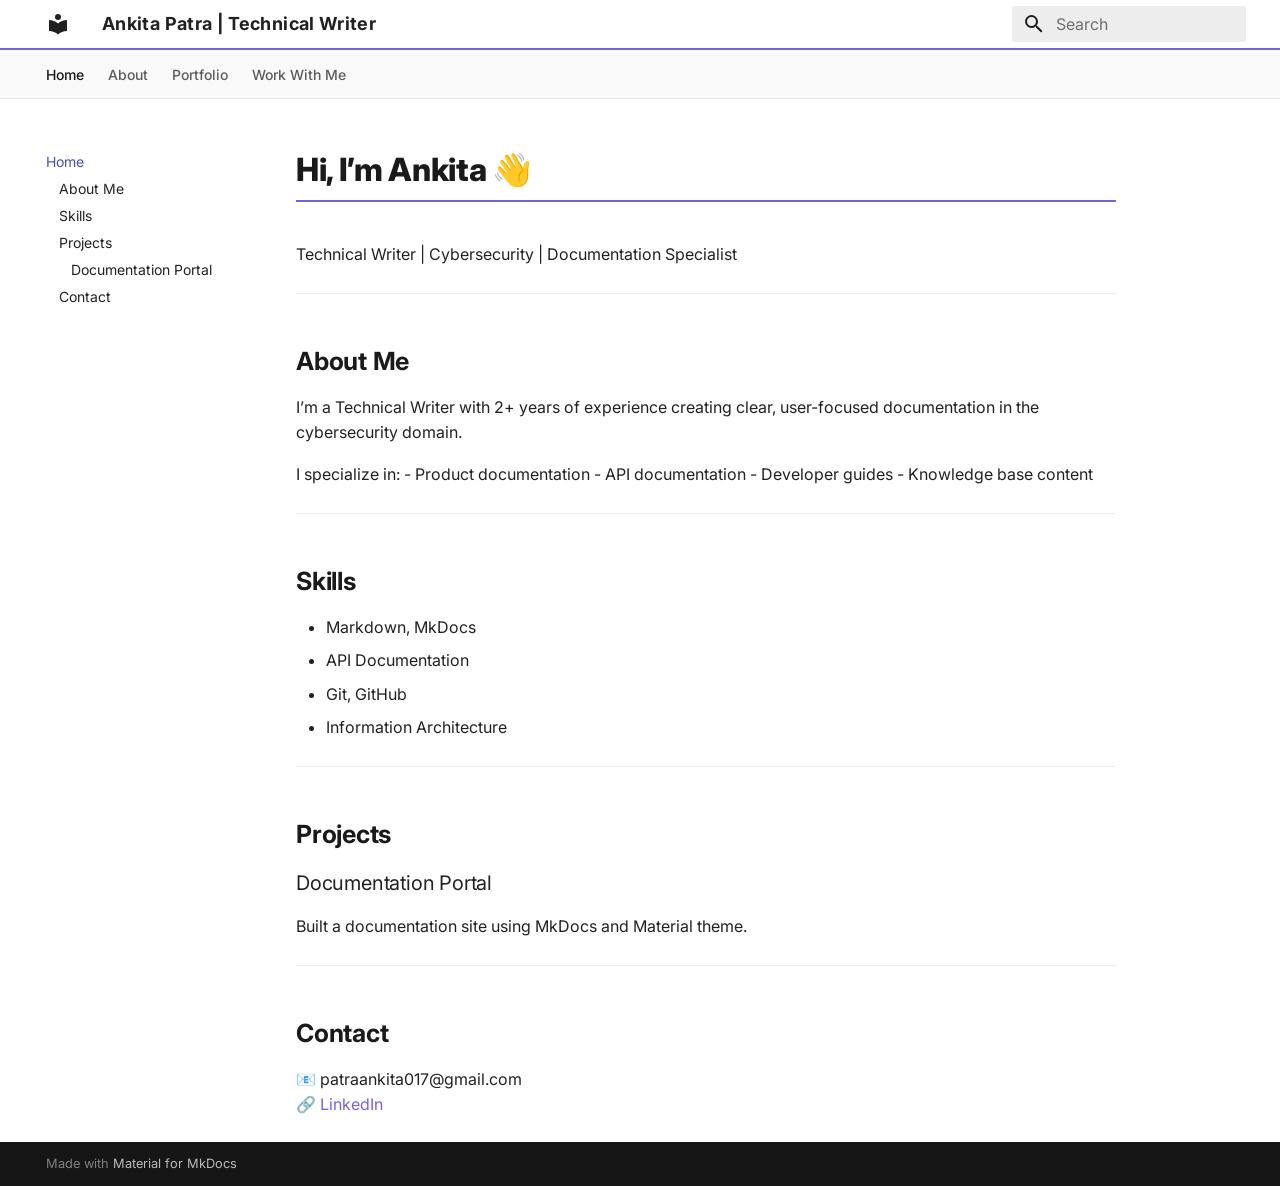
<file: index.html>
<!doctype html>
<html lang="en" class="no-js">
  <head>
    
      <meta charset="utf-8">
      <meta name="viewport" content="width=device-width,initial-scale=1">
      
        <meta name="description" content="Portfolio of Ankita, Technical Writer">
      
      
      
      
      
        <link rel="next" href="samples/kb-article/">
      
      
        
      
      
      <link rel="icon" href="assets/images/favicon.png">
      <meta name="generator" content="mkdocs-1.6.1, mkdocs-material-9.7.6">
    
    
      
        <title>Ankita Patra | Technical Writer</title>
      
    
    
      <link rel="stylesheet" href="assets/stylesheets/main.484c7ddc.min.css">
      
        
        <link rel="stylesheet" href="assets/stylesheets/palette.ab4e12ef.min.css">
      
      


    
    
      
    
    
      
        
        
        <link rel="preconnect" href="https://fonts.gstatic.com" crossorigin>
        <link rel="stylesheet" href="https://fonts.googleapis.com/css?family=Inter:300,300i,400,400i,700,700i%7CRoboto+Mono:400,400i,700,700i&display=fallback">
        <style>:root{--md-text-font:"Inter";--md-code-font:"Roboto Mono"}</style>
      
    
    
      <link rel="stylesheet" href="stylesheets/extra.css">
    
    <script>__md_scope=new URL(".",location),__md_hash=e=>[...e].reduce(((e,_)=>(e<<5)-e+_.charCodeAt(0)),0),__md_get=(e,_=localStorage,t=__md_scope)=>JSON.parse(_.getItem(t.pathname+"."+e)),__md_set=(e,_,t=localStorage,a=__md_scope)=>{try{t.setItem(a.pathname+"."+e,JSON.stringify(_))}catch(e){}}</script>
    
      

    
    
  </head>
  
  
    
    
    
    
    
    <body dir="ltr" data-md-color-scheme="default" data-md-color-primary="white" data-md-color-accent="green">
  
    
    <input class="md-toggle" data-md-toggle="drawer" type="checkbox" id="__drawer" autocomplete="off">
    <input class="md-toggle" data-md-toggle="search" type="checkbox" id="__search" autocomplete="off">
    <label class="md-overlay" for="__drawer"></label>
    <div data-md-component="skip">
      
        
        <a href="#hi-im-ankita" class="md-skip">
          Skip to content
        </a>
      
    </div>
    <div data-md-component="announce">
      
    </div>
    
    
      

<header class="md-header" data-md-component="header">
  <nav class="md-header__inner md-grid" aria-label="Header">
    <a href="." title="Ankita Patra | Technical Writer" class="md-header__button md-logo" aria-label="Ankita Patra | Technical Writer" data-md-component="logo">
      
  
  <svg xmlns="http://www.w3.org/2000/svg" viewBox="0 0 24 24"><path d="M12 8a3 3 0 0 0 3-3 3 3 0 0 0-3-3 3 3 0 0 0-3 3 3 3 0 0 0 3 3m0 3.54C9.64 9.35 6.5 8 3 8v11c3.5 0 6.64 1.35 9 3.54 2.36-2.19 5.5-3.54 9-3.54V8c-3.5 0-6.64 1.35-9 3.54"/></svg>

    </a>
    <label class="md-header__button md-icon" for="__drawer">
      
      <svg xmlns="http://www.w3.org/2000/svg" viewBox="0 0 24 24"><path d="M3 6h18v2H3zm0 5h18v2H3zm0 5h18v2H3z"/></svg>
    </label>
    <div class="md-header__title" data-md-component="header-title">
      <div class="md-header__ellipsis">
        <div class="md-header__topic">
          <span class="md-ellipsis">
            Ankita Patra | Technical Writer
          </span>
        </div>
        <div class="md-header__topic" data-md-component="header-topic">
          <span class="md-ellipsis">
            
              Home
            
          </span>
        </div>
      </div>
    </div>
    
      
    
    
    
    
      
      
        <label class="md-header__button md-icon" for="__search">
          
          <svg xmlns="http://www.w3.org/2000/svg" viewBox="0 0 24 24"><path d="M9.5 3A6.5 6.5 0 0 1 16 9.5c0 1.61-.59 3.09-1.56 4.23l.27.27h.79l5 5-1.5 1.5-5-5v-.79l-.27-.27A6.52 6.52 0 0 1 9.5 16 6.5 6.5 0 0 1 3 9.5 6.5 6.5 0 0 1 9.5 3m0 2C7 5 5 7 5 9.5S7 14 9.5 14 14 12 14 9.5 12 5 9.5 5"/></svg>
        </label>
        <div class="md-search" data-md-component="search" role="dialog">
  <label class="md-search__overlay" for="__search"></label>
  <div class="md-search__inner" role="search">
    <form class="md-search__form" name="search">
      <input type="text" class="md-search__input" name="query" aria-label="Search" placeholder="Search" autocapitalize="off" autocorrect="off" autocomplete="off" spellcheck="false" data-md-component="search-query" required>
      <label class="md-search__icon md-icon" for="__search">
        
        <svg xmlns="http://www.w3.org/2000/svg" viewBox="0 0 24 24"><path d="M9.5 3A6.5 6.5 0 0 1 16 9.5c0 1.61-.59 3.09-1.56 4.23l.27.27h.79l5 5-1.5 1.5-5-5v-.79l-.27-.27A6.52 6.52 0 0 1 9.5 16 6.5 6.5 0 0 1 3 9.5 6.5 6.5 0 0 1 9.5 3m0 2C7 5 5 7 5 9.5S7 14 9.5 14 14 12 14 9.5 12 5 9.5 5"/></svg>
        
        <svg xmlns="http://www.w3.org/2000/svg" viewBox="0 0 24 24"><path d="M20 11v2H8l5.5 5.5-1.42 1.42L4.16 12l7.92-7.92L13.5 5.5 8 11z"/></svg>
      </label>
      <nav class="md-search__options" aria-label="Search">
        
        <button type="reset" class="md-search__icon md-icon" title="Clear" aria-label="Clear" tabindex="-1">
          
          <svg xmlns="http://www.w3.org/2000/svg" viewBox="0 0 24 24"><path d="M19 6.41 17.59 5 12 10.59 6.41 5 5 6.41 10.59 12 5 17.59 6.41 19 12 13.41 17.59 19 19 17.59 13.41 12z"/></svg>
        </button>
      </nav>
      
    </form>
    <div class="md-search__output">
      <div class="md-search__scrollwrap" tabindex="0" data-md-scrollfix>
        <div class="md-search-result" data-md-component="search-result">
          <div class="md-search-result__meta">
            Initializing search
          </div>
          <ol class="md-search-result__list" role="presentation"></ol>
        </div>
      </div>
    </div>
  </div>
</div>
      
    
    
  </nav>
  
</header>
    
    <div class="md-container" data-md-component="container">
      
      
        
          
            
<nav class="md-tabs" aria-label="Tabs" data-md-component="tabs">
  <div class="md-grid">
    <ul class="md-tabs__list">
      
        
  
  
  
    
  
  
    <li class="md-tabs__item md-tabs__item--active">
      <a href="." class="md-tabs__link">
        
  
  
    
  
  Home

      </a>
    </li>
  

      
        
  
  
  
  
    <li class="md-tabs__item">
      <a href="about.md" class="md-tabs__link">
        
  
  
    
  
  About

      </a>
    </li>
  

      
        
  
  
  
  
    
    
      <li class="md-tabs__item">
        <a href="portfolio.md" class="md-tabs__link">
          
  
  
  Portfolio

        </a>
      </li>
    
  

      
        
  
  
  
  
    <li class="md-tabs__item">
      <a href="work-with-me.md" class="md-tabs__link">
        
  
  
    
  
  Work With Me

      </a>
    </li>
  

      
    </ul>
  </div>
</nav>
          
        
      
      <main class="md-main" data-md-component="main">
        <div class="md-main__inner md-grid">
          
            
              
              <div class="md-sidebar md-sidebar--primary" data-md-component="sidebar" data-md-type="navigation" >
                <div class="md-sidebar__scrollwrap">
                  <div class="md-sidebar__inner">
                    


  


  

<nav class="md-nav md-nav--primary md-nav--lifted md-nav--integrated" aria-label="Navigation" data-md-level="0">
  <label class="md-nav__title" for="__drawer">
    <a href="." title="Ankita Patra | Technical Writer" class="md-nav__button md-logo" aria-label="Ankita Patra | Technical Writer" data-md-component="logo">
      
  
  <svg xmlns="http://www.w3.org/2000/svg" viewBox="0 0 24 24"><path d="M12 8a3 3 0 0 0 3-3 3 3 0 0 0-3-3 3 3 0 0 0-3 3 3 3 0 0 0 3 3m0 3.54C9.64 9.35 6.5 8 3 8v11c3.5 0 6.64 1.35 9 3.54 2.36-2.19 5.5-3.54 9-3.54V8c-3.5 0-6.64 1.35-9 3.54"/></svg>

    </a>
    Ankita Patra | Technical Writer
  </label>
  
  <ul class="md-nav__list" data-md-scrollfix>
    
      
      
  
  
    
  
  
  
    <li class="md-nav__item md-nav__item--active">
      
      <input class="md-nav__toggle md-toggle" type="checkbox" id="__toc">
      
      
        
      
      
        <label class="md-nav__link md-nav__link--active" for="__toc">
          
  
  
  <span class="md-ellipsis">
    
  
    Home
  

    
  </span>
  
  

          <span class="md-nav__icon md-icon"></span>
        </label>
      
      <a href="." class="md-nav__link md-nav__link--active">
        
  
  
  <span class="md-ellipsis">
    
  
    Home
  

    
  </span>
  
  

      </a>
      
        

<nav class="md-nav md-nav--secondary" aria-label="Table of contents">
  
  
  
    
  
  
    <label class="md-nav__title" for="__toc">
      <span class="md-nav__icon md-icon"></span>
      Table of contents
    </label>
    <ul class="md-nav__list" data-md-component="toc" data-md-scrollfix>
      
        <li class="md-nav__item">
  <a href="#about-me" class="md-nav__link">
    <span class="md-ellipsis">
      
        About Me
      
    </span>
  </a>
  
</li>
      
        <li class="md-nav__item">
  <a href="#skills" class="md-nav__link">
    <span class="md-ellipsis">
      
        Skills
      
    </span>
  </a>
  
</li>
      
        <li class="md-nav__item">
  <a href="#projects" class="md-nav__link">
    <span class="md-ellipsis">
      
        Projects
      
    </span>
  </a>
  
    <nav class="md-nav" aria-label="Projects">
      <ul class="md-nav__list">
        
          <li class="md-nav__item">
  <a href="#documentation-portal" class="md-nav__link">
    <span class="md-ellipsis">
      
        Documentation Portal
      
    </span>
  </a>
  
</li>
        
      </ul>
    </nav>
  
</li>
      
        <li class="md-nav__item">
  <a href="#contact" class="md-nav__link">
    <span class="md-ellipsis">
      
        Contact
      
    </span>
  </a>
  
</li>
      
    </ul>
  
</nav>
      
    </li>
  

    
      
      
  
  
  
  
    <li class="md-nav__item">
      <a href="about.md" class="md-nav__link">
        
  
  
  <span class="md-ellipsis">
    
  
    About
  

    
  </span>
  
  

      </a>
    </li>
  

    
      
      
  
  
  
  
    
    
    
    
      
      
        
      
    
    
    <li class="md-nav__item md-nav__item--nested">
      
        
        
        <input class="md-nav__toggle md-toggle " type="checkbox" id="__nav_3" >
        
          
          <label class="md-nav__link" for="__nav_3" id="__nav_3_label" tabindex="0">
            
  
  
  <span class="md-ellipsis">
    
  
    Portfolio
  

    
  </span>
  
  

            <span class="md-nav__icon md-icon"></span>
          </label>
        
        <nav class="md-nav" data-md-level="1" aria-labelledby="__nav_3_label" aria-expanded="false">
          <label class="md-nav__title" for="__nav_3">
            <span class="md-nav__icon md-icon"></span>
            
  
    Portfolio
  

          </label>
          <ul class="md-nav__list" data-md-scrollfix>
            
              
                
  
  
  
  
    <li class="md-nav__item">
      <a href="portfolio.md" class="md-nav__link">
        
  
  
  <span class="md-ellipsis">
    
  
    Overview
  

    
  </span>
  
  

      </a>
    </li>
  

              
            
              
                
  
  
  
  
    <li class="md-nav__item">
      <a href="samples/kb-article/" class="md-nav__link">
        
  
  
  <span class="md-ellipsis">
    
  
    KB Article
  

    
  </span>
  
  

      </a>
    </li>
  

              
            
              
                
  
  
  
  
    <li class="md-nav__item">
      <a href="samples/integration-guide/" class="md-nav__link">
        
  
  
  <span class="md-ellipsis">
    
  
    Integration Guide
  

    
  </span>
  
  

      </a>
    </li>
  

              
            
              
                
  
  
  
  
    <li class="md-nav__item">
      <a href="samples/api-reference/" class="md-nav__link">
        
  
  
  <span class="md-ellipsis">
    
  
    API Reference
  

    
  </span>
  
  

      </a>
    </li>
  

              
            
          </ul>
        </nav>
      
    </li>
  

    
      
      
  
  
  
  
    <li class="md-nav__item">
      <a href="work-with-me.md" class="md-nav__link">
        
  
  
  <span class="md-ellipsis">
    
  
    Work With Me
  

    
  </span>
  
  

      </a>
    </li>
  

    
  </ul>
</nav>
                  </div>
                </div>
              </div>
            
            
          
          
            <div class="md-content" data-md-component="content">
              
              <article class="md-content__inner md-typeset">
                
                  



<h1 id="hi-im-ankita">Hi, I’m Ankita 👋</h1>
<p>Technical Writer | Cybersecurity | Documentation Specialist</p>
<hr />
<h2 id="about-me">About Me</h2>
<p>I’m a Technical Writer with 2+ years of experience creating clear, user-focused documentation in the cybersecurity domain.</p>
<p>I specialize in:
- Product documentation
- API documentation
- Developer guides
- Knowledge base content</p>
<hr />
<h2 id="skills">Skills</h2>
<ul>
<li>Markdown, MkDocs</li>
<li>API Documentation</li>
<li>Git, GitHub</li>
<li>Information Architecture</li>
</ul>
<hr />
<h2 id="projects">Projects</h2>
<h3 id="documentation-portal">Documentation Portal</h3>
<p>Built a documentation site using MkDocs and Material theme.</p>
<hr />
<h2 id="contact">Contact</h2>
<p>📧 patraankita017@gmail.com<br />
🔗 <a href="https://www.linkedin.com/in/ankita-patra-501a0827b/">LinkedIn</a></p>












                
              </article>
            </div>
          
          
<script>var target=document.getElementById(location.hash.slice(1));target&&target.name&&(target.checked=target.name.startsWith("__tabbed_"))</script>
        </div>
        
          <button type="button" class="md-top md-icon" data-md-component="top" hidden>
  
  <svg xmlns="http://www.w3.org/2000/svg" viewBox="0 0 24 24"><path d="M13 20h-2V8l-5.5 5.5-1.42-1.42L12 4.16l7.92 7.92-1.42 1.42L13 8z"/></svg>
  Back to top
</button>
        
      </main>
      
        <footer class="md-footer">
  
  <div class="md-footer-meta md-typeset">
    <div class="md-footer-meta__inner md-grid">
      <div class="md-copyright">
  
  
    Made with
    <a href="https://squidfunk.github.io/mkdocs-material/" target="_blank" rel="noopener">
      Material for MkDocs
    </a>
  
</div>
      
    </div>
  </div>
</footer>
      
    </div>
    <div class="md-dialog" data-md-component="dialog">
      <div class="md-dialog__inner md-typeset"></div>
    </div>
    
    
    
      
      
      <script id="__config" type="application/json">{"annotate": null, "base": ".", "features": ["navigation.tabs", "navigation.top", "navigation.sections", "toc.integrate", "header.autohide"], "search": "assets/javascripts/workers/search.2c215733.min.js", "tags": null, "translations": {"clipboard.copied": "Copied to clipboard", "clipboard.copy": "Copy to clipboard", "search.result.more.one": "1 more on this page", "search.result.more.other": "# more on this page", "search.result.none": "No matching documents", "search.result.one": "1 matching document", "search.result.other": "# matching documents", "search.result.placeholder": "Type to start searching", "search.result.term.missing": "Missing", "select.version": "Select version"}, "version": null}</script>
    
    
      <script src="assets/javascripts/bundle.79ae519e.min.js"></script>
      
    
  </body>
</html>
</file>
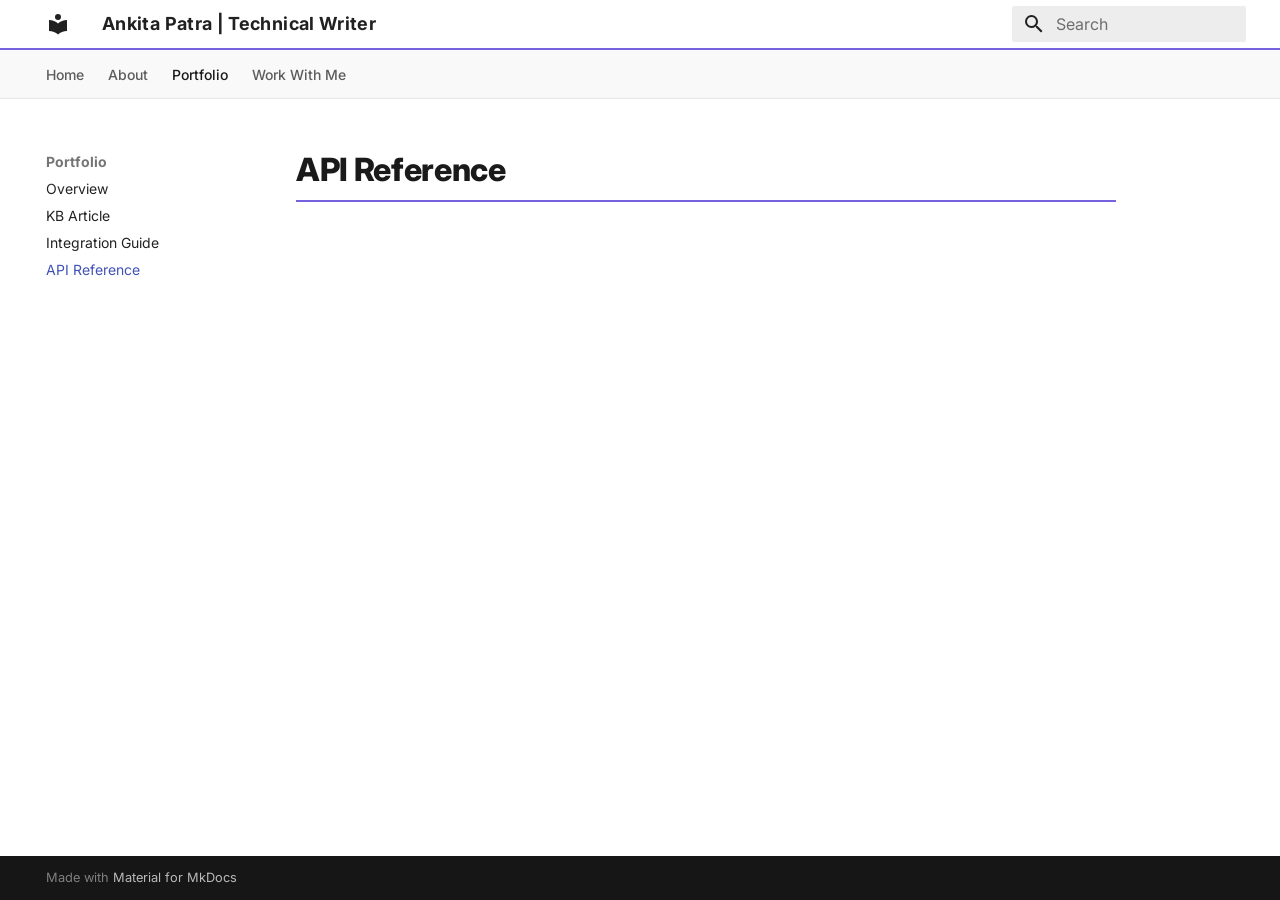
<file: samples/api-reference/index.html>
<!doctype html>
<html lang="en" class="no-js">
  <head>
    
      <meta charset="utf-8">
      <meta name="viewport" content="width=device-width,initial-scale=1">
      
        <meta name="description" content="Portfolio of Ankita, Technical Writer">
      
      
      
      
        <link rel="prev" href="../integration-guide/">
      
      
      
        
      
      
      <link rel="icon" href="../../assets/images/favicon.png">
      <meta name="generator" content="mkdocs-1.6.1, mkdocs-material-9.7.6">
    
    
      
        <title>API Reference - Ankita Patra | Technical Writer</title>
      
    
    
      <link rel="stylesheet" href="../../assets/stylesheets/main.484c7ddc.min.css">
      
        
        <link rel="stylesheet" href="../../assets/stylesheets/palette.ab4e12ef.min.css">
      
      


    
    
      
    
    
      
        
        
        <link rel="preconnect" href="https://fonts.gstatic.com" crossorigin>
        <link rel="stylesheet" href="https://fonts.googleapis.com/css?family=Inter:300,300i,400,400i,700,700i%7CRoboto+Mono:400,400i,700,700i&display=fallback">
        <style>:root{--md-text-font:"Inter";--md-code-font:"Roboto Mono"}</style>
      
    
    
      <link rel="stylesheet" href="../../stylesheets/extra.css">
    
    <script>__md_scope=new URL("../..",location),__md_hash=e=>[...e].reduce(((e,_)=>(e<<5)-e+_.charCodeAt(0)),0),__md_get=(e,_=localStorage,t=__md_scope)=>JSON.parse(_.getItem(t.pathname+"."+e)),__md_set=(e,_,t=localStorage,a=__md_scope)=>{try{t.setItem(a.pathname+"."+e,JSON.stringify(_))}catch(e){}}</script>
    
      

    
    
  </head>
  
  
    
    
    
    
    
    <body dir="ltr" data-md-color-scheme="default" data-md-color-primary="white" data-md-color-accent="green">
  
    
    <input class="md-toggle" data-md-toggle="drawer" type="checkbox" id="__drawer" autocomplete="off">
    <input class="md-toggle" data-md-toggle="search" type="checkbox" id="__search" autocomplete="off">
    <label class="md-overlay" for="__drawer"></label>
    <div data-md-component="skip">
      
    </div>
    <div data-md-component="announce">
      
    </div>
    
    
      

<header class="md-header" data-md-component="header">
  <nav class="md-header__inner md-grid" aria-label="Header">
    <a href="../.." title="Ankita Patra | Technical Writer" class="md-header__button md-logo" aria-label="Ankita Patra | Technical Writer" data-md-component="logo">
      
  
  <svg xmlns="http://www.w3.org/2000/svg" viewBox="0 0 24 24"><path d="M12 8a3 3 0 0 0 3-3 3 3 0 0 0-3-3 3 3 0 0 0-3 3 3 3 0 0 0 3 3m0 3.54C9.64 9.35 6.5 8 3 8v11c3.5 0 6.64 1.35 9 3.54 2.36-2.19 5.5-3.54 9-3.54V8c-3.5 0-6.64 1.35-9 3.54"/></svg>

    </a>
    <label class="md-header__button md-icon" for="__drawer">
      
      <svg xmlns="http://www.w3.org/2000/svg" viewBox="0 0 24 24"><path d="M3 6h18v2H3zm0 5h18v2H3zm0 5h18v2H3z"/></svg>
    </label>
    <div class="md-header__title" data-md-component="header-title">
      <div class="md-header__ellipsis">
        <div class="md-header__topic">
          <span class="md-ellipsis">
            Ankita Patra | Technical Writer
          </span>
        </div>
        <div class="md-header__topic" data-md-component="header-topic">
          <span class="md-ellipsis">
            
              API Reference
            
          </span>
        </div>
      </div>
    </div>
    
      
    
    
    
    
      
      
        <label class="md-header__button md-icon" for="__search">
          
          <svg xmlns="http://www.w3.org/2000/svg" viewBox="0 0 24 24"><path d="M9.5 3A6.5 6.5 0 0 1 16 9.5c0 1.61-.59 3.09-1.56 4.23l.27.27h.79l5 5-1.5 1.5-5-5v-.79l-.27-.27A6.52 6.52 0 0 1 9.5 16 6.5 6.5 0 0 1 3 9.5 6.5 6.5 0 0 1 9.5 3m0 2C7 5 5 7 5 9.5S7 14 9.5 14 14 12 14 9.5 12 5 9.5 5"/></svg>
        </label>
        <div class="md-search" data-md-component="search" role="dialog">
  <label class="md-search__overlay" for="__search"></label>
  <div class="md-search__inner" role="search">
    <form class="md-search__form" name="search">
      <input type="text" class="md-search__input" name="query" aria-label="Search" placeholder="Search" autocapitalize="off" autocorrect="off" autocomplete="off" spellcheck="false" data-md-component="search-query" required>
      <label class="md-search__icon md-icon" for="__search">
        
        <svg xmlns="http://www.w3.org/2000/svg" viewBox="0 0 24 24"><path d="M9.5 3A6.5 6.5 0 0 1 16 9.5c0 1.61-.59 3.09-1.56 4.23l.27.27h.79l5 5-1.5 1.5-5-5v-.79l-.27-.27A6.52 6.52 0 0 1 9.5 16 6.5 6.5 0 0 1 3 9.5 6.5 6.5 0 0 1 9.5 3m0 2C7 5 5 7 5 9.5S7 14 9.5 14 14 12 14 9.5 12 5 9.5 5"/></svg>
        
        <svg xmlns="http://www.w3.org/2000/svg" viewBox="0 0 24 24"><path d="M20 11v2H8l5.5 5.5-1.42 1.42L4.16 12l7.92-7.92L13.5 5.5 8 11z"/></svg>
      </label>
      <nav class="md-search__options" aria-label="Search">
        
        <button type="reset" class="md-search__icon md-icon" title="Clear" aria-label="Clear" tabindex="-1">
          
          <svg xmlns="http://www.w3.org/2000/svg" viewBox="0 0 24 24"><path d="M19 6.41 17.59 5 12 10.59 6.41 5 5 6.41 10.59 12 5 17.59 6.41 19 12 13.41 17.59 19 19 17.59 13.41 12z"/></svg>
        </button>
      </nav>
      
    </form>
    <div class="md-search__output">
      <div class="md-search__scrollwrap" tabindex="0" data-md-scrollfix>
        <div class="md-search-result" data-md-component="search-result">
          <div class="md-search-result__meta">
            Initializing search
          </div>
          <ol class="md-search-result__list" role="presentation"></ol>
        </div>
      </div>
    </div>
  </div>
</div>
      
    
    
  </nav>
  
</header>
    
    <div class="md-container" data-md-component="container">
      
      
        
          
            
<nav class="md-tabs" aria-label="Tabs" data-md-component="tabs">
  <div class="md-grid">
    <ul class="md-tabs__list">
      
        
  
  
  
  
    <li class="md-tabs__item">
      <a href="../.." class="md-tabs__link">
        
  
  
    
  
  Home

      </a>
    </li>
  

      
        
  
  
  
  
    <li class="md-tabs__item">
      <a href="../../about.md" class="md-tabs__link">
        
  
  
    
  
  About

      </a>
    </li>
  

      
        
  
  
  
    
  
  
    
    
      <li class="md-tabs__item md-tabs__item--active">
        <a href="../../portfolio.md" class="md-tabs__link">
          
  
  
  Portfolio

        </a>
      </li>
    
  

      
        
  
  
  
  
    <li class="md-tabs__item">
      <a href="../../work-with-me.md" class="md-tabs__link">
        
  
  
    
  
  Work With Me

      </a>
    </li>
  

      
    </ul>
  </div>
</nav>
          
        
      
      <main class="md-main" data-md-component="main">
        <div class="md-main__inner md-grid">
          
            
              
              <div class="md-sidebar md-sidebar--primary" data-md-component="sidebar" data-md-type="navigation" >
                <div class="md-sidebar__scrollwrap">
                  <div class="md-sidebar__inner">
                    


  


  

<nav class="md-nav md-nav--primary md-nav--lifted md-nav--integrated" aria-label="Navigation" data-md-level="0">
  <label class="md-nav__title" for="__drawer">
    <a href="../.." title="Ankita Patra | Technical Writer" class="md-nav__button md-logo" aria-label="Ankita Patra | Technical Writer" data-md-component="logo">
      
  
  <svg xmlns="http://www.w3.org/2000/svg" viewBox="0 0 24 24"><path d="M12 8a3 3 0 0 0 3-3 3 3 0 0 0-3-3 3 3 0 0 0-3 3 3 3 0 0 0 3 3m0 3.54C9.64 9.35 6.5 8 3 8v11c3.5 0 6.64 1.35 9 3.54 2.36-2.19 5.5-3.54 9-3.54V8c-3.5 0-6.64 1.35-9 3.54"/></svg>

    </a>
    Ankita Patra | Technical Writer
  </label>
  
  <ul class="md-nav__list" data-md-scrollfix>
    
      
      
  
  
  
  
    <li class="md-nav__item">
      <a href="../.." class="md-nav__link">
        
  
  
  <span class="md-ellipsis">
    
  
    Home
  

    
  </span>
  
  

      </a>
    </li>
  

    
      
      
  
  
  
  
    <li class="md-nav__item">
      <a href="../../about.md" class="md-nav__link">
        
  
  
  <span class="md-ellipsis">
    
  
    About
  

    
  </span>
  
  

      </a>
    </li>
  

    
      
      
  
  
    
  
  
  
    
    
    
    
      
        
        
      
      
        
      
    
    
    <li class="md-nav__item md-nav__item--active md-nav__item--section md-nav__item--nested">
      
        
        
        <input class="md-nav__toggle md-toggle " type="checkbox" id="__nav_3" checked>
        
          
          <label class="md-nav__link" for="__nav_3" id="__nav_3_label" tabindex="">
            
  
  
  <span class="md-ellipsis">
    
  
    Portfolio
  

    
  </span>
  
  

            <span class="md-nav__icon md-icon"></span>
          </label>
        
        <nav class="md-nav" data-md-level="1" aria-labelledby="__nav_3_label" aria-expanded="true">
          <label class="md-nav__title" for="__nav_3">
            <span class="md-nav__icon md-icon"></span>
            
  
    Portfolio
  

          </label>
          <ul class="md-nav__list" data-md-scrollfix>
            
              
                
  
  
  
  
    <li class="md-nav__item">
      <a href="../../portfolio.md" class="md-nav__link">
        
  
  
  <span class="md-ellipsis">
    
  
    Overview
  

    
  </span>
  
  

      </a>
    </li>
  

              
            
              
                
  
  
  
  
    <li class="md-nav__item">
      <a href="../kb-article/" class="md-nav__link">
        
  
  
  <span class="md-ellipsis">
    
  
    KB Article
  

    
  </span>
  
  

      </a>
    </li>
  

              
            
              
                
  
  
  
  
    <li class="md-nav__item">
      <a href="../integration-guide/" class="md-nav__link">
        
  
  
  <span class="md-ellipsis">
    
  
    Integration Guide
  

    
  </span>
  
  

      </a>
    </li>
  

              
            
              
                
  
  
    
  
  
  
    <li class="md-nav__item md-nav__item--active">
      
      <input class="md-nav__toggle md-toggle" type="checkbox" id="__toc">
      
      
      
      <a href="./" class="md-nav__link md-nav__link--active">
        
  
  
  <span class="md-ellipsis">
    
  
    API Reference
  

    
  </span>
  
  

      </a>
      
    </li>
  

              
            
          </ul>
        </nav>
      
    </li>
  

    
      
      
  
  
  
  
    <li class="md-nav__item">
      <a href="../../work-with-me.md" class="md-nav__link">
        
  
  
  <span class="md-ellipsis">
    
  
    Work With Me
  

    
  </span>
  
  

      </a>
    </li>
  

    
  </ul>
</nav>
                  </div>
                </div>
              </div>
            
            
          
          
            <div class="md-content" data-md-component="content">
              
              <article class="md-content__inner md-typeset">
                
                  



  <h1>API Reference</h1>














                
              </article>
            </div>
          
          
<script>var target=document.getElementById(location.hash.slice(1));target&&target.name&&(target.checked=target.name.startsWith("__tabbed_"))</script>
        </div>
        
          <button type="button" class="md-top md-icon" data-md-component="top" hidden>
  
  <svg xmlns="http://www.w3.org/2000/svg" viewBox="0 0 24 24"><path d="M13 20h-2V8l-5.5 5.5-1.42-1.42L12 4.16l7.92 7.92-1.42 1.42L13 8z"/></svg>
  Back to top
</button>
        
      </main>
      
        <footer class="md-footer">
  
  <div class="md-footer-meta md-typeset">
    <div class="md-footer-meta__inner md-grid">
      <div class="md-copyright">
  
  
    Made with
    <a href="https://squidfunk.github.io/mkdocs-material/" target="_blank" rel="noopener">
      Material for MkDocs
    </a>
  
</div>
      
    </div>
  </div>
</footer>
      
    </div>
    <div class="md-dialog" data-md-component="dialog">
      <div class="md-dialog__inner md-typeset"></div>
    </div>
    
    
    
      
      
      <script id="__config" type="application/json">{"annotate": null, "base": "../..", "features": ["navigation.tabs", "navigation.top", "navigation.sections", "toc.integrate", "header.autohide"], "search": "../../assets/javascripts/workers/search.2c215733.min.js", "tags": null, "translations": {"clipboard.copied": "Copied to clipboard", "clipboard.copy": "Copy to clipboard", "search.result.more.one": "1 more on this page", "search.result.more.other": "# more on this page", "search.result.none": "No matching documents", "search.result.one": "1 matching document", "search.result.other": "# matching documents", "search.result.placeholder": "Type to start searching", "search.result.term.missing": "Missing", "select.version": "Select version"}, "version": null}</script>
    
    
      <script src="../../assets/javascripts/bundle.79ae519e.min.js"></script>
      
    
  </body>
</html>
</file>
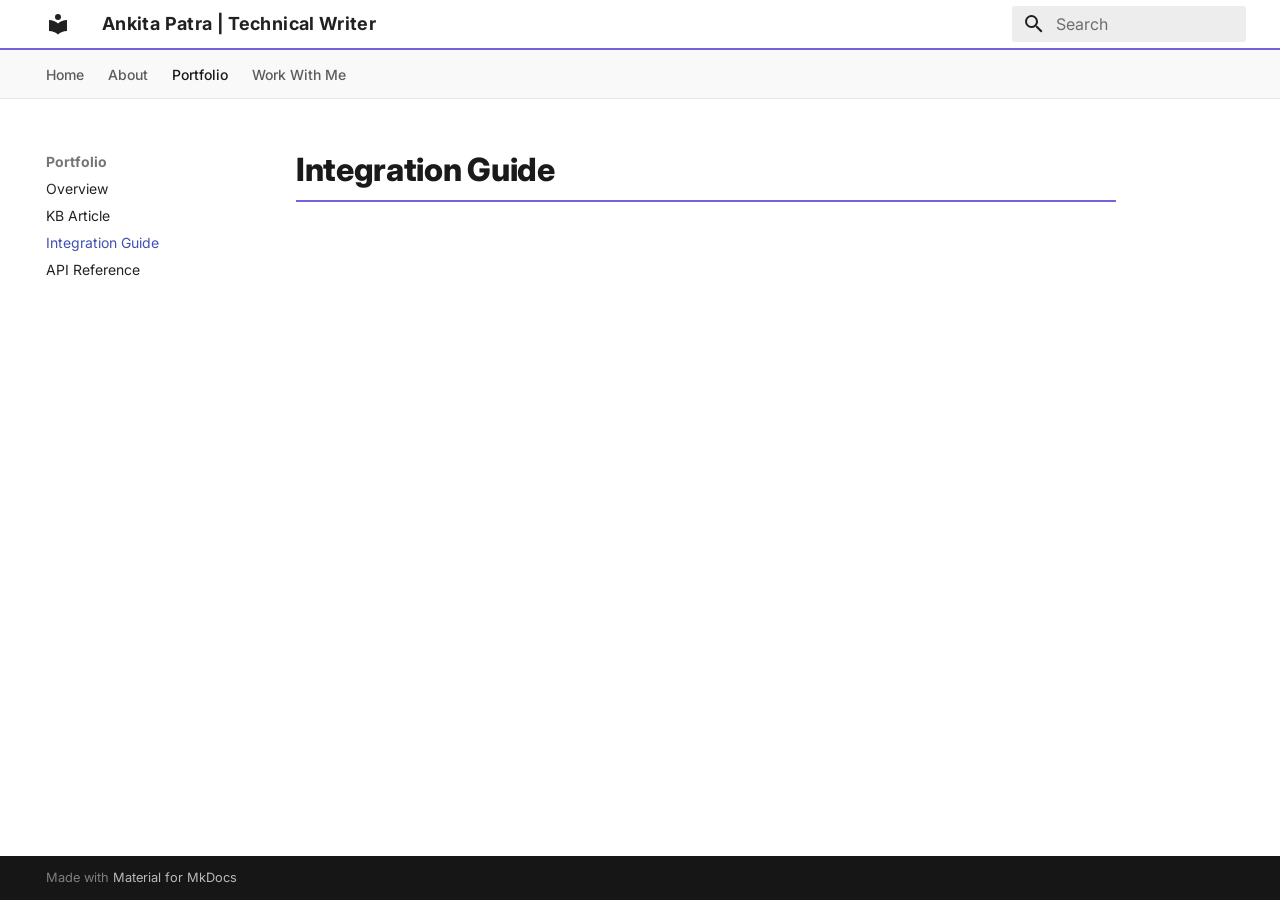
<file: samples/integration-guide/index.html>
<!doctype html>
<html lang="en" class="no-js">
  <head>
    
      <meta charset="utf-8">
      <meta name="viewport" content="width=device-width,initial-scale=1">
      
        <meta name="description" content="Portfolio of Ankita, Technical Writer">
      
      
      
      
        <link rel="prev" href="../kb-article/">
      
      
        <link rel="next" href="../api-reference/">
      
      
        
      
      
      <link rel="icon" href="../../assets/images/favicon.png">
      <meta name="generator" content="mkdocs-1.6.1, mkdocs-material-9.7.6">
    
    
      
        <title>Integration Guide - Ankita Patra | Technical Writer</title>
      
    
    
      <link rel="stylesheet" href="../../assets/stylesheets/main.484c7ddc.min.css">
      
        
        <link rel="stylesheet" href="../../assets/stylesheets/palette.ab4e12ef.min.css">
      
      


    
    
      
    
    
      
        
        
        <link rel="preconnect" href="https://fonts.gstatic.com" crossorigin>
        <link rel="stylesheet" href="https://fonts.googleapis.com/css?family=Inter:300,300i,400,400i,700,700i%7CRoboto+Mono:400,400i,700,700i&display=fallback">
        <style>:root{--md-text-font:"Inter";--md-code-font:"Roboto Mono"}</style>
      
    
    
      <link rel="stylesheet" href="../../stylesheets/extra.css">
    
    <script>__md_scope=new URL("../..",location),__md_hash=e=>[...e].reduce(((e,_)=>(e<<5)-e+_.charCodeAt(0)),0),__md_get=(e,_=localStorage,t=__md_scope)=>JSON.parse(_.getItem(t.pathname+"."+e)),__md_set=(e,_,t=localStorage,a=__md_scope)=>{try{t.setItem(a.pathname+"."+e,JSON.stringify(_))}catch(e){}}</script>
    
      

    
    
  </head>
  
  
    
    
    
    
    
    <body dir="ltr" data-md-color-scheme="default" data-md-color-primary="white" data-md-color-accent="green">
  
    
    <input class="md-toggle" data-md-toggle="drawer" type="checkbox" id="__drawer" autocomplete="off">
    <input class="md-toggle" data-md-toggle="search" type="checkbox" id="__search" autocomplete="off">
    <label class="md-overlay" for="__drawer"></label>
    <div data-md-component="skip">
      
    </div>
    <div data-md-component="announce">
      
    </div>
    
    
      

<header class="md-header" data-md-component="header">
  <nav class="md-header__inner md-grid" aria-label="Header">
    <a href="../.." title="Ankita Patra | Technical Writer" class="md-header__button md-logo" aria-label="Ankita Patra | Technical Writer" data-md-component="logo">
      
  
  <svg xmlns="http://www.w3.org/2000/svg" viewBox="0 0 24 24"><path d="M12 8a3 3 0 0 0 3-3 3 3 0 0 0-3-3 3 3 0 0 0-3 3 3 3 0 0 0 3 3m0 3.54C9.64 9.35 6.5 8 3 8v11c3.5 0 6.64 1.35 9 3.54 2.36-2.19 5.5-3.54 9-3.54V8c-3.5 0-6.64 1.35-9 3.54"/></svg>

    </a>
    <label class="md-header__button md-icon" for="__drawer">
      
      <svg xmlns="http://www.w3.org/2000/svg" viewBox="0 0 24 24"><path d="M3 6h18v2H3zm0 5h18v2H3zm0 5h18v2H3z"/></svg>
    </label>
    <div class="md-header__title" data-md-component="header-title">
      <div class="md-header__ellipsis">
        <div class="md-header__topic">
          <span class="md-ellipsis">
            Ankita Patra | Technical Writer
          </span>
        </div>
        <div class="md-header__topic" data-md-component="header-topic">
          <span class="md-ellipsis">
            
              Integration Guide
            
          </span>
        </div>
      </div>
    </div>
    
      
    
    
    
    
      
      
        <label class="md-header__button md-icon" for="__search">
          
          <svg xmlns="http://www.w3.org/2000/svg" viewBox="0 0 24 24"><path d="M9.5 3A6.5 6.5 0 0 1 16 9.5c0 1.61-.59 3.09-1.56 4.23l.27.27h.79l5 5-1.5 1.5-5-5v-.79l-.27-.27A6.52 6.52 0 0 1 9.5 16 6.5 6.5 0 0 1 3 9.5 6.5 6.5 0 0 1 9.5 3m0 2C7 5 5 7 5 9.5S7 14 9.5 14 14 12 14 9.5 12 5 9.5 5"/></svg>
        </label>
        <div class="md-search" data-md-component="search" role="dialog">
  <label class="md-search__overlay" for="__search"></label>
  <div class="md-search__inner" role="search">
    <form class="md-search__form" name="search">
      <input type="text" class="md-search__input" name="query" aria-label="Search" placeholder="Search" autocapitalize="off" autocorrect="off" autocomplete="off" spellcheck="false" data-md-component="search-query" required>
      <label class="md-search__icon md-icon" for="__search">
        
        <svg xmlns="http://www.w3.org/2000/svg" viewBox="0 0 24 24"><path d="M9.5 3A6.5 6.5 0 0 1 16 9.5c0 1.61-.59 3.09-1.56 4.23l.27.27h.79l5 5-1.5 1.5-5-5v-.79l-.27-.27A6.52 6.52 0 0 1 9.5 16 6.5 6.5 0 0 1 3 9.5 6.5 6.5 0 0 1 9.5 3m0 2C7 5 5 7 5 9.5S7 14 9.5 14 14 12 14 9.5 12 5 9.5 5"/></svg>
        
        <svg xmlns="http://www.w3.org/2000/svg" viewBox="0 0 24 24"><path d="M20 11v2H8l5.5 5.5-1.42 1.42L4.16 12l7.92-7.92L13.5 5.5 8 11z"/></svg>
      </label>
      <nav class="md-search__options" aria-label="Search">
        
        <button type="reset" class="md-search__icon md-icon" title="Clear" aria-label="Clear" tabindex="-1">
          
          <svg xmlns="http://www.w3.org/2000/svg" viewBox="0 0 24 24"><path d="M19 6.41 17.59 5 12 10.59 6.41 5 5 6.41 10.59 12 5 17.59 6.41 19 12 13.41 17.59 19 19 17.59 13.41 12z"/></svg>
        </button>
      </nav>
      
    </form>
    <div class="md-search__output">
      <div class="md-search__scrollwrap" tabindex="0" data-md-scrollfix>
        <div class="md-search-result" data-md-component="search-result">
          <div class="md-search-result__meta">
            Initializing search
          </div>
          <ol class="md-search-result__list" role="presentation"></ol>
        </div>
      </div>
    </div>
  </div>
</div>
      
    
    
  </nav>
  
</header>
    
    <div class="md-container" data-md-component="container">
      
      
        
          
            
<nav class="md-tabs" aria-label="Tabs" data-md-component="tabs">
  <div class="md-grid">
    <ul class="md-tabs__list">
      
        
  
  
  
  
    <li class="md-tabs__item">
      <a href="../.." class="md-tabs__link">
        
  
  
    
  
  Home

      </a>
    </li>
  

      
        
  
  
  
  
    <li class="md-tabs__item">
      <a href="../../about.md" class="md-tabs__link">
        
  
  
    
  
  About

      </a>
    </li>
  

      
        
  
  
  
    
  
  
    
    
      <li class="md-tabs__item md-tabs__item--active">
        <a href="../../portfolio.md" class="md-tabs__link">
          
  
  
  Portfolio

        </a>
      </li>
    
  

      
        
  
  
  
  
    <li class="md-tabs__item">
      <a href="../../work-with-me.md" class="md-tabs__link">
        
  
  
    
  
  Work With Me

      </a>
    </li>
  

      
    </ul>
  </div>
</nav>
          
        
      
      <main class="md-main" data-md-component="main">
        <div class="md-main__inner md-grid">
          
            
              
              <div class="md-sidebar md-sidebar--primary" data-md-component="sidebar" data-md-type="navigation" >
                <div class="md-sidebar__scrollwrap">
                  <div class="md-sidebar__inner">
                    


  


  

<nav class="md-nav md-nav--primary md-nav--lifted md-nav--integrated" aria-label="Navigation" data-md-level="0">
  <label class="md-nav__title" for="__drawer">
    <a href="../.." title="Ankita Patra | Technical Writer" class="md-nav__button md-logo" aria-label="Ankita Patra | Technical Writer" data-md-component="logo">
      
  
  <svg xmlns="http://www.w3.org/2000/svg" viewBox="0 0 24 24"><path d="M12 8a3 3 0 0 0 3-3 3 3 0 0 0-3-3 3 3 0 0 0-3 3 3 3 0 0 0 3 3m0 3.54C9.64 9.35 6.5 8 3 8v11c3.5 0 6.64 1.35 9 3.54 2.36-2.19 5.5-3.54 9-3.54V8c-3.5 0-6.64 1.35-9 3.54"/></svg>

    </a>
    Ankita Patra | Technical Writer
  </label>
  
  <ul class="md-nav__list" data-md-scrollfix>
    
      
      
  
  
  
  
    <li class="md-nav__item">
      <a href="../.." class="md-nav__link">
        
  
  
  <span class="md-ellipsis">
    
  
    Home
  

    
  </span>
  
  

      </a>
    </li>
  

    
      
      
  
  
  
  
    <li class="md-nav__item">
      <a href="../../about.md" class="md-nav__link">
        
  
  
  <span class="md-ellipsis">
    
  
    About
  

    
  </span>
  
  

      </a>
    </li>
  

    
      
      
  
  
    
  
  
  
    
    
    
    
      
        
        
      
      
        
      
    
    
    <li class="md-nav__item md-nav__item--active md-nav__item--section md-nav__item--nested">
      
        
        
        <input class="md-nav__toggle md-toggle " type="checkbox" id="__nav_3" checked>
        
          
          <label class="md-nav__link" for="__nav_3" id="__nav_3_label" tabindex="">
            
  
  
  <span class="md-ellipsis">
    
  
    Portfolio
  

    
  </span>
  
  

            <span class="md-nav__icon md-icon"></span>
          </label>
        
        <nav class="md-nav" data-md-level="1" aria-labelledby="__nav_3_label" aria-expanded="true">
          <label class="md-nav__title" for="__nav_3">
            <span class="md-nav__icon md-icon"></span>
            
  
    Portfolio
  

          </label>
          <ul class="md-nav__list" data-md-scrollfix>
            
              
                
  
  
  
  
    <li class="md-nav__item">
      <a href="../../portfolio.md" class="md-nav__link">
        
  
  
  <span class="md-ellipsis">
    
  
    Overview
  

    
  </span>
  
  

      </a>
    </li>
  

              
            
              
                
  
  
  
  
    <li class="md-nav__item">
      <a href="../kb-article/" class="md-nav__link">
        
  
  
  <span class="md-ellipsis">
    
  
    KB Article
  

    
  </span>
  
  

      </a>
    </li>
  

              
            
              
                
  
  
    
  
  
  
    <li class="md-nav__item md-nav__item--active">
      
      <input class="md-nav__toggle md-toggle" type="checkbox" id="__toc">
      
      
      
      <a href="./" class="md-nav__link md-nav__link--active">
        
  
  
  <span class="md-ellipsis">
    
  
    Integration Guide
  

    
  </span>
  
  

      </a>
      
    </li>
  

              
            
              
                
  
  
  
  
    <li class="md-nav__item">
      <a href="../api-reference/" class="md-nav__link">
        
  
  
  <span class="md-ellipsis">
    
  
    API Reference
  

    
  </span>
  
  

      </a>
    </li>
  

              
            
          </ul>
        </nav>
      
    </li>
  

    
      
      
  
  
  
  
    <li class="md-nav__item">
      <a href="../../work-with-me.md" class="md-nav__link">
        
  
  
  <span class="md-ellipsis">
    
  
    Work With Me
  

    
  </span>
  
  

      </a>
    </li>
  

    
  </ul>
</nav>
                  </div>
                </div>
              </div>
            
            
          
          
            <div class="md-content" data-md-component="content">
              
              <article class="md-content__inner md-typeset">
                
                  



  <h1>Integration Guide</h1>














                
              </article>
            </div>
          
          
<script>var target=document.getElementById(location.hash.slice(1));target&&target.name&&(target.checked=target.name.startsWith("__tabbed_"))</script>
        </div>
        
          <button type="button" class="md-top md-icon" data-md-component="top" hidden>
  
  <svg xmlns="http://www.w3.org/2000/svg" viewBox="0 0 24 24"><path d="M13 20h-2V8l-5.5 5.5-1.42-1.42L12 4.16l7.92 7.92-1.42 1.42L13 8z"/></svg>
  Back to top
</button>
        
      </main>
      
        <footer class="md-footer">
  
  <div class="md-footer-meta md-typeset">
    <div class="md-footer-meta__inner md-grid">
      <div class="md-copyright">
  
  
    Made with
    <a href="https://squidfunk.github.io/mkdocs-material/" target="_blank" rel="noopener">
      Material for MkDocs
    </a>
  
</div>
      
    </div>
  </div>
</footer>
      
    </div>
    <div class="md-dialog" data-md-component="dialog">
      <div class="md-dialog__inner md-typeset"></div>
    </div>
    
    
    
      
      
      <script id="__config" type="application/json">{"annotate": null, "base": "../..", "features": ["navigation.tabs", "navigation.top", "navigation.sections", "toc.integrate", "header.autohide"], "search": "../../assets/javascripts/workers/search.2c215733.min.js", "tags": null, "translations": {"clipboard.copied": "Copied to clipboard", "clipboard.copy": "Copy to clipboard", "search.result.more.one": "1 more on this page", "search.result.more.other": "# more on this page", "search.result.none": "No matching documents", "search.result.one": "1 matching document", "search.result.other": "# matching documents", "search.result.placeholder": "Type to start searching", "search.result.term.missing": "Missing", "select.version": "Select version"}, "version": null}</script>
    
    
      <script src="../../assets/javascripts/bundle.79ae519e.min.js"></script>
      
    
  </body>
</html>
</file>
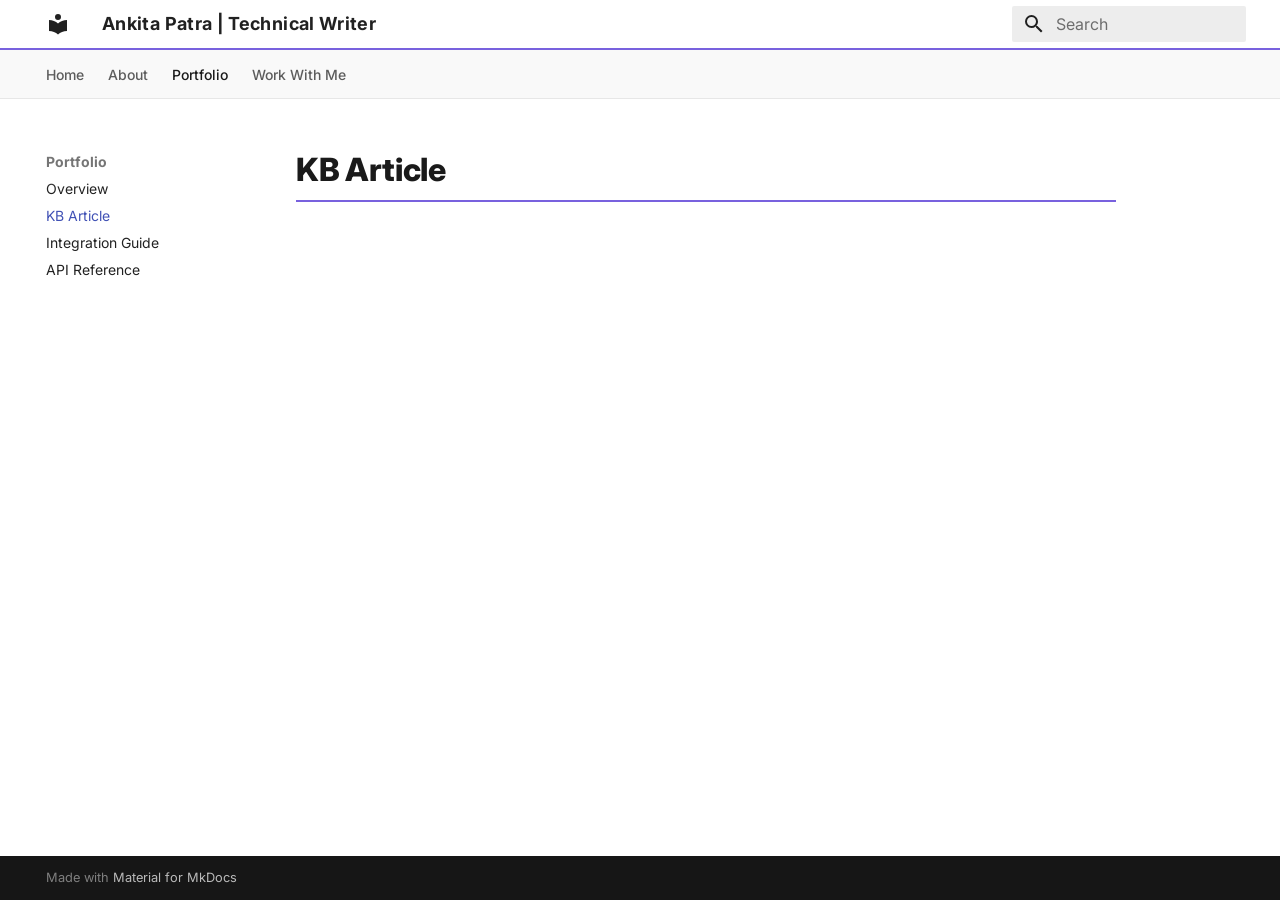
<file: samples/kb-article/index.html>
<!doctype html>
<html lang="en" class="no-js">
  <head>
    
      <meta charset="utf-8">
      <meta name="viewport" content="width=device-width,initial-scale=1">
      
        <meta name="description" content="Portfolio of Ankita, Technical Writer">
      
      
      
      
        <link rel="prev" href="../..">
      
      
        <link rel="next" href="../integration-guide/">
      
      
        
      
      
      <link rel="icon" href="../../assets/images/favicon.png">
      <meta name="generator" content="mkdocs-1.6.1, mkdocs-material-9.7.6">
    
    
      
        <title>KB Article - Ankita Patra | Technical Writer</title>
      
    
    
      <link rel="stylesheet" href="../../assets/stylesheets/main.484c7ddc.min.css">
      
        
        <link rel="stylesheet" href="../../assets/stylesheets/palette.ab4e12ef.min.css">
      
      


    
    
      
    
    
      
        
        
        <link rel="preconnect" href="https://fonts.gstatic.com" crossorigin>
        <link rel="stylesheet" href="https://fonts.googleapis.com/css?family=Inter:300,300i,400,400i,700,700i%7CRoboto+Mono:400,400i,700,700i&display=fallback">
        <style>:root{--md-text-font:"Inter";--md-code-font:"Roboto Mono"}</style>
      
    
    
      <link rel="stylesheet" href="../../stylesheets/extra.css">
    
    <script>__md_scope=new URL("../..",location),__md_hash=e=>[...e].reduce(((e,_)=>(e<<5)-e+_.charCodeAt(0)),0),__md_get=(e,_=localStorage,t=__md_scope)=>JSON.parse(_.getItem(t.pathname+"."+e)),__md_set=(e,_,t=localStorage,a=__md_scope)=>{try{t.setItem(a.pathname+"."+e,JSON.stringify(_))}catch(e){}}</script>
    
      

    
    
  </head>
  
  
    
    
    
    
    
    <body dir="ltr" data-md-color-scheme="default" data-md-color-primary="white" data-md-color-accent="green">
  
    
    <input class="md-toggle" data-md-toggle="drawer" type="checkbox" id="__drawer" autocomplete="off">
    <input class="md-toggle" data-md-toggle="search" type="checkbox" id="__search" autocomplete="off">
    <label class="md-overlay" for="__drawer"></label>
    <div data-md-component="skip">
      
    </div>
    <div data-md-component="announce">
      
    </div>
    
    
      

<header class="md-header" data-md-component="header">
  <nav class="md-header__inner md-grid" aria-label="Header">
    <a href="../.." title="Ankita Patra | Technical Writer" class="md-header__button md-logo" aria-label="Ankita Patra | Technical Writer" data-md-component="logo">
      
  
  <svg xmlns="http://www.w3.org/2000/svg" viewBox="0 0 24 24"><path d="M12 8a3 3 0 0 0 3-3 3 3 0 0 0-3-3 3 3 0 0 0-3 3 3 3 0 0 0 3 3m0 3.54C9.64 9.35 6.5 8 3 8v11c3.5 0 6.64 1.35 9 3.54 2.36-2.19 5.5-3.54 9-3.54V8c-3.5 0-6.64 1.35-9 3.54"/></svg>

    </a>
    <label class="md-header__button md-icon" for="__drawer">
      
      <svg xmlns="http://www.w3.org/2000/svg" viewBox="0 0 24 24"><path d="M3 6h18v2H3zm0 5h18v2H3zm0 5h18v2H3z"/></svg>
    </label>
    <div class="md-header__title" data-md-component="header-title">
      <div class="md-header__ellipsis">
        <div class="md-header__topic">
          <span class="md-ellipsis">
            Ankita Patra | Technical Writer
          </span>
        </div>
        <div class="md-header__topic" data-md-component="header-topic">
          <span class="md-ellipsis">
            
              KB Article
            
          </span>
        </div>
      </div>
    </div>
    
      
    
    
    
    
      
      
        <label class="md-header__button md-icon" for="__search">
          
          <svg xmlns="http://www.w3.org/2000/svg" viewBox="0 0 24 24"><path d="M9.5 3A6.5 6.5 0 0 1 16 9.5c0 1.61-.59 3.09-1.56 4.23l.27.27h.79l5 5-1.5 1.5-5-5v-.79l-.27-.27A6.52 6.52 0 0 1 9.5 16 6.5 6.5 0 0 1 3 9.5 6.5 6.5 0 0 1 9.5 3m0 2C7 5 5 7 5 9.5S7 14 9.5 14 14 12 14 9.5 12 5 9.5 5"/></svg>
        </label>
        <div class="md-search" data-md-component="search" role="dialog">
  <label class="md-search__overlay" for="__search"></label>
  <div class="md-search__inner" role="search">
    <form class="md-search__form" name="search">
      <input type="text" class="md-search__input" name="query" aria-label="Search" placeholder="Search" autocapitalize="off" autocorrect="off" autocomplete="off" spellcheck="false" data-md-component="search-query" required>
      <label class="md-search__icon md-icon" for="__search">
        
        <svg xmlns="http://www.w3.org/2000/svg" viewBox="0 0 24 24"><path d="M9.5 3A6.5 6.5 0 0 1 16 9.5c0 1.61-.59 3.09-1.56 4.23l.27.27h.79l5 5-1.5 1.5-5-5v-.79l-.27-.27A6.52 6.52 0 0 1 9.5 16 6.5 6.5 0 0 1 3 9.5 6.5 6.5 0 0 1 9.5 3m0 2C7 5 5 7 5 9.5S7 14 9.5 14 14 12 14 9.5 12 5 9.5 5"/></svg>
        
        <svg xmlns="http://www.w3.org/2000/svg" viewBox="0 0 24 24"><path d="M20 11v2H8l5.5 5.5-1.42 1.42L4.16 12l7.92-7.92L13.5 5.5 8 11z"/></svg>
      </label>
      <nav class="md-search__options" aria-label="Search">
        
        <button type="reset" class="md-search__icon md-icon" title="Clear" aria-label="Clear" tabindex="-1">
          
          <svg xmlns="http://www.w3.org/2000/svg" viewBox="0 0 24 24"><path d="M19 6.41 17.59 5 12 10.59 6.41 5 5 6.41 10.59 12 5 17.59 6.41 19 12 13.41 17.59 19 19 17.59 13.41 12z"/></svg>
        </button>
      </nav>
      
    </form>
    <div class="md-search__output">
      <div class="md-search__scrollwrap" tabindex="0" data-md-scrollfix>
        <div class="md-search-result" data-md-component="search-result">
          <div class="md-search-result__meta">
            Initializing search
          </div>
          <ol class="md-search-result__list" role="presentation"></ol>
        </div>
      </div>
    </div>
  </div>
</div>
      
    
    
  </nav>
  
</header>
    
    <div class="md-container" data-md-component="container">
      
      
        
          
            
<nav class="md-tabs" aria-label="Tabs" data-md-component="tabs">
  <div class="md-grid">
    <ul class="md-tabs__list">
      
        
  
  
  
  
    <li class="md-tabs__item">
      <a href="../.." class="md-tabs__link">
        
  
  
    
  
  Home

      </a>
    </li>
  

      
        
  
  
  
  
    <li class="md-tabs__item">
      <a href="../../about.md" class="md-tabs__link">
        
  
  
    
  
  About

      </a>
    </li>
  

      
        
  
  
  
    
  
  
    
    
      <li class="md-tabs__item md-tabs__item--active">
        <a href="../../portfolio.md" class="md-tabs__link">
          
  
  
  Portfolio

        </a>
      </li>
    
  

      
        
  
  
  
  
    <li class="md-tabs__item">
      <a href="../../work-with-me.md" class="md-tabs__link">
        
  
  
    
  
  Work With Me

      </a>
    </li>
  

      
    </ul>
  </div>
</nav>
          
        
      
      <main class="md-main" data-md-component="main">
        <div class="md-main__inner md-grid">
          
            
              
              <div class="md-sidebar md-sidebar--primary" data-md-component="sidebar" data-md-type="navigation" >
                <div class="md-sidebar__scrollwrap">
                  <div class="md-sidebar__inner">
                    


  


  

<nav class="md-nav md-nav--primary md-nav--lifted md-nav--integrated" aria-label="Navigation" data-md-level="0">
  <label class="md-nav__title" for="__drawer">
    <a href="../.." title="Ankita Patra | Technical Writer" class="md-nav__button md-logo" aria-label="Ankita Patra | Technical Writer" data-md-component="logo">
      
  
  <svg xmlns="http://www.w3.org/2000/svg" viewBox="0 0 24 24"><path d="M12 8a3 3 0 0 0 3-3 3 3 0 0 0-3-3 3 3 0 0 0-3 3 3 3 0 0 0 3 3m0 3.54C9.64 9.35 6.5 8 3 8v11c3.5 0 6.64 1.35 9 3.54 2.36-2.19 5.5-3.54 9-3.54V8c-3.5 0-6.64 1.35-9 3.54"/></svg>

    </a>
    Ankita Patra | Technical Writer
  </label>
  
  <ul class="md-nav__list" data-md-scrollfix>
    
      
      
  
  
  
  
    <li class="md-nav__item">
      <a href="../.." class="md-nav__link">
        
  
  
  <span class="md-ellipsis">
    
  
    Home
  

    
  </span>
  
  

      </a>
    </li>
  

    
      
      
  
  
  
  
    <li class="md-nav__item">
      <a href="../../about.md" class="md-nav__link">
        
  
  
  <span class="md-ellipsis">
    
  
    About
  

    
  </span>
  
  

      </a>
    </li>
  

    
      
      
  
  
    
  
  
  
    
    
    
    
      
        
        
      
      
        
      
    
    
    <li class="md-nav__item md-nav__item--active md-nav__item--section md-nav__item--nested">
      
        
        
        <input class="md-nav__toggle md-toggle " type="checkbox" id="__nav_3" checked>
        
          
          <label class="md-nav__link" for="__nav_3" id="__nav_3_label" tabindex="">
            
  
  
  <span class="md-ellipsis">
    
  
    Portfolio
  

    
  </span>
  
  

            <span class="md-nav__icon md-icon"></span>
          </label>
        
        <nav class="md-nav" data-md-level="1" aria-labelledby="__nav_3_label" aria-expanded="true">
          <label class="md-nav__title" for="__nav_3">
            <span class="md-nav__icon md-icon"></span>
            
  
    Portfolio
  

          </label>
          <ul class="md-nav__list" data-md-scrollfix>
            
              
                
  
  
  
  
    <li class="md-nav__item">
      <a href="../../portfolio.md" class="md-nav__link">
        
  
  
  <span class="md-ellipsis">
    
  
    Overview
  

    
  </span>
  
  

      </a>
    </li>
  

              
            
              
                
  
  
    
  
  
  
    <li class="md-nav__item md-nav__item--active">
      
      <input class="md-nav__toggle md-toggle" type="checkbox" id="__toc">
      
      
      
      <a href="./" class="md-nav__link md-nav__link--active">
        
  
  
  <span class="md-ellipsis">
    
  
    KB Article
  

    
  </span>
  
  

      </a>
      
    </li>
  

              
            
              
                
  
  
  
  
    <li class="md-nav__item">
      <a href="../integration-guide/" class="md-nav__link">
        
  
  
  <span class="md-ellipsis">
    
  
    Integration Guide
  

    
  </span>
  
  

      </a>
    </li>
  

              
            
              
                
  
  
  
  
    <li class="md-nav__item">
      <a href="../api-reference/" class="md-nav__link">
        
  
  
  <span class="md-ellipsis">
    
  
    API Reference
  

    
  </span>
  
  

      </a>
    </li>
  

              
            
          </ul>
        </nav>
      
    </li>
  

    
      
      
  
  
  
  
    <li class="md-nav__item">
      <a href="../../work-with-me.md" class="md-nav__link">
        
  
  
  <span class="md-ellipsis">
    
  
    Work With Me
  

    
  </span>
  
  

      </a>
    </li>
  

    
  </ul>
</nav>
                  </div>
                </div>
              </div>
            
            
          
          
            <div class="md-content" data-md-component="content">
              
              <article class="md-content__inner md-typeset">
                
                  



  <h1>KB Article</h1>














                
              </article>
            </div>
          
          
<script>var target=document.getElementById(location.hash.slice(1));target&&target.name&&(target.checked=target.name.startsWith("__tabbed_"))</script>
        </div>
        
          <button type="button" class="md-top md-icon" data-md-component="top" hidden>
  
  <svg xmlns="http://www.w3.org/2000/svg" viewBox="0 0 24 24"><path d="M13 20h-2V8l-5.5 5.5-1.42-1.42L12 4.16l7.92 7.92-1.42 1.42L13 8z"/></svg>
  Back to top
</button>
        
      </main>
      
        <footer class="md-footer">
  
  <div class="md-footer-meta md-typeset">
    <div class="md-footer-meta__inner md-grid">
      <div class="md-copyright">
  
  
    Made with
    <a href="https://squidfunk.github.io/mkdocs-material/" target="_blank" rel="noopener">
      Material for MkDocs
    </a>
  
</div>
      
    </div>
  </div>
</footer>
      
    </div>
    <div class="md-dialog" data-md-component="dialog">
      <div class="md-dialog__inner md-typeset"></div>
    </div>
    
    
    
      
      
      <script id="__config" type="application/json">{"annotate": null, "base": "../..", "features": ["navigation.tabs", "navigation.top", "navigation.sections", "toc.integrate", "header.autohide"], "search": "../../assets/javascripts/workers/search.2c215733.min.js", "tags": null, "translations": {"clipboard.copied": "Copied to clipboard", "clipboard.copy": "Copy to clipboard", "search.result.more.one": "1 more on this page", "search.result.more.other": "# more on this page", "search.result.none": "No matching documents", "search.result.one": "1 matching document", "search.result.other": "# matching documents", "search.result.placeholder": "Type to start searching", "search.result.term.missing": "Missing", "select.version": "Select version"}, "version": null}</script>
    
    
      <script src="../../assets/javascripts/bundle.79ae519e.min.js"></script>
      
    
  </body>
</html>
</file>
<file: stylesheets/extra.css>
:root {
  --md-primary-fg-color: #ffffff;
  --md-primary-fg-color--light: #ffffff;
  --md-primary-fg-color--dark: #f5f5f5;
  --md-primary-bg-color: #1a1a1a;
  --md-accent-fg-color: #7861de;
}

.md-header {
  border-bottom: 2px solid #7861de;
  box-shadow: none;
}

.md-header__title {
  font-weight: 700;
  letter-spacing: 0.02em;
}

.md-tabs {
  background-color: #f9f9f9;
  border-bottom: 1px solid #e0e0e0;
}

.md-tabs__link {
  color: #1a1a1a !important;
  font-weight: 500;
}

.md-tabs__link--active {
  color: #7861de !important;
  border-bottom: 2px solid #7861de;
}

.md-content {
  max-width: 860px;
}

.md-typeset h1 {
  font-weight: 800;
  color: #1a1a1a;
  border-bottom: 2px solid #7861de;
  padding-bottom: 0.3em;
}

.md-typeset h2 {
  font-weight: 700;
  color: #1a1a1a;
  margin-top: 2em;
}

.md-typeset a {
  color: #7861de;
}

.md-typeset a:hover {
  color: #2e7d52;
}

.md-typeset table {
  border: 1px solid #e0e0e0;
  border-radius: 4px;
}

.md-typeset thead {
  background-color: #f0faf4;
}

.md-typeset code {
  background-color: #f0faf4;
  color: #1a1a1a;
  border-radius: 3px;
}
</file>
<file: assets/stylesheets/main.484c7ddc.min.css>
@charset "UTF-8";html{-webkit-text-size-adjust:none;-moz-text-size-adjust:none;text-size-adjust:none;box-sizing:border-box}*,:after,:before{box-sizing:inherit}@media (prefers-reduced-motion){*,:after,:before{transition:none!important}}body{margin:0}a,button,input,label{-webkit-tap-highlight-color:transparent}a{color:inherit;text-decoration:none}hr{border:0;box-sizing:initial;display:block;height:.05rem;overflow:visible;padding:0}small{font-size:80%}sub,sup{line-height:1em}img{border-style:none}table{border-collapse:initial;border-spacing:0}td,th{font-weight:400;vertical-align:top}button{background:#0000;border:0;font-family:inherit;font-size:inherit;margin:0;padding:0}input{border:0;outline:none}:root{--md-primary-fg-color:#4051b5;--md-primary-fg-color--light:#5d6cc0;--md-primary-fg-color--dark:#303fa1;--md-primary-bg-color:#fff;--md-primary-bg-color--light:#ffffffb3;--md-accent-fg-color:#526cfe;--md-accent-fg-color--transparent:#526cfe1a;--md-accent-bg-color:#fff;--md-accent-bg-color--light:#ffffffb3}[data-md-color-scheme=default]{color-scheme:light}[data-md-color-scheme=default] img[src$="#gh-dark-mode-only"],[data-md-color-scheme=default] img[src$="#only-dark"]{display:none}:root,[data-md-color-scheme=default]{--md-hue:225deg;--md-default-fg-color:#000000de;--md-default-fg-color--light:#0000008a;--md-default-fg-color--lighter:#00000052;--md-default-fg-color--lightest:#00000012;--md-default-bg-color:#fff;--md-default-bg-color--light:#ffffffb3;--md-default-bg-color--lighter:#ffffff4d;--md-default-bg-color--lightest:#ffffff1f;--md-code-fg-color:#36464e;--md-code-bg-color:#f5f5f5;--md-code-bg-color--light:#f5f5f5b3;--md-code-bg-color--lighter:#f5f5f54d;--md-code-hl-color:#4287ff;--md-code-hl-color--light:#4287ff1a;--md-code-hl-number-color:#d52a2a;--md-code-hl-special-color:#db1457;--md-code-hl-function-color:#a846b9;--md-code-hl-constant-color:#6e59d9;--md-code-hl-keyword-color:#3f6ec6;--md-code-hl-string-color:#1c7d4d;--md-code-hl-name-color:var(--md-code-fg-color);--md-code-hl-operator-color:var(--md-default-fg-color--light);--md-code-hl-punctuation-color:var(--md-default-fg-color--light);--md-code-hl-comment-color:var(--md-default-fg-color--light);--md-code-hl-generic-color:var(--md-default-fg-color--light);--md-code-hl-variable-color:var(--md-default-fg-color--light);--md-typeset-color:var(--md-default-fg-color);--md-typeset-a-color:var(--md-primary-fg-color);--md-typeset-del-color:#f5503d26;--md-typeset-ins-color:#0bd57026;--md-typeset-kbd-color:#fafafa;--md-typeset-kbd-accent-color:#fff;--md-typeset-kbd-border-color:#b8b8b8;--md-typeset-mark-color:#ffff0080;--md-typeset-table-color:#0000001f;--md-typeset-table-color--light:rgba(0,0,0,.035);--md-admonition-fg-color:var(--md-default-fg-color);--md-admonition-bg-color:var(--md-default-bg-color);--md-warning-fg-color:#000000de;--md-warning-bg-color:#ff9;--md-footer-fg-color:#fff;--md-footer-fg-color--light:#ffffffb3;--md-footer-fg-color--lighter:#ffffff73;--md-footer-bg-color:#000000de;--md-footer-bg-color--dark:#00000052;--md-shadow-z1:0 0.2rem 0.5rem #0000000d,0 0 0.05rem #0000001a;--md-shadow-z2:0 0.2rem 0.5rem #0000001a,0 0 0.05rem #00000040;--md-shadow-z3:0 0.2rem 0.5rem #0003,0 0 0.05rem #00000059}.md-icon svg{fill:currentcolor;display:block;height:1.2rem;width:1.2rem}body{-webkit-font-smoothing:antialiased;-moz-osx-font-smoothing:grayscale;--md-text-font-family:var(--md-text-font,_),-apple-system,BlinkMacSystemFont,Helvetica,Arial,sans-serif;--md-code-font-family:var(--md-code-font,_),SFMono-Regular,Consolas,Menlo,monospace}aside,body,input{font-feature-settings:"kern","liga";color:var(--md-typeset-color);font-family:var(--md-text-font-family)}code,kbd,pre{font-feature-settings:"kern";font-family:var(--md-code-font-family)}:root{--md-typeset-table-sort-icon:url('data:image/svg+xml;charset=utf-8,<svg xmlns="http://www.w3.org/2000/svg" viewBox="0 0 24 24"><path d="m18 21-4-4h3V7h-3l4-4 4 4h-3v10h3M2 19v-2h10v2M2 13v-2h7v2M2 7V5h4v2z"/></svg>');--md-typeset-table-sort-icon--asc:url('data:image/svg+xml;charset=utf-8,<svg xmlns="http://www.w3.org/2000/svg" viewBox="0 0 24 24"><path d="M19 17h3l-4 4-4-4h3V3h2M2 17h10v2H2M6 5v2H2V5m0 6h7v2H2z"/></svg>');--md-typeset-table-sort-icon--desc:url('data:image/svg+xml;charset=utf-8,<svg xmlns="http://www.w3.org/2000/svg" viewBox="0 0 24 24"><path d="M19 7h3l-4-4-4 4h3v14h2M2 17h10v2H2M6 5v2H2V5m0 6h7v2H2z"/></svg>')}.md-typeset{-webkit-print-color-adjust:exact;color-adjust:exact;font-size:.8rem;line-height:1.6;overflow-wrap:break-word}@media print{.md-typeset{font-size:.68rem}}.md-typeset blockquote,.md-typeset dl,.md-typeset figure,.md-typeset ol,.md-typeset pre,.md-typeset ul{margin-bottom:1em;margin-top:1em}.md-typeset h1{color:var(--md-default-fg-color--light);font-size:2em;line-height:1.3;margin:0 0 1.25em}.md-typeset h1,.md-typeset h2{font-weight:300;letter-spacing:-.01em}.md-typeset h2{font-size:1.5625em;line-height:1.4;margin:1.6em 0 .64em}.md-typeset h3{font-size:1.25em;font-weight:400;letter-spacing:-.01em;line-height:1.5;margin:1.6em 0 .8em}.md-typeset h2+h3{margin-top:.8em}.md-typeset h4{font-weight:700;letter-spacing:-.01em;margin:1em 0}.md-typeset h5,.md-typeset h6{color:var(--md-default-fg-color--light);font-size:.8em;font-weight:700;letter-spacing:-.01em;margin:1.25em 0}.md-typeset h5{text-transform:uppercase}.md-typeset h5 code{text-transform:none}.md-typeset hr{border-bottom:.05rem solid var(--md-default-fg-color--lightest);display:flow-root;margin:1.5em 0}.md-typeset a{color:var(--md-typeset-a-color);word-break:break-word}.md-typeset a,.md-typeset a:before{transition:color 125ms}.md-typeset a:focus,.md-typeset a:hover{color:var(--md-accent-fg-color)}.md-typeset a:focus code,.md-typeset a:hover code{background-color:var(--md-accent-fg-color--transparent);color:var(--md-accent-fg-color)}.md-typeset a code{color:var(--md-typeset-a-color)}.md-typeset a.focus-visible{outline-color:var(--md-accent-fg-color);outline-offset:.2rem}.md-typeset code,.md-typeset kbd,.md-typeset pre{color:var(--md-code-fg-color);direction:ltr;font-variant-ligatures:none;transition:background-color 125ms}@media print{.md-typeset code,.md-typeset kbd,.md-typeset pre{white-space:pre-wrap}}.md-typeset code{background-color:var(--md-code-bg-color);border-radius:.1rem;-webkit-box-decoration-break:clone;box-decoration-break:clone;font-size:.85em;padding:0 .2941176471em;transition:color 125ms,background-color 125ms;word-break:break-word}.md-typeset code:not(.focus-visible){-webkit-tap-highlight-color:transparent;outline:none}.md-typeset pre{display:flow-root;line-height:1.4;position:relative}.md-typeset pre>code{-webkit-box-decoration-break:slice;box-decoration-break:slice;box-shadow:none;display:block;margin:0;outline-color:var(--md-accent-fg-color);overflow:auto;padding:.7720588235em 1.1764705882em;scrollbar-color:var(--md-default-fg-color--lighter) #0000;scrollbar-width:thin;touch-action:auto;word-break:normal}.md-typeset pre>code:hover{scrollbar-color:var(--md-accent-fg-color) #0000}.md-typeset pre>code::-webkit-scrollbar{height:.2rem;width:.2rem}.md-typeset pre>code::-webkit-scrollbar-thumb{background-color:var(--md-default-fg-color--lighter)}.md-typeset pre>code::-webkit-scrollbar-thumb:hover{background-color:var(--md-accent-fg-color)}.md-typeset kbd{background-color:var(--md-typeset-kbd-color);border-radius:.1rem;box-shadow:0 .1rem 0 .05rem var(--md-typeset-kbd-border-color),0 .1rem 0 var(--md-typeset-kbd-border-color),0 -.1rem .2rem var(--md-typeset-kbd-accent-color) inset;color:var(--md-default-fg-color);display:inline-block;font-size:.75em;padding:0 .6666666667em;vertical-align:text-top;word-break:break-word}.md-typeset mark{background-color:var(--md-typeset-mark-color);-webkit-box-decoration-break:clone;box-decoration-break:clone;color:inherit;word-break:break-word}.md-typeset abbr{cursor:help;text-decoration:none}.md-typeset [data-preview],.md-typeset abbr{border-bottom:.05rem dotted var(--md-default-fg-color--light)}.md-typeset small{opacity:.75}[dir=ltr] .md-typeset sub,[dir=ltr] .md-typeset sup{margin-left:.078125em}[dir=rtl] .md-typeset sub,[dir=rtl] .md-typeset sup{margin-right:.078125em}[dir=ltr] .md-typeset blockquote{padding-left:.6rem}[dir=rtl] .md-typeset blockquote{padding-right:.6rem}[dir=ltr] .md-typeset blockquote{border-left:.2rem solid var(--md-default-fg-color--lighter)}[dir=rtl] .md-typeset blockquote{border-right:.2rem solid var(--md-default-fg-color--lighter)}.md-typeset blockquote{color:var(--md-default-fg-color--light);margin-left:0;margin-right:0}.md-typeset ul{list-style-type:disc}.md-typeset ul[type]{list-style-type:revert-layer}[dir=ltr] .md-typeset ol,[dir=ltr] .md-typeset ul{margin-left:.625em}[dir=rtl] .md-typeset ol,[dir=rtl] .md-typeset ul{margin-right:.625em}.md-typeset ol,.md-typeset ul{padding:0}.md-typeset ol:not([hidden]),.md-typeset ul:not([hidden]){display:flow-root}.md-typeset ol ol,.md-typeset ul ol{list-style-type:lower-alpha}.md-typeset ol ol ol,.md-typeset ul ol ol{list-style-type:lower-roman}.md-typeset ol ol ol ol,.md-typeset ul ol ol ol{list-style-type:upper-alpha}.md-typeset ol ol ol ol ol,.md-typeset ul ol ol ol ol{list-style-type:upper-roman}.md-typeset ol[type],.md-typeset ul[type]{list-style-type:revert-layer}[dir=ltr] .md-typeset ol li,[dir=ltr] .md-typeset ul li{margin-left:1.25em}[dir=rtl] .md-typeset ol li,[dir=rtl] .md-typeset ul li{margin-right:1.25em}.md-typeset ol li,.md-typeset ul li{margin-bottom:.5em}.md-typeset ol li blockquote,.md-typeset ol li p,.md-typeset ul li blockquote,.md-typeset ul li p{margin:.5em 0}.md-typeset ol li:last-child,.md-typeset ul li:last-child{margin-bottom:0}[dir=ltr] .md-typeset ol li ol,[dir=ltr] .md-typeset ol li ul,[dir=ltr] .md-typeset ul li ol,[dir=ltr] .md-typeset ul li ul{margin-left:.625em}[dir=rtl] .md-typeset ol li ol,[dir=rtl] .md-typeset ol li ul,[dir=rtl] .md-typeset ul li ol,[dir=rtl] .md-typeset ul li ul{margin-right:.625em}.md-typeset ol li ol,.md-typeset ol li ul,.md-typeset ul li ol,.md-typeset ul li ul{margin-bottom:.5em;margin-top:.5em}[dir=ltr] .md-typeset dd{margin-left:1.875em}[dir=rtl] .md-typeset dd{margin-right:1.875em}.md-typeset dd{margin-bottom:1.5em;margin-top:1em}.md-typeset img,.md-typeset svg,.md-typeset video{height:auto;max-width:100%}.md-typeset img[align=left]{margin:1em 1em 1em 0}.md-typeset img[align=right]{margin:1em 0 1em 1em}.md-typeset img[align]:only-child{margin-top:0}.md-typeset figure{display:flow-root;margin:1em auto;max-width:100%;text-align:center;width:fit-content}.md-typeset figure img{display:block;margin:0 auto}.md-typeset figcaption{font-style:italic;margin:1em auto;max-width:24rem}.md-typeset iframe{max-width:100%}.md-typeset table:not([class]){background-color:var(--md-default-bg-color);border:.05rem solid var(--md-typeset-table-color);border-radius:.1rem;display:inline-block;font-size:.64rem;max-width:100%;overflow:auto;touch-action:auto}@media print{.md-typeset table:not([class]){display:table}}.md-typeset table:not([class])+*{margin-top:1.5em}.md-typeset table:not([class]) td>:first-child,.md-typeset table:not([class]) th>:first-child{margin-top:0}.md-typeset table:not([class]) td>:last-child,.md-typeset table:not([class]) th>:last-child{margin-bottom:0}.md-typeset table:not([class]) td:not([align]),.md-typeset table:not([class]) th:not([align]){text-align:left}[dir=rtl] .md-typeset table:not([class]) td:not([align]),[dir=rtl] .md-typeset table:not([class]) th:not([align]){text-align:right}.md-typeset table:not([class]) th{font-weight:700;min-width:5rem;padding:.9375em 1.25em;vertical-align:top}.md-typeset table:not([class]) td{border-top:.05rem solid var(--md-typeset-table-color);padding:.9375em 1.25em;vertical-align:top}.md-typeset table:not([class]) tbody tr{transition:background-color 125ms}.md-typeset table:not([class]) tbody tr:hover{background-color:var(--md-typeset-table-color--light);box-shadow:0 .05rem 0 var(--md-default-bg-color) inset}.md-typeset table:not([class]) a{word-break:normal}.md-typeset table th[role=columnheader]{cursor:pointer}[dir=ltr] .md-typeset table th[role=columnheader]:after{margin-left:.5em}[dir=rtl] .md-typeset table th[role=columnheader]:after{margin-right:.5em}.md-typeset table th[role=columnheader]:after{content:"";display:inline-block;height:1.2em;-webkit-mask-image:var(--md-typeset-table-sort-icon);mask-image:var(--md-typeset-table-sort-icon);-webkit-mask-repeat:no-repeat;mask-repeat:no-repeat;-webkit-mask-size:contain;mask-size:contain;transition:background-color 125ms;vertical-align:text-bottom;width:1.2em}.md-typeset table th[role=columnheader]:hover:after{background-color:var(--md-default-fg-color--lighter)}.md-typeset table th[role=columnheader][aria-sort=ascending]:after{background-color:var(--md-default-fg-color--light);-webkit-mask-image:var(--md-typeset-table-sort-icon--asc);mask-image:var(--md-typeset-table-sort-icon--asc)}.md-typeset table th[role=columnheader][aria-sort=descending]:after{background-color:var(--md-default-fg-color--light);-webkit-mask-image:var(--md-typeset-table-sort-icon--desc);mask-image:var(--md-typeset-table-sort-icon--desc)}.md-typeset__scrollwrap{margin:1em -.8rem;overflow-x:auto;touch-action:auto}.md-typeset__table{display:inline-block;margin-bottom:.5em;padding:0 .8rem}@media print{.md-typeset__table{display:block}}html .md-typeset__table table{display:table;margin:0;overflow:hidden;width:100%}@media screen and (max-width:44.984375em){.md-content__inner>pre{margin:1em -.8rem}.md-content__inner>pre code{border-radius:0}}.md-typeset .md-author{border-radius:100%;display:block;flex-shrink:0;height:1.6rem;overflow:hidden;position:relative;transition:color 125ms,transform 125ms;width:1.6rem}.md-typeset .md-author img{display:block}.md-typeset .md-author--more{background:var(--md-default-fg-color--lightest);color:var(--md-default-fg-color--lighter);font-size:.6rem;font-weight:700;line-height:1.6rem;text-align:center}.md-typeset .md-author--long{height:2.4rem;width:2.4rem}.md-typeset a.md-author{transform:scale(1)}.md-typeset a.md-author img{border-radius:100%;filter:grayscale(100%) opacity(75%);transition:filter 125ms}.md-typeset a.md-author:focus,.md-typeset a.md-author:hover{transform:scale(1.1);z-index:1}.md-typeset a.md-author:focus img,.md-typeset a.md-author:hover img{filter:grayscale(0)}.md-banner{background-color:var(--md-footer-bg-color);color:var(--md-footer-fg-color);overflow:auto}@media print{.md-banner{display:none}}.md-banner--warning{background-color:var(--md-warning-bg-color);color:var(--md-warning-fg-color)}.md-banner__inner{font-size:.7rem;margin:.6rem auto;padding:0 .8rem}[dir=ltr] .md-banner__button{float:right}[dir=rtl] .md-banner__button{float:left}.md-banner__button{color:inherit;cursor:pointer;transition:opacity .25s}.no-js .md-banner__button{display:none}.md-banner__button:hover{opacity:.7}html{font-size:125%;height:100%;overflow-x:hidden}@media screen and (min-width:100em){html{font-size:137.5%}}@media screen and (min-width:125em){html{font-size:150%}}body{background-color:var(--md-default-bg-color);display:flex;flex-direction:column;font-size:.5rem;min-height:100%;position:relative;width:100%}@media print{body{display:block}}@media screen and (max-width:59.984375em){body[data-md-scrolllock]{position:fixed}}.md-grid{margin-left:auto;margin-right:auto;max-width:61rem}.md-container{display:flex;flex-direction:column;flex-grow:1}@media print{.md-container{display:block}}.md-main{flex-grow:1}.md-main__inner{display:flex;height:100%;margin-top:1.5rem}.md-ellipsis{overflow:hidden;text-overflow:ellipsis}.md-toggle{display:none}.md-option{height:0;opacity:0;position:absolute;width:0}.md-option:checked+label:not([hidden]){display:block}.md-option.focus-visible+label{outline-color:var(--md-accent-fg-color);outline-style:auto}.md-skip{background-color:var(--md-default-fg-color);border-radius:.1rem;color:var(--md-default-bg-color);font-size:.64rem;margin:.5rem;opacity:0;outline-color:var(--md-accent-fg-color);padding:.3rem .5rem;position:fixed;transform:translateY(.4rem);z-index:-1}.md-skip:focus{opacity:1;transform:translateY(0);transition:transform .25s cubic-bezier(.4,0,.2,1),opacity 175ms 75ms;z-index:10}@page{margin:25mm}:root{--md-clipboard-icon:url('data:image/svg+xml;charset=utf-8,<svg xmlns="http://www.w3.org/2000/svg" viewBox="0 0 24 24"><path d="M19 21H8V7h11m0-2H8a2 2 0 0 0-2 2v14a2 2 0 0 0 2 2h11a2 2 0 0 0 2-2V7a2 2 0 0 0-2-2m-3-4H4a2 2 0 0 0-2 2v14h2V3h12z"/></svg>')}.md-clipboard{border-radius:.1rem;color:var(--md-default-fg-color--lightest);cursor:pointer;height:1.5em;outline-color:var(--md-accent-fg-color);outline-offset:.1rem;transition:color .25s;width:1.5em;z-index:1}@media print{.md-clipboard{display:none}}.md-clipboard:not(.focus-visible){-webkit-tap-highlight-color:transparent;outline:none}:hover>.md-clipboard{color:var(--md-default-fg-color--light)}.md-clipboard:focus,.md-clipboard:hover{color:var(--md-accent-fg-color)}.md-clipboard:after{background-color:currentcolor;content:"";display:block;height:1.125em;margin:0 auto;-webkit-mask-image:var(--md-clipboard-icon);mask-image:var(--md-clipboard-icon);-webkit-mask-position:center;mask-position:center;-webkit-mask-repeat:no-repeat;mask-repeat:no-repeat;-webkit-mask-size:contain;mask-size:contain;width:1.125em}.md-clipboard--inline{cursor:pointer}.md-clipboard--inline code{transition:color .25s,background-color .25s}.md-clipboard--inline:focus code,.md-clipboard--inline:hover code{background-color:var(--md-accent-fg-color--transparent);color:var(--md-accent-fg-color)}:root{--md-code-select-icon:url('data:image/svg+xml;charset=utf-8,<svg xmlns="http://www.w3.org/2000/svg" viewBox="0 0 24 24"><path d="M19 19h-4v2h4c1.1 0 2-.9 2-2v-4h-2m0-12h-4v2h4v4h2V5c0-1.1-.9-2-2-2M5 5h4V3H5c-1.1 0-2 .9-2 2v4h2m0 6H3v4c0 1.1.9 2 2 2h4v-2H5zm2-4h2v2H7zm4 0h2v2h-2zm4 0h2v2h-2zM7 7h2v2H7zm4 0h2v2h-2zm4 0h2v2h-2zm-8 8h2v2H7zm4 0h2v2h-2zm4 0h2v2h-2z"/></svg>');--md-code-copy-icon:url('data:image/svg+xml;charset=utf-8,<svg xmlns="http://www.w3.org/2000/svg" viewBox="0 0 24 24"><path d="M19 21H8V7h11m0-2H8a2 2 0 0 0-2 2v14a2 2 0 0 0 2 2h11a2 2 0 0 0 2-2V7a2 2 0 0 0-2-2m-3-4H4a2 2 0 0 0-2 2v14h2V3h12z"/></svg>')}.md-typeset .md-code__content{display:grid}.md-code__nav{background-color:var(--md-code-bg-color--lighter);border-radius:.1rem;display:flex;gap:.2rem;padding:.2rem;position:absolute;right:.25em;top:.25em;transition:background-color .25s;z-index:1}:hover>.md-code__nav{background-color:var(--md-code-bg-color--light)}.md-code__button{color:var(--md-default-fg-color--lightest);cursor:pointer;display:block;height:1.5em;outline-color:var(--md-accent-fg-color);outline-offset:.1rem;transition:color .25s;width:1.5em}:hover>*>.md-code__button{color:var(--md-default-fg-color--light)}.md-code__button.focus-visible,.md-code__button:hover{color:var(--md-accent-fg-color)}.md-code__button--active{color:var(--md-default-fg-color)!important}.md-code__button:after{background-color:currentcolor;content:"";display:block;height:1.125em;margin:0 auto;-webkit-mask-position:center;mask-position:center;-webkit-mask-repeat:no-repeat;mask-repeat:no-repeat;-webkit-mask-size:contain;mask-size:contain;width:1.125em}.md-code__button[data-md-type=select]:after{-webkit-mask-image:var(--md-code-select-icon);mask-image:var(--md-code-select-icon)}.md-code__button[data-md-type=copy]:after{-webkit-mask-image:var(--md-code-copy-icon);mask-image:var(--md-code-copy-icon)}@keyframes consent{0%{opacity:0;transform:translateY(100%)}to{opacity:1;transform:translateY(0)}}@keyframes overlay{0%{opacity:0}to{opacity:1}}.md-consent__overlay{animation:overlay .25s both;-webkit-backdrop-filter:blur(.1rem);backdrop-filter:blur(.1rem);background-color:#0000008a;height:100%;opacity:1;position:fixed;top:0;width:100%;z-index:5}.md-consent__inner{animation:consent .5s cubic-bezier(.1,.7,.1,1) both;background-color:var(--md-default-bg-color);border:0;border-radius:.1rem;bottom:0;box-shadow:0 0 .2rem #0000001a,0 .2rem .4rem #0003;max-height:100%;overflow:auto;padding:0;position:fixed;width:100%;z-index:5}.md-consent__form{padding:.8rem}.md-consent__settings{display:none;margin:1em 0}input:checked+.md-consent__settings{display:block}.md-consent__controls{margin-bottom:.8rem}.md-typeset .md-consent__controls .md-button{display:inline}@media screen and (max-width:44.984375em){.md-typeset .md-consent__controls .md-button{display:block;margin-top:.4rem;text-align:center;width:100%}}.md-consent label{cursor:pointer}.md-content{flex-grow:1;min-width:0}.md-content__inner{margin:0 .8rem 1.2rem;padding-top:.6rem}@media screen and (min-width:76.25em){[dir=ltr] .md-sidebar--primary:not([hidden])~.md-content>.md-content__inner{margin-left:1.2rem}[dir=ltr] .md-sidebar--secondary:not([hidden])~.md-content>.md-content__inner,[dir=rtl] .md-sidebar--primary:not([hidden])~.md-content>.md-content__inner{margin-right:1.2rem}[dir=rtl] .md-sidebar--secondary:not([hidden])~.md-content>.md-content__inner{margin-left:1.2rem}}.md-content__inner:before{content:"";display:block;height:.4rem}.md-content__inner>:last-child{margin-bottom:0}[dir=ltr] .md-content__button{float:right}[dir=rtl] .md-content__button{float:left}[dir=ltr] .md-content__button{margin-left:.4rem}[dir=rtl] .md-content__button{margin-right:.4rem}.md-content__button{margin:.4rem 0;padding:0}@media print{.md-content__button{display:none}}.md-typeset .md-content__button{color:var(--md-default-fg-color--lighter)}.md-content__button svg{display:inline;vertical-align:top}[dir=rtl] .md-content__button svg{transform:scaleX(-1)}[dir=ltr] .md-dialog{right:.8rem}[dir=rtl] .md-dialog{left:.8rem}.md-dialog{background-color:var(--md-default-fg-color);border-radius:.1rem;bottom:.8rem;box-shadow:var(--md-shadow-z3);min-width:11.1rem;opacity:0;padding:.4rem .6rem;pointer-events:none;position:fixed;transform:translateY(100%);transition:transform 0ms .4s,opacity .4s;z-index:4}@media print{.md-dialog{display:none}}.md-dialog--active{opacity:1;pointer-events:auto;transform:translateY(0);transition:transform .4s cubic-bezier(.075,.85,.175,1),opacity .4s}.md-dialog__inner{color:var(--md-default-bg-color);font-size:.7rem}.md-feedback{margin:2em 0 1em;text-align:center}.md-feedback fieldset{border:none;margin:0;padding:0}.md-feedback__title{font-weight:700;margin:1em auto}.md-feedback__inner{position:relative}.md-feedback__list{display:flex;flex-wrap:wrap;place-content:baseline center;position:relative}.md-feedback__list:hover .md-icon:not(:disabled){color:var(--md-default-fg-color--lighter)}:disabled .md-feedback__list{min-height:1.8rem}.md-feedback__icon{color:var(--md-default-fg-color--light);cursor:pointer;flex-shrink:0;margin:0 .1rem;transition:color 125ms}.md-feedback__icon:not(:disabled).md-icon:hover{color:var(--md-accent-fg-color)}.md-feedback__icon:disabled{color:var(--md-default-fg-color--lightest);pointer-events:none}.md-feedback__note{opacity:0;position:relative;transform:translateY(.4rem);transition:transform .4s cubic-bezier(.1,.7,.1,1),opacity .15s}.md-feedback__note>*{margin:0 auto;max-width:16rem}:disabled .md-feedback__note{opacity:1;transform:translateY(0)}@media print{.md-feedback{display:none}}.md-footer{background-color:var(--md-footer-bg-color);color:var(--md-footer-fg-color)}@media print{.md-footer{display:none}}.md-footer__inner{justify-content:space-between;overflow:auto;padding:.2rem}.md-footer__inner:not([hidden]){display:flex}.md-footer__link{align-items:end;display:flex;flex-grow:0.01;margin-bottom:.4rem;margin-top:1rem;max-width:100%;outline-color:var(--md-accent-fg-color);overflow:hidden;transition:opacity .25s}.md-footer__link:focus,.md-footer__link:hover{opacity:.7}[dir=rtl] .md-footer__link svg{transform:scaleX(-1)}@media screen and (max-width:44.984375em){.md-footer__link--prev{flex-shrink:0}.md-footer__link--prev .md-footer__title{display:none}}[dir=ltr] .md-footer__link--next{margin-left:auto}[dir=rtl] .md-footer__link--next{margin-right:auto}.md-footer__link--next{text-align:right}[dir=rtl] .md-footer__link--next{text-align:left}.md-footer__title{flex-grow:1;font-size:.9rem;margin-bottom:.7rem;max-width:calc(100% - 2.4rem);padding:0 1rem;white-space:nowrap}.md-footer__button{margin:.2rem;padding:.4rem}.md-footer__direction{font-size:.64rem;opacity:.7}.md-footer-meta{background-color:var(--md-footer-bg-color--dark)}.md-footer-meta__inner{display:flex;flex-wrap:wrap;justify-content:space-between;padding:.2rem}html .md-footer-meta.md-typeset a{color:var(--md-footer-fg-color--light)}html .md-footer-meta.md-typeset a:focus,html .md-footer-meta.md-typeset a:hover{color:var(--md-footer-fg-color)}.md-copyright{color:var(--md-footer-fg-color--lighter);font-size:.64rem;margin:auto .6rem;padding:.4rem 0;width:100%}@media screen and (min-width:45em){.md-copyright{width:auto}}.md-copyright__highlight{color:var(--md-footer-fg-color--light)}.md-social{display:inline-flex;gap:.2rem;margin:0 .4rem;padding:.2rem 0 .6rem}@media screen and (min-width:45em){.md-social{padding:.6rem 0}}.md-social__link{display:inline-block;height:1.6rem;text-align:center;width:1.6rem}.md-social__link:before{line-height:1.9}.md-social__link svg{fill:currentcolor;max-height:.8rem;vertical-align:-25%}.md-typeset .md-button{border:.1rem solid;border-radius:.1rem;color:var(--md-primary-fg-color);cursor:pointer;display:inline-block;font-weight:700;padding:.625em 2em;transition:color 125ms,background-color 125ms,border-color 125ms}.md-typeset .md-button--primary{background-color:var(--md-primary-fg-color);border-color:var(--md-primary-fg-color);color:var(--md-primary-bg-color)}.md-typeset .md-button:focus,.md-typeset .md-button:hover{background-color:var(--md-accent-fg-color);border-color:var(--md-accent-fg-color);color:var(--md-accent-bg-color)}[dir=ltr] .md-typeset .md-input{border-top-left-radius:.1rem}[dir=ltr] .md-typeset .md-input,[dir=rtl] .md-typeset .md-input{border-top-right-radius:.1rem}[dir=rtl] .md-typeset .md-input{border-top-left-radius:.1rem}.md-typeset .md-input{border-bottom:.1rem solid var(--md-default-fg-color--lighter);box-shadow:var(--md-shadow-z1);font-size:.8rem;height:1.8rem;padding:0 .6rem;transition:border .25s,box-shadow .25s}.md-typeset .md-input:focus,.md-typeset .md-input:hover{border-bottom-color:var(--md-accent-fg-color);box-shadow:var(--md-shadow-z2)}.md-typeset .md-input--stretch{width:100%}.md-header{background-color:var(--md-primary-fg-color);box-shadow:0 0 .2rem #0000,0 .2rem .4rem #0000;color:var(--md-primary-bg-color);display:block;left:0;position:sticky;right:0;top:0;z-index:4}@media print{.md-header{display:none}}.md-header[hidden]{transform:translateY(-100%);transition:transform .25s cubic-bezier(.8,0,.6,1),box-shadow .25s}.md-header--shadow{box-shadow:0 0 .2rem #0000001a,0 .2rem .4rem #0003;transition:transform .25s cubic-bezier(.1,.7,.1,1),box-shadow .25s}.md-header__inner{align-items:center;display:flex;padding:0 .2rem}.md-header__button{color:currentcolor;cursor:pointer;margin:.2rem;outline-color:var(--md-accent-fg-color);padding:.4rem;position:relative;transition:opacity .25s;vertical-align:middle;z-index:1}.md-header__button:hover{opacity:.7}.md-header__button:not([hidden]){display:inline-block}.md-header__button:not(.focus-visible){-webkit-tap-highlight-color:transparent;outline:none}.md-header__button.md-logo{margin:.2rem;padding:.4rem}@media screen and (max-width:76.234375em){.md-header__button.md-logo{display:none}}.md-header__button.md-logo img,.md-header__button.md-logo svg{fill:currentcolor;display:block;height:1.2rem;width:auto}@media screen and (min-width:60em){.md-header__button[for=__search]{display:none}}.no-js .md-header__button[for=__search]{display:none}[dir=rtl] .md-header__button[for=__search] svg{transform:scaleX(-1)}@media screen and (min-width:76.25em){.md-header__button[for=__drawer]{display:none}}.md-header__topic{display:flex;max-width:100%;position:absolute;transition:transform .4s cubic-bezier(.1,.7,.1,1),opacity .15s;white-space:nowrap}.md-header__topic+.md-header__topic{opacity:0;pointer-events:none;transform:translateX(1.25rem);transition:transform .4s cubic-bezier(1,.7,.1,.1),opacity .15s;z-index:-1}[dir=rtl] .md-header__topic+.md-header__topic{transform:translateX(-1.25rem)}.md-header__topic:first-child{font-weight:700}[dir=ltr] .md-header__title{margin-left:1rem;margin-right:.4rem}[dir=rtl] .md-header__title{margin-left:.4rem;margin-right:1rem}.md-header__title{flex-grow:1;font-size:.9rem;height:2.4rem;line-height:2.4rem}.md-header__title--active .md-header__topic{opacity:0;pointer-events:none;transform:translateX(-1.25rem);transition:transform .4s cubic-bezier(1,.7,.1,.1),opacity .15s;z-index:-1}[dir=rtl] .md-header__title--active .md-header__topic{transform:translateX(1.25rem)}.md-header__title--active .md-header__topic+.md-header__topic{opacity:1;pointer-events:auto;transform:translateX(0);transition:transform .4s cubic-bezier(.1,.7,.1,1),opacity .15s;z-index:0}.md-header__title>.md-header__ellipsis{height:100%;position:relative;width:100%}.md-header__option{display:flex;flex-shrink:0;max-width:100%;transition:max-width 0ms .25s,opacity .25s .25s;white-space:nowrap}[data-md-toggle=search]:checked~.md-header .md-header__option{max-width:0;opacity:0;transition:max-width 0ms,opacity 0ms}.md-header__option>input{bottom:0}.md-header__source{display:none}@media screen and (min-width:60em){[dir=ltr] .md-header__source{margin-left:1rem}[dir=rtl] .md-header__source{margin-right:1rem}.md-header__source{display:block;max-width:11.7rem;width:11.7rem}}@media screen and (min-width:76.25em){[dir=ltr] .md-header__source{margin-left:1.4rem}[dir=rtl] .md-header__source{margin-right:1.4rem}}.md-meta{color:var(--md-default-fg-color--light);font-size:.7rem;line-height:1.3}.md-meta__list{display:inline-flex;flex-wrap:wrap;list-style:none;margin:0;padding:0}.md-meta__item:not(:last-child):after{content:"·";margin-left:.2rem;margin-right:.2rem}.md-meta__link{color:var(--md-typeset-a-color)}.md-meta__link:focus,.md-meta__link:hover{color:var(--md-accent-fg-color)}.md-draft{background-color:#ff1744;border-radius:.125em;color:#fff;display:inline-block;font-weight:700;padding-left:.5714285714em;padding-right:.5714285714em}:root{--md-nav-icon--prev:url('data:image/svg+xml;charset=utf-8,<svg xmlns="http://www.w3.org/2000/svg" viewBox="0 0 24 24"><path d="M20 11v2H8l5.5 5.5-1.42 1.42L4.16 12l7.92-7.92L13.5 5.5 8 11z"/></svg>');--md-nav-icon--next:url('data:image/svg+xml;charset=utf-8,<svg xmlns="http://www.w3.org/2000/svg" viewBox="0 0 24 24"><path d="M8.59 16.58 13.17 12 8.59 7.41 10 6l6 6-6 6z"/></svg>');--md-toc-icon:url('data:image/svg+xml;charset=utf-8,<svg xmlns="http://www.w3.org/2000/svg" viewBox="0 0 24 24"><path d="M3 9h14V7H3zm0 4h14v-2H3zm0 4h14v-2H3zm16 0h2v-2h-2zm0-10v2h2V7zm0 6h2v-2h-2z"/></svg>')}.md-nav{font-size:.7rem;line-height:1.3}.md-nav__title{color:var(--md-default-fg-color--light);display:block;font-weight:700;overflow:hidden;padding:0 .6rem;text-overflow:ellipsis}.md-nav__title .md-nav__button{display:none}.md-nav__title .md-nav__button img{height:100%;width:auto}.md-nav__title .md-nav__button.md-logo img,.md-nav__title .md-nav__button.md-logo svg{fill:currentcolor;display:block;height:2.4rem;max-width:100%;object-fit:contain;width:auto}.md-nav__list{list-style:none;margin:0;padding:0}.md-nav__link{align-items:flex-start;display:flex;gap:.4rem;margin-top:.625em;scroll-snap-align:start;transition:color 125ms}.md-nav__link--passed,.md-nav__link--passed code{color:var(--md-default-fg-color--light)}.md-nav__item .md-nav__link--active,.md-nav__item .md-nav__link--active code{color:var(--md-typeset-a-color)}.md-nav__link .md-ellipsis{position:relative}.md-nav__link .md-ellipsis code{word-break:normal}[dir=ltr] .md-nav__link .md-icon:last-child{margin-left:auto}[dir=rtl] .md-nav__link .md-icon:last-child{margin-right:auto}.md-nav__link .md-typeset{font-size:.7rem;line-height:1.3}.md-nav__link svg{fill:currentcolor;flex-shrink:0;height:1.3em;position:relative}.md-nav__link[for]:focus,.md-nav__link[for]:hover,.md-nav__link[href]:focus,.md-nav__link[href]:hover{color:var(--md-accent-fg-color);cursor:pointer}.md-nav__link[for]:focus code,.md-nav__link[for]:hover code,.md-nav__link[href]:focus code,.md-nav__link[href]:hover code{background-color:var(--md-accent-fg-color--transparent);color:var(--md-accent-fg-color)}.md-nav__link.focus-visible{outline-color:var(--md-accent-fg-color);outline-offset:.2rem}.md-nav--primary .md-nav__link[for=__toc]{display:none}.md-nav--primary .md-nav__link[for=__toc] .md-icon:after{background-color:currentcolor;display:block;height:100%;-webkit-mask-image:var(--md-toc-icon);mask-image:var(--md-toc-icon);width:100%}.md-nav--primary .md-nav__link[for=__toc]~.md-nav{display:none}.md-nav__container>.md-nav__link{margin-top:0}.md-nav__container>.md-nav__link:first-child{flex-grow:1;min-width:0}.md-nav__icon{flex-shrink:0}.md-nav__source{display:none}@media screen and (max-width:76.234375em){.md-nav--primary,.md-nav--primary .md-nav{background-color:var(--md-default-bg-color);display:flex;flex-direction:column;height:100%;left:0;position:absolute;right:0;top:0;z-index:1}.md-nav--primary .md-nav__item,.md-nav--primary .md-nav__title{font-size:.8rem;line-height:1.5}.md-nav--primary .md-nav__title{background-color:var(--md-default-fg-color--lightest);color:var(--md-default-fg-color--light);cursor:pointer;height:5.6rem;line-height:2.4rem;padding:3rem .8rem .2rem;position:relative;white-space:nowrap}[dir=ltr] .md-nav--primary .md-nav__title .md-nav__icon{left:.4rem}[dir=rtl] .md-nav--primary .md-nav__title .md-nav__icon{right:.4rem}.md-nav--primary .md-nav__title .md-nav__icon{display:block;height:1.2rem;margin:.2rem;position:absolute;top:.4rem;width:1.2rem}.md-nav--primary .md-nav__title .md-nav__icon:after{background-color:currentcolor;content:"";display:block;height:100%;-webkit-mask-image:var(--md-nav-icon--prev);mask-image:var(--md-nav-icon--prev);-webkit-mask-position:center;mask-position:center;-webkit-mask-repeat:no-repeat;mask-repeat:no-repeat;-webkit-mask-size:contain;mask-size:contain;width:100%}.md-nav--primary .md-nav__title~.md-nav__list{background-color:var(--md-default-bg-color);box-shadow:0 .05rem 0 var(--md-default-fg-color--lightest) inset;overflow-y:auto;scroll-snap-type:y mandatory;touch-action:pan-y}.md-nav--primary .md-nav__title~.md-nav__list>:first-child{border-top:0}.md-nav--primary .md-nav__title[for=__drawer]{background-color:var(--md-primary-fg-color);color:var(--md-primary-bg-color);font-weight:700}.md-nav--primary .md-nav__title .md-logo{display:block;left:.2rem;margin:.2rem;padding:.4rem;position:absolute;right:.2rem;top:.2rem}.md-nav--primary .md-nav__list{flex:1}.md-nav--primary .md-nav__item{border-top:.05rem solid var(--md-default-fg-color--lightest)}.md-nav--primary .md-nav__item--active>.md-nav__link{color:var(--md-typeset-a-color)}.md-nav--primary .md-nav__item--active>.md-nav__link:focus,.md-nav--primary .md-nav__item--active>.md-nav__link:hover{color:var(--md-accent-fg-color)}.md-nav--primary .md-nav__link{margin-top:0;padding:.6rem .8rem}.md-nav--primary .md-nav__link svg{margin-top:.1em}.md-nav--primary .md-nav__link>.md-nav__link{padding:0}[dir=ltr] .md-nav--primary .md-nav__link .md-nav__icon{margin-right:-.2rem}[dir=rtl] .md-nav--primary .md-nav__link .md-nav__icon{margin-left:-.2rem}.md-nav--primary .md-nav__link .md-nav__icon{font-size:1.2rem;height:1.2rem;width:1.2rem}.md-nav--primary .md-nav__link .md-nav__icon:after{background-color:currentcolor;content:"";display:block;height:100%;-webkit-mask-image:var(--md-nav-icon--next);mask-image:var(--md-nav-icon--next);-webkit-mask-position:center;mask-position:center;-webkit-mask-repeat:no-repeat;mask-repeat:no-repeat;-webkit-mask-size:contain;mask-size:contain;width:100%}[dir=rtl] .md-nav--primary .md-nav__icon:after{transform:scale(-1)}.md-nav--primary .md-nav--secondary .md-nav{background-color:initial;position:static}[dir=ltr] .md-nav--primary .md-nav--secondary .md-nav .md-nav__link{padding-left:1.4rem}[dir=rtl] .md-nav--primary .md-nav--secondary .md-nav .md-nav__link{padding-right:1.4rem}[dir=ltr] .md-nav--primary .md-nav--secondary .md-nav .md-nav .md-nav__link{padding-left:2rem}[dir=rtl] .md-nav--primary .md-nav--secondary .md-nav .md-nav .md-nav__link{padding-right:2rem}[dir=ltr] .md-nav--primary .md-nav--secondary .md-nav .md-nav .md-nav .md-nav__link{padding-left:2.6rem}[dir=rtl] .md-nav--primary .md-nav--secondary .md-nav .md-nav .md-nav .md-nav__link{padding-right:2.6rem}[dir=ltr] .md-nav--primary .md-nav--secondary .md-nav .md-nav .md-nav .md-nav .md-nav__link{padding-left:3.2rem}[dir=rtl] .md-nav--primary .md-nav--secondary .md-nav .md-nav .md-nav .md-nav .md-nav__link{padding-right:3.2rem}.md-nav--secondary{background-color:initial}.md-nav__toggle~.md-nav{display:flex;opacity:0;transform:translateX(100%);transition:transform .25s cubic-bezier(.8,0,.6,1),opacity 125ms 50ms}[dir=rtl] .md-nav__toggle~.md-nav{transform:translateX(-100%)}.md-nav__toggle:checked~.md-nav{opacity:1;transform:translateX(0);transition:transform .25s cubic-bezier(.4,0,.2,1),opacity 125ms 125ms}.md-nav__toggle:checked~.md-nav>.md-nav__list{backface-visibility:hidden}}@media screen and (max-width:59.984375em){.md-nav--primary .md-nav__link[for=__toc]{display:flex}.md-nav--primary .md-nav__link[for=__toc] .md-icon:after{content:""}.md-nav--primary .md-nav__link[for=__toc]+.md-nav__link{display:none}.md-nav--primary .md-nav__link[for=__toc]~.md-nav{display:flex}.md-nav__source{background-color:var(--md-primary-fg-color--dark);color:var(--md-primary-bg-color);display:block;padding:0 .2rem}}@media screen and (min-width:60em) and (max-width:76.234375em){.md-nav--integrated .md-nav__link[for=__toc]{display:flex}.md-nav--integrated .md-nav__link[for=__toc] .md-icon:after{content:""}.md-nav--integrated .md-nav__link[for=__toc]+.md-nav__link{display:none}.md-nav--integrated .md-nav__link[for=__toc]~.md-nav{display:flex}}@media screen and (min-width:60em){.md-nav{margin-bottom:-.4rem}.md-nav--secondary .md-nav__title{background:var(--md-default-bg-color);box-shadow:0 0 .4rem .4rem var(--md-default-bg-color);position:sticky;top:0;z-index:1}.md-nav--secondary .md-nav__title[for=__toc]{scroll-snap-align:start}.md-nav--secondary .md-nav__title .md-nav__icon{display:none}[dir=ltr] .md-nav--secondary .md-nav__list{padding-left:.6rem}[dir=rtl] .md-nav--secondary .md-nav__list{padding-right:.6rem}.md-nav--secondary .md-nav__list{padding-bottom:.4rem}[dir=ltr] .md-nav--secondary .md-nav__item>.md-nav__link{margin-right:.4rem}[dir=rtl] .md-nav--secondary .md-nav__item>.md-nav__link{margin-left:.4rem}}@media screen and (min-width:76.25em){.md-nav{margin-bottom:-.4rem;transition:max-height .25s cubic-bezier(.86,0,.07,1)}.md-nav--primary .md-nav__title{background:var(--md-default-bg-color);box-shadow:0 0 .4rem .4rem var(--md-default-bg-color);position:sticky;top:0;z-index:1}.md-nav--primary .md-nav__title[for=__drawer]{scroll-snap-align:start}.md-nav--primary .md-nav__title .md-nav__icon{display:none}[dir=ltr] .md-nav--primary .md-nav__list{padding-left:.6rem}[dir=rtl] .md-nav--primary .md-nav__list{padding-right:.6rem}.md-nav--primary .md-nav__list{padding-bottom:.4rem}[dir=ltr] .md-nav--primary .md-nav__item>.md-nav__link{margin-right:.4rem}[dir=rtl] .md-nav--primary .md-nav__item>.md-nav__link{margin-left:.4rem}.md-nav__toggle~.md-nav{display:grid;grid-template-rows:minmax(.4rem,0fr);opacity:0;transition:grid-template-rows .25s cubic-bezier(.86,0,.07,1),opacity .25s,visibility 0ms .25s;visibility:collapse}.md-nav__toggle~.md-nav>.md-nav__list{overflow:hidden}.md-nav__toggle.md-toggle--indeterminate~.md-nav,.md-nav__toggle:checked~.md-nav{grid-template-rows:minmax(.4rem,1fr);opacity:1;transition:grid-template-rows .25s cubic-bezier(.86,0,.07,1),opacity .15s .1s,visibility 0ms;visibility:visible}.md-nav__toggle.md-toggle--indeterminate~.md-nav{transition:none}.md-nav__item--nested>.md-nav>.md-nav__title{display:none}.md-nav__item--section{display:block;margin:1.25em 0}.md-nav__item--section:last-child{margin-bottom:0}.md-nav__item--section>.md-nav__link{font-weight:700}.md-nav__item--section>.md-nav__link[for]{color:var(--md-default-fg-color--light)}.md-nav__item--section>.md-nav__link:not(.md-nav__container){pointer-events:none}.md-nav__item--section>.md-nav__link .md-icon,.md-nav__item--section>.md-nav__link>[for]{display:none}[dir=ltr] .md-nav__item--section>.md-nav{margin-left:-.6rem}[dir=rtl] .md-nav__item--section>.md-nav{margin-right:-.6rem}.md-nav__item--section>.md-nav{display:block;opacity:1;visibility:visible}.md-nav__item--section>.md-nav>.md-nav__list>.md-nav__item{padding:0}.md-nav__icon{border-radius:100%;height:.9rem;transition:background-color .25s;width:.9rem}.md-nav__icon:hover{background-color:var(--md-accent-fg-color--transparent)}.md-nav__icon:after{background-color:currentcolor;border-radius:100%;content:"";display:inline-block;height:100%;-webkit-mask-image:var(--md-nav-icon--next);mask-image:var(--md-nav-icon--next);-webkit-mask-position:center;mask-position:center;-webkit-mask-repeat:no-repeat;mask-repeat:no-repeat;-webkit-mask-size:contain;mask-size:contain;transition:transform .25s;vertical-align:-.1rem;width:100%}[dir=rtl] .md-nav__icon:after{transform:rotate(180deg)}.md-nav__item--nested .md-nav__toggle:checked~.md-nav__link .md-nav__icon:after,.md-nav__item--nested .md-toggle--indeterminate~.md-nav__link .md-nav__icon:after{transform:rotate(90deg)}.md-nav--lifted>.md-nav__list>.md-nav__item,.md-nav--lifted>.md-nav__title{display:none}.md-nav--lifted>.md-nav__list>.md-nav__item--active{display:block}.md-nav--lifted>.md-nav__list>.md-nav__item--active>.md-nav__link{background:var(--md-default-bg-color);box-shadow:0 0 .4rem .4rem var(--md-default-bg-color);margin-top:0;position:sticky;top:0;z-index:1}.md-nav--lifted>.md-nav__list>.md-nav__item--active>.md-nav__link:not(.md-nav__container){pointer-events:none}.md-nav--lifted>.md-nav__list>.md-nav__item--active.md-nav__item--section{margin:0}[dir=ltr] .md-nav--lifted>.md-nav__list>.md-nav__item>.md-nav:not(.md-nav--secondary){margin-left:-.6rem}[dir=rtl] .md-nav--lifted>.md-nav__list>.md-nav__item>.md-nav:not(.md-nav--secondary){margin-right:-.6rem}.md-nav--lifted>.md-nav__list>.md-nav__item>[for]{color:var(--md-default-fg-color--light)}.md-nav--lifted .md-nav[data-md-level="1"]{grid-template-rows:minmax(.4rem,1fr);opacity:1;visibility:visible}[dir=ltr] .md-nav--integrated>.md-nav__list>.md-nav__item--active .md-nav--secondary{border-left:.05rem solid var(--md-primary-fg-color)}[dir=rtl] .md-nav--integrated>.md-nav__list>.md-nav__item--active .md-nav--secondary{border-right:.05rem solid var(--md-primary-fg-color)}.md-nav--integrated>.md-nav__list>.md-nav__item--active .md-nav--secondary{display:block;margin-bottom:1.25em;opacity:1;visibility:visible}.md-nav--integrated>.md-nav__list>.md-nav__item--active .md-nav--secondary>.md-nav__list{overflow:visible;padding-bottom:0}.md-nav--integrated>.md-nav__list>.md-nav__item--active .md-nav--secondary>.md-nav__title{display:none}}.md-pagination{font-size:.8rem;font-weight:700;gap:.4rem}.md-pagination,.md-pagination>*{align-items:center;display:flex;justify-content:center}.md-pagination>*{border-radius:.2rem;height:1.8rem;min-width:1.8rem;text-align:center}.md-pagination__current{background-color:var(--md-default-fg-color--lightest);color:var(--md-default-fg-color--light)}.md-pagination__link{transition:color 125ms,background-color 125ms}.md-pagination__link:focus,.md-pagination__link:hover{background-color:var(--md-accent-fg-color--transparent);color:var(--md-accent-fg-color)}.md-pagination__link:focus svg,.md-pagination__link:hover svg{color:var(--md-accent-fg-color)}.md-pagination__link.focus-visible{outline-color:var(--md-accent-fg-color);outline-offset:.2rem}.md-pagination__link svg{fill:currentcolor;color:var(--md-default-fg-color--lighter);display:block;max-height:100%;width:1.2rem}:root{--md-path-icon:url('data:image/svg+xml;charset=utf-8,<svg xmlns="http://www.w3.org/2000/svg" viewBox="0 0 24 24"><path d="M8.59 16.58 13.17 12 8.59 7.41 10 6l6 6-6 6z"/></svg>')}.md-path{font-size:.7rem;margin:0 .8rem;overflow:auto;padding-top:1.2rem}.md-path:not([hidden]){display:block}@media screen and (min-width:76.25em){.md-path{margin:0 1.2rem}}.md-path__list{align-items:center;display:flex;gap:.2rem;list-style:none;margin:0;padding:0}.md-path__item:not(:first-child){display:inline-flex;gap:.2rem;white-space:nowrap}.md-path__item:not(:first-child):before{background-color:var(--md-default-fg-color--lighter);content:"";display:inline;height:.8rem;-webkit-mask-image:var(--md-path-icon);mask-image:var(--md-path-icon);width:.8rem}.md-path__link{align-items:center;color:var(--md-default-fg-color--light);display:flex}.md-path__link:focus,.md-path__link:hover{color:var(--md-accent-fg-color)}:root{--md-post-pin-icon:url('data:image/svg+xml;charset=utf-8,<svg xmlns="http://www.w3.org/2000/svg" viewBox="0 0 24 24"><path d="M16 12V4h1V2H7v2h1v8l-2 2v2h5.2v6h1.6v-6H18v-2z"/></svg>')}.md-post__back{border-bottom:.05rem solid var(--md-default-fg-color--lightest);margin-bottom:1.2rem;padding-bottom:1.2rem}@media screen and (max-width:76.234375em){.md-post__back{display:none}}[dir=rtl] .md-post__back svg{transform:scaleX(-1)}.md-post__authors{display:flex;flex-direction:column;gap:.6rem;margin:0 .6rem 1.2rem}.md-post .md-post__meta a{transition:color 125ms}.md-post .md-post__meta a:focus,.md-post .md-post__meta a:hover{color:var(--md-accent-fg-color)}.md-post__title{color:var(--md-default-fg-color--light);font-weight:700}.md-post--excerpt{margin-bottom:3.2rem}.md-post--excerpt .md-post__header{align-items:center;display:flex;gap:.6rem;min-height:1.6rem}.md-post--excerpt .md-post__authors{align-items:center;display:inline-flex;flex-direction:row;gap:.2rem;margin:0;min-height:2.4rem}[dir=ltr] .md-post--excerpt .md-post__meta .md-meta__list{margin-right:.4rem}[dir=rtl] .md-post--excerpt .md-post__meta .md-meta__list{margin-left:.4rem}.md-post--excerpt .md-post__content>:first-child{--md-scroll-margin:6rem;margin-top:0}.md-post>.md-nav--secondary{margin:1em 0}.md-pin{background:var(--md-default-fg-color--lightest);border-radius:1rem;margin-top:-.05rem;padding:.2rem}.md-pin:after{background-color:currentcolor;content:"";display:block;height:.6rem;margin:0 auto;-webkit-mask-image:var(--md-post-pin-icon);mask-image:var(--md-post-pin-icon);-webkit-mask-position:center;mask-position:center;-webkit-mask-repeat:no-repeat;mask-repeat:no-repeat;-webkit-mask-size:contain;mask-size:contain;width:.6rem}.md-profile{align-items:center;display:flex;font-size:.7rem;gap:.6rem;line-height:1.4;width:100%}.md-profile__description{flex-grow:1}.md-content--post{display:flex}@media screen and (max-width:76.234375em){.md-content--post{flex-flow:column-reverse}}.md-content--post>.md-content__inner{flex-grow:1;min-width:0}@media screen and (min-width:76.25em){[dir=ltr] .md-content--post>.md-content__inner{margin-left:1.2rem}[dir=rtl] .md-content--post>.md-content__inner{margin-right:1.2rem}}@media screen and (max-width:76.234375em){.md-sidebar.md-sidebar--post{padding:0;position:static;width:100%}.md-sidebar.md-sidebar--post .md-sidebar__scrollwrap{overflow:visible}.md-sidebar.md-sidebar--post .md-sidebar__inner{padding:0}.md-sidebar.md-sidebar--post .md-post__meta{margin-left:.6rem;margin-right:.6rem}.md-sidebar.md-sidebar--post .md-nav__item{border:none;display:inline}.md-sidebar.md-sidebar--post .md-nav__list{display:inline-flex;flex-wrap:wrap;gap:.6rem;padding-bottom:.6rem;padding-top:.6rem}.md-sidebar.md-sidebar--post .md-nav__link{padding:0}.md-sidebar.md-sidebar--post .md-nav{height:auto;margin-bottom:0;position:static}}:root{--md-progress-value:0;--md-progress-delay:400ms}.md-progress{background:var(--md-primary-bg-color);height:.075rem;opacity:min(clamp(0,var(--md-progress-value),1),clamp(0,100 - var(--md-progress-value),1));position:fixed;top:0;transform:scaleX(calc(var(--md-progress-value)*1%));transform-origin:left;transition:transform .5s cubic-bezier(.19,1,.22,1),opacity .25s var(--md-progress-delay);width:100%;z-index:4}:root{--md-search-result-icon:url('data:image/svg+xml;charset=utf-8,<svg xmlns="http://www.w3.org/2000/svg" viewBox="0 0 24 24"><path d="M14 2H6a2 2 0 0 0-2 2v16a2 2 0 0 0 2 2h7c-.41-.25-.8-.56-1.14-.9-.33-.33-.61-.7-.86-1.1H6V4h7v5h5v1.18c.71.16 1.39.43 2 .82V8zm6.31 16.9c1.33-2.11.69-4.9-1.4-6.22-2.11-1.33-4.91-.68-6.22 1.4-1.34 2.11-.69 4.89 1.4 6.22 1.46.93 3.32.93 4.79.02L22 23.39 23.39 22zm-3.81.1a2.5 2.5 0 0 1-2.5-2.5 2.5 2.5 0 0 1 2.5-2.5 2.5 2.5 0 0 1 2.5 2.5 2.5 2.5 0 0 1-2.5 2.5"/></svg>')}.md-search{position:relative}@media screen and (min-width:60em){.md-search{padding:.2rem 0}}.no-js .md-search{display:none}.md-search__overlay{opacity:0;z-index:1}@media screen and (max-width:59.984375em){[dir=ltr] .md-search__overlay{left:-2.2rem}[dir=rtl] .md-search__overlay{right:-2.2rem}.md-search__overlay{background-color:var(--md-default-bg-color);border-radius:1rem;height:2rem;overflow:hidden;pointer-events:none;position:absolute;top:-1rem;transform-origin:center;transition:transform .3s .1s,opacity .2s .2s;width:2rem}[data-md-toggle=search]:checked~.md-header .md-search__overlay{opacity:1;transition:transform .4s,opacity .1s}}@media screen and (min-width:60em){[dir=ltr] .md-search__overlay{left:0}[dir=rtl] .md-search__overlay{right:0}.md-search__overlay{background-color:#0000008a;cursor:pointer;height:0;position:fixed;top:0;transition:width 0ms .25s,height 0ms .25s,opacity .25s;width:0}[data-md-toggle=search]:checked~.md-header .md-search__overlay{height:200vh;opacity:1;transition:width 0ms,height 0ms,opacity .25s;width:100%}}@media screen and (max-width:29.984375em){[data-md-toggle=search]:checked~.md-header .md-search__overlay{transform:scale(45)}}@media screen and (min-width:30em) and (max-width:44.984375em){[data-md-toggle=search]:checked~.md-header .md-search__overlay{transform:scale(60)}}@media screen and (min-width:45em) and (max-width:59.984375em){[data-md-toggle=search]:checked~.md-header .md-search__overlay{transform:scale(75)}}.md-search__inner{backface-visibility:hidden}@media screen and (max-width:59.984375em){[dir=ltr] .md-search__inner{left:0}[dir=rtl] .md-search__inner{right:0}.md-search__inner{height:0;opacity:0;overflow:hidden;position:fixed;top:0;transform:translateX(5%);transition:width 0ms .3s,height 0ms .3s,transform .15s cubic-bezier(.4,0,.2,1) .15s,opacity .15s .15s;width:0;z-index:2}[dir=rtl] .md-search__inner{transform:translateX(-5%)}[data-md-toggle=search]:checked~.md-header .md-search__inner{height:100%;opacity:1;transform:translateX(0);transition:width 0ms 0ms,height 0ms 0ms,transform .15s cubic-bezier(.1,.7,.1,1) .15s,opacity .15s .15s;width:100%}}@media screen and (min-width:60em){[dir=ltr] .md-search__inner{float:right}[dir=rtl] .md-search__inner{float:left}.md-search__inner{padding:.1rem 0;position:relative;transition:width .25s cubic-bezier(.1,.7,.1,1);width:11.7rem}}@media screen and (min-width:60em) and (max-width:76.234375em){[data-md-toggle=search]:checked~.md-header .md-search__inner{width:23.4rem}}@media screen and (min-width:76.25em){[data-md-toggle=search]:checked~.md-header .md-search__inner{width:34.4rem}}.md-search__form{background-color:var(--md-default-bg-color);box-shadow:0 0 .6rem #0000;height:2.4rem;position:relative;transition:color .25s,background-color .25s;z-index:2}@media screen and (min-width:60em){.md-search__form{background-color:#00000042;border-radius:.1rem;height:1.8rem}.md-search__form:hover{background-color:#ffffff1f}}[data-md-toggle=search]:checked~.md-header .md-search__form{background-color:var(--md-default-bg-color);border-radius:.1rem .1rem 0 0;box-shadow:0 0 .6rem #00000012;color:var(--md-default-fg-color)}[dir=ltr] .md-search__input{padding-left:3.6rem;padding-right:2.2rem}[dir=rtl] .md-search__input{padding-left:2.2rem;padding-right:3.6rem}.md-search__input{background:#0000;font-size:.9rem;height:100%;position:relative;text-overflow:ellipsis;width:100%;z-index:2}.md-search__input::placeholder{transition:color .25s}.md-search__input::placeholder,.md-search__input~.md-search__icon{color:var(--md-default-fg-color--light)}.md-search__input::-ms-clear{display:none}@media screen and (max-width:59.984375em){.md-search__input{font-size:.9rem;height:2.4rem;width:100%}}@media screen and (min-width:60em){[dir=ltr] .md-search__input{padding-left:2.2rem}[dir=rtl] .md-search__input{padding-right:2.2rem}.md-search__input{color:inherit;font-size:.8rem}.md-search__input::placeholder{color:var(--md-primary-bg-color--light)}.md-search__input+.md-search__icon{color:var(--md-primary-bg-color)}[data-md-toggle=search]:checked~.md-header .md-search__input{text-overflow:clip}[data-md-toggle=search]:checked~.md-header .md-search__input+.md-search__icon{color:var(--md-default-fg-color--light)}[data-md-toggle=search]:checked~.md-header .md-search__input::placeholder{color:#0000}}.md-search__icon{cursor:pointer;display:inline-block;height:1.2rem;transition:color .25s,opacity .25s;width:1.2rem}.md-search__icon:hover{opacity:.7}[dir=ltr] .md-search__icon[for=__search]{left:.5rem}[dir=rtl] .md-search__icon[for=__search]{right:.5rem}.md-search__icon[for=__search]{position:absolute;top:.3rem;z-index:2}[dir=rtl] .md-search__icon[for=__search] svg{transform:scaleX(-1)}@media screen and (max-width:59.984375em){[dir=ltr] .md-search__icon[for=__search]{left:.8rem}[dir=rtl] .md-search__icon[for=__search]{right:.8rem}.md-search__icon[for=__search]{top:.6rem}.md-search__icon[for=__search] svg:first-child{display:none}}@media screen and (min-width:60em){.md-search__icon[for=__search]{pointer-events:none}.md-search__icon[for=__search] svg:last-child{display:none}}[dir=ltr] .md-search__options{right:.5rem}[dir=rtl] .md-search__options{left:.5rem}.md-search__options{pointer-events:none;position:absolute;top:.3rem;z-index:2}@media screen and (max-width:59.984375em){[dir=ltr] .md-search__options{right:.8rem}[dir=rtl] .md-search__options{left:.8rem}.md-search__options{top:.6rem}}[dir=ltr] .md-search__options>.md-icon{margin-left:.2rem}[dir=rtl] .md-search__options>.md-icon{margin-right:.2rem}.md-search__options>.md-icon{color:var(--md-default-fg-color--light);opacity:0;transform:scale(.75);transition:transform .15s cubic-bezier(.1,.7,.1,1),opacity .15s}.md-search__options>.md-icon:not(.focus-visible){-webkit-tap-highlight-color:transparent;outline:none}[data-md-toggle=search]:checked~.md-header .md-search__input:valid~.md-search__options>.md-icon{opacity:1;pointer-events:auto;transform:scale(1)}[data-md-toggle=search]:checked~.md-header .md-search__input:valid~.md-search__options>.md-icon:hover{opacity:.7}[dir=ltr] .md-search__suggest{padding-left:3.6rem;padding-right:2.2rem}[dir=rtl] .md-search__suggest{padding-left:2.2rem;padding-right:3.6rem}.md-search__suggest{align-items:center;color:var(--md-default-fg-color--lighter);display:flex;font-size:.9rem;height:100%;opacity:0;position:absolute;top:0;transition:opacity 50ms;white-space:nowrap;width:100%}@media screen and (min-width:60em){[dir=ltr] .md-search__suggest{padding-left:2.2rem}[dir=rtl] .md-search__suggest{padding-right:2.2rem}.md-search__suggest{font-size:.8rem}}[data-md-toggle=search]:checked~.md-header .md-search__suggest{opacity:1;transition:opacity .3s .1s}[dir=ltr] .md-search__output{border-bottom-left-radius:.1rem}[dir=ltr] .md-search__output,[dir=rtl] .md-search__output{border-bottom-right-radius:.1rem}[dir=rtl] .md-search__output{border-bottom-left-radius:.1rem}.md-search__output{overflow:hidden;position:absolute;width:100%;z-index:1}@media screen and (max-width:59.984375em){.md-search__output{bottom:0;top:2.4rem}}@media screen and (min-width:60em){.md-search__output{opacity:0;top:1.9rem;transition:opacity .4s}[data-md-toggle=search]:checked~.md-header .md-search__output{box-shadow:var(--md-shadow-z3);opacity:1}}.md-search__scrollwrap{backface-visibility:hidden;background-color:var(--md-default-bg-color);height:100%;overflow-y:auto;touch-action:pan-y}@media (-webkit-max-device-pixel-ratio:1),(max-resolution:1dppx){.md-search__scrollwrap{transform:translateZ(0)}}@media screen and (min-width:60em) and (max-width:76.234375em){.md-search__scrollwrap{width:23.4rem}}@media screen and (min-width:76.25em){.md-search__scrollwrap{width:34.4rem}}@media screen and (min-width:60em){.md-search__scrollwrap{max-height:0;scrollbar-color:var(--md-default-fg-color--lighter) #0000;scrollbar-width:thin}[data-md-toggle=search]:checked~.md-header .md-search__scrollwrap{max-height:75vh}.md-search__scrollwrap:hover{scrollbar-color:var(--md-accent-fg-color) #0000}.md-search__scrollwrap::-webkit-scrollbar{height:.2rem;width:.2rem}.md-search__scrollwrap::-webkit-scrollbar-thumb{background-color:var(--md-default-fg-color--lighter)}.md-search__scrollwrap::-webkit-scrollbar-thumb:hover{background-color:var(--md-accent-fg-color)}}.md-search-result{color:var(--md-default-fg-color);word-break:break-word}.md-search-result__meta{background-color:var(--md-default-fg-color--lightest);color:var(--md-default-fg-color--light);font-size:.64rem;line-height:1.8rem;padding:0 .8rem;scroll-snap-align:start}@media screen and (min-width:60em){[dir=ltr] .md-search-result__meta{padding-left:2.2rem}[dir=rtl] .md-search-result__meta{padding-right:2.2rem}}.md-search-result__list{list-style:none;margin:0;padding:0;-webkit-user-select:none;user-select:none}.md-search-result__item{box-shadow:0 -.05rem var(--md-default-fg-color--lightest)}.md-search-result__item:first-child{box-shadow:none}.md-search-result__link{display:block;outline:none;scroll-snap-align:start;transition:background-color .25s}.md-search-result__link:focus,.md-search-result__link:hover{background-color:var(--md-accent-fg-color--transparent)}.md-search-result__link:last-child p:last-child{margin-bottom:.6rem}.md-search-result__more>summary{cursor:pointer;display:block;outline:none;position:sticky;scroll-snap-align:start;top:0;z-index:1}.md-search-result__more>summary::marker{display:none}.md-search-result__more>summary::-webkit-details-marker{display:none}.md-search-result__more>summary>div{color:var(--md-typeset-a-color);font-size:.64rem;padding:.75em .8rem;transition:color .25s,background-color .25s}@media screen and (min-width:60em){[dir=ltr] .md-search-result__more>summary>div{padding-left:2.2rem}[dir=rtl] .md-search-result__more>summary>div{padding-right:2.2rem}}.md-search-result__more>summary:focus>div,.md-search-result__more>summary:hover>div{background-color:var(--md-accent-fg-color--transparent);color:var(--md-accent-fg-color)}.md-search-result__more[open]>summary{background-color:var(--md-default-bg-color)}.md-search-result__article{overflow:hidden;padding:0 .8rem;position:relative}@media screen and (min-width:60em){[dir=ltr] .md-search-result__article{padding-left:2.2rem}[dir=rtl] .md-search-result__article{padding-right:2.2rem}}[dir=ltr] .md-search-result__icon{left:0}[dir=rtl] .md-search-result__icon{right:0}.md-search-result__icon{color:var(--md-default-fg-color--light);height:1.2rem;margin:.5rem;position:absolute;width:1.2rem}@media screen and (max-width:59.984375em){.md-search-result__icon{display:none}}.md-search-result__icon:after{background-color:currentcolor;content:"";display:inline-block;height:100%;-webkit-mask-image:var(--md-search-result-icon);mask-image:var(--md-search-result-icon);-webkit-mask-position:center;mask-position:center;-webkit-mask-repeat:no-repeat;mask-repeat:no-repeat;-webkit-mask-size:contain;mask-size:contain;width:100%}[dir=rtl] .md-search-result__icon:after{transform:scaleX(-1)}.md-search-result .md-typeset{color:var(--md-default-fg-color--light);font-size:.64rem;line-height:1.6}.md-search-result .md-typeset h1{color:var(--md-default-fg-color);font-size:.8rem;font-weight:400;line-height:1.4;margin:.55rem 0}.md-search-result .md-typeset h1 mark{text-decoration:none}.md-search-result .md-typeset h2{color:var(--md-default-fg-color);font-size:.64rem;font-weight:700;line-height:1.6;margin:.5em 0}.md-search-result .md-typeset h2 mark{text-decoration:none}.md-search-result__terms{color:var(--md-default-fg-color);display:block;font-size:.64rem;font-style:italic;margin:.5em 0}.md-search-result mark{background-color:initial;color:var(--md-accent-fg-color);text-decoration:underline}.md-select{position:relative;z-index:1}.md-select__inner{background-color:var(--md-default-bg-color);border-radius:.1rem;box-shadow:var(--md-shadow-z2);color:var(--md-default-fg-color);left:50%;margin-top:.2rem;max-height:0;opacity:0;position:absolute;top:calc(100% - .2rem);transform:translate3d(-50%,.3rem,0);transition:transform .25s 375ms,opacity .25s .25s,max-height 0ms .5s}.md-select:focus-within .md-select__inner,.md-select:hover .md-select__inner{max-height:10rem;opacity:1;transform:translate3d(-50%,0,0);transition:transform .25s cubic-bezier(.1,.7,.1,1),opacity .25s,max-height 0ms}.md-select__inner:after{border-bottom:.2rem solid #0000;border-bottom-color:var(--md-default-bg-color);border-left:.2rem solid #0000;border-right:.2rem solid #0000;border-top:0;content:"";height:0;left:50%;margin-left:-.2rem;margin-top:-.2rem;position:absolute;top:0;width:0}.md-select__list{border-radius:.1rem;font-size:.8rem;list-style-type:none;margin:0;max-height:inherit;overflow:auto;padding:0}.md-select__item{line-height:1.8rem}[dir=ltr] .md-select__link{padding-left:.6rem;padding-right:1.2rem}[dir=rtl] .md-select__link{padding-left:1.2rem;padding-right:.6rem}.md-select__link{cursor:pointer;display:block;outline:none;scroll-snap-align:start;transition:background-color .25s,color .25s;width:100%}.md-select__link:focus,.md-select__link:hover{color:var(--md-accent-fg-color)}.md-select__link:focus{background-color:var(--md-default-fg-color--lightest)}.md-sidebar{align-self:flex-start;flex-shrink:0;padding:1.2rem 0;position:sticky;top:2.4rem;width:12.1rem}@media print{.md-sidebar{display:none}}@media screen and (max-width:76.234375em){[dir=ltr] .md-sidebar--primary{left:-12.1rem}[dir=rtl] .md-sidebar--primary{right:-12.1rem}.md-sidebar--primary{background-color:var(--md-default-bg-color);display:block;height:100%;position:fixed;top:0;transform:translateX(0);transition:transform .25s cubic-bezier(.4,0,.2,1),box-shadow .25s;width:12.1rem;z-index:5}[data-md-toggle=drawer]:checked~.md-container .md-sidebar--primary{box-shadow:var(--md-shadow-z3);transform:translateX(12.1rem)}[dir=rtl] [data-md-toggle=drawer]:checked~.md-container .md-sidebar--primary{transform:translateX(-12.1rem)}.md-sidebar--primary .md-sidebar__scrollwrap{bottom:0;left:0;margin:0;overflow:hidden;position:absolute;right:0;scroll-snap-type:none;top:0}}@media screen and (min-width:76.25em){.md-sidebar{height:0}.no-js .md-sidebar{height:auto}.md-header--lifted~.md-container .md-sidebar{top:4.8rem}}.md-sidebar--secondary{display:none;order:2}@media screen and (min-width:60em){.md-sidebar--secondary{height:0}.no-js .md-sidebar--secondary{height:auto}.md-sidebar--secondary:not([hidden]){display:block}.md-sidebar--secondary .md-sidebar__scrollwrap{touch-action:pan-y}}.md-sidebar__scrollwrap{backface-visibility:hidden;margin:0 .2rem;overflow-y:auto;scrollbar-color:var(--md-default-fg-color--lighter) #0000}@media screen and (min-width:60em){.md-sidebar__scrollwrap{scrollbar-gutter:stable;scrollbar-width:thin}}.md-sidebar__scrollwrap::-webkit-scrollbar{height:.2rem;width:.2rem}.md-sidebar__scrollwrap:focus-within,.md-sidebar__scrollwrap:hover{scrollbar-color:var(--md-accent-fg-color) #0000}.md-sidebar__scrollwrap:focus-within::-webkit-scrollbar-thumb,.md-sidebar__scrollwrap:hover::-webkit-scrollbar-thumb{background-color:var(--md-default-fg-color--lighter)}.md-sidebar__scrollwrap:focus-within::-webkit-scrollbar-thumb:hover,.md-sidebar__scrollwrap:hover::-webkit-scrollbar-thumb:hover{background-color:var(--md-accent-fg-color)}@supports selector(::-webkit-scrollbar){.md-sidebar__scrollwrap{scrollbar-gutter:auto}[dir=ltr] .md-sidebar__inner{padding-right:calc(100% - 11.5rem)}[dir=rtl] .md-sidebar__inner{padding-left:calc(100% - 11.5rem)}}@media screen and (max-width:76.234375em){.md-overlay{background-color:#0000008a;height:0;opacity:0;position:fixed;top:0;transition:width 0ms .25s,height 0ms .25s,opacity .25s;width:0;z-index:5}[data-md-toggle=drawer]:checked~.md-overlay{height:100%;opacity:1;transition:width 0ms,height 0ms,opacity .25s;width:100%}}@keyframes facts{0%{height:0}to{height:.65rem}}@keyframes fact{0%{opacity:0;transform:translateY(100%)}50%{opacity:0}to{opacity:1;transform:translateY(0)}}:root{--md-source-forks-icon:url('data:image/svg+xml;charset=utf-8,<svg xmlns="http://www.w3.org/2000/svg" viewBox="0 0 16 16"><path d="M5 5.372v.878c0 .414.336.75.75.75h4.5a.75.75 0 0 0 .75-.75v-.878a2.25 2.25 0 1 1 1.5 0v.878a2.25 2.25 0 0 1-2.25 2.25h-1.5v2.128a2.251 2.251 0 1 1-1.5 0V8.5h-1.5A2.25 2.25 0 0 1 3.5 6.25v-.878a2.25 2.25 0 1 1 1.5 0M5 3.25a.75.75 0 1 0-1.5 0 .75.75 0 0 0 1.5 0m6.75.75a.75.75 0 1 0 0-1.5.75.75 0 0 0 0 1.5m-3 8.75a.75.75 0 1 0-1.5 0 .75.75 0 0 0 1.5 0"/></svg>');--md-source-repositories-icon:url('data:image/svg+xml;charset=utf-8,<svg xmlns="http://www.w3.org/2000/svg" viewBox="0 0 16 16"><path d="M2 2.5A2.5 2.5 0 0 1 4.5 0h8.75a.75.75 0 0 1 .75.75v12.5a.75.75 0 0 1-.75.75h-2.5a.75.75 0 0 1 0-1.5h1.75v-2h-8a1 1 0 0 0-.714 1.7.75.75 0 1 1-1.072 1.05A2.5 2.5 0 0 1 2 11.5Zm10.5-1h-8a1 1 0 0 0-1 1v6.708A2.5 2.5 0 0 1 4.5 9h8ZM5 12.25a.25.25 0 0 1 .25-.25h3.5a.25.25 0 0 1 .25.25v3.25a.25.25 0 0 1-.4.2l-1.45-1.087a.25.25 0 0 0-.3 0L5.4 15.7a.25.25 0 0 1-.4-.2Z"/></svg>');--md-source-stars-icon:url('data:image/svg+xml;charset=utf-8,<svg xmlns="http://www.w3.org/2000/svg" viewBox="0 0 16 16"><path d="M8 .25a.75.75 0 0 1 .673.418l1.882 3.815 4.21.612a.75.75 0 0 1 .416 1.279l-3.046 2.97.719 4.192a.751.751 0 0 1-1.088.791L8 12.347l-3.766 1.98a.75.75 0 0 1-1.088-.79l.72-4.194L.818 6.374a.75.75 0 0 1 .416-1.28l4.21-.611L7.327.668A.75.75 0 0 1 8 .25m0 2.445L6.615 5.5a.75.75 0 0 1-.564.41l-3.097.45 2.24 2.184a.75.75 0 0 1 .216.664l-.528 3.084 2.769-1.456a.75.75 0 0 1 .698 0l2.77 1.456-.53-3.084a.75.75 0 0 1 .216-.664l2.24-2.183-3.096-.45a.75.75 0 0 1-.564-.41z"/></svg>');--md-source-version-icon:url('data:image/svg+xml;charset=utf-8,<svg xmlns="http://www.w3.org/2000/svg" viewBox="0 0 16 16"><path d="M1 7.775V2.75C1 1.784 1.784 1 2.75 1h5.025c.464 0 .91.184 1.238.513l6.25 6.25a1.75 1.75 0 0 1 0 2.474l-5.026 5.026a1.75 1.75 0 0 1-2.474 0l-6.25-6.25A1.75 1.75 0 0 1 1 7.775m1.5 0c0 .066.026.13.073.177l6.25 6.25a.25.25 0 0 0 .354 0l5.025-5.025a.25.25 0 0 0 0-.354l-6.25-6.25a.25.25 0 0 0-.177-.073H2.75a.25.25 0 0 0-.25.25ZM6 5a1 1 0 1 1 0 2 1 1 0 0 1 0-2"/></svg>')}.md-source{backface-visibility:hidden;display:block;font-size:.65rem;line-height:1.2;outline-color:var(--md-accent-fg-color);transition:opacity .25s;white-space:nowrap}.md-source:hover{opacity:.7}.md-source__icon{display:inline-block;height:2.4rem;vertical-align:middle;width:2rem}[dir=ltr] .md-source__icon svg{margin-left:.6rem}[dir=rtl] .md-source__icon svg{margin-right:.6rem}.md-source__icon svg{margin-top:.6rem}[dir=ltr] .md-source__icon+.md-source__repository{padding-left:2rem}[dir=rtl] .md-source__icon+.md-source__repository{padding-right:2rem}[dir=ltr] .md-source__icon+.md-source__repository{margin-left:-2rem}[dir=rtl] .md-source__icon+.md-source__repository{margin-right:-2rem}[dir=ltr] .md-source__repository{margin-left:.6rem}[dir=rtl] .md-source__repository{margin-right:.6rem}.md-source__repository{display:inline-block;max-width:calc(100% - 1.2rem);overflow:hidden;text-overflow:ellipsis;vertical-align:middle}.md-source__facts{display:flex;font-size:.55rem;gap:.4rem;list-style-type:none;margin:.1rem 0 0;opacity:.75;overflow:hidden;padding:0;width:100%}.md-source__repository--active .md-source__facts{animation:facts .25s ease-in}.md-source__fact{overflow:hidden;text-overflow:ellipsis}.md-source__repository--active .md-source__fact{animation:fact .4s ease-out}[dir=ltr] .md-source__fact:before{margin-right:.1rem}[dir=rtl] .md-source__fact:before{margin-left:.1rem}.md-source__fact:before{background-color:currentcolor;content:"";display:inline-block;height:.6rem;-webkit-mask-position:center;mask-position:center;-webkit-mask-repeat:no-repeat;mask-repeat:no-repeat;-webkit-mask-size:contain;mask-size:contain;vertical-align:text-top;width:.6rem}.md-source__fact:nth-child(1n+2){flex-shrink:0}.md-source__fact--version:before{-webkit-mask-image:var(--md-source-version-icon);mask-image:var(--md-source-version-icon)}.md-source__fact--stars:before{-webkit-mask-image:var(--md-source-stars-icon);mask-image:var(--md-source-stars-icon)}.md-source__fact--forks:before{-webkit-mask-image:var(--md-source-forks-icon);mask-image:var(--md-source-forks-icon)}.md-source__fact--repositories:before{-webkit-mask-image:var(--md-source-repositories-icon);mask-image:var(--md-source-repositories-icon)}.md-source-file{margin:1em 0}[dir=ltr] .md-source-file__fact{margin-right:.6rem}[dir=rtl] .md-source-file__fact{margin-left:.6rem}.md-source-file__fact{align-items:center;color:var(--md-default-fg-color--light);display:inline-flex;font-size:.68rem;gap:.3rem}.md-source-file__fact .md-icon{flex-shrink:0;margin-bottom:.05rem}[dir=ltr] .md-source-file__fact .md-author{float:left}[dir=rtl] .md-source-file__fact .md-author{float:right}.md-source-file__fact .md-author{margin-right:.2rem}.md-source-file__fact svg{width:.9rem}:root{--md-status:url('data:image/svg+xml;charset=utf-8,<svg xmlns="http://www.w3.org/2000/svg" viewBox="0 0 24 24"><path d="M11 9h2V7h-2m1 13c-4.41 0-8-3.59-8-8s3.59-8 8-8 8 3.59 8 8-3.59 8-8 8m0-18A10 10 0 0 0 2 12a10 10 0 0 0 10 10 10 10 0 0 0 10-10A10 10 0 0 0 12 2m-1 15h2v-6h-2z"/></svg>');--md-status--new:url('data:image/svg+xml;charset=utf-8,<svg xmlns="http://www.w3.org/2000/svg" viewBox="0 0 24 24"><path d="m23 12-2.44-2.78.34-3.68-3.61-.82-1.89-3.18L12 3 8.6 1.54 6.71 4.72l-3.61.81.34 3.68L1 12l2.44 2.78-.34 3.69 3.61.82 1.89 3.18L12 21l3.4 1.46 1.89-3.18 3.61-.82-.34-3.68zm-10 5h-2v-2h2zm0-4h-2V7h2z"/></svg>');--md-status--deprecated:url('data:image/svg+xml;charset=utf-8,<svg xmlns="http://www.w3.org/2000/svg" viewBox="0 0 24 24"><path d="M9 3v1H4v2h1v13a2 2 0 0 0 2 2h10a2 2 0 0 0 2-2V6h1V4h-5V3zm0 5h2v9H9zm4 0h2v9h-2z"/></svg>');--md-status--encrypted:url('data:image/svg+xml;charset=utf-8,<svg xmlns="http://www.w3.org/2000/svg" viewBox="0 0 24 24"><path d="M12 1 3 5v6c0 5.55 3.84 10.74 9 12 5.16-1.26 9-6.45 9-12V5zm0 6c1.4 0 2.8 1.1 2.8 2.5V11c.6 0 1.2.6 1.2 1.3v3.5c0 .6-.6 1.2-1.3 1.2H9.2c-.6 0-1.2-.6-1.2-1.3v-3.5c0-.6.6-1.2 1.2-1.2V9.5C9.2 8.1 10.6 7 12 7m0 1.2c-.8 0-1.5.5-1.5 1.3V11h3V9.5c0-.8-.7-1.3-1.5-1.3"/></svg>')}.md-status:after{background-color:var(--md-default-fg-color--light);content:"";display:inline-block;height:1.125em;-webkit-mask-image:var(--md-status);mask-image:var(--md-status);-webkit-mask-position:center;mask-position:center;-webkit-mask-repeat:no-repeat;mask-repeat:no-repeat;-webkit-mask-size:contain;mask-size:contain;vertical-align:text-bottom;width:1.125em}.md-status:hover:after{background-color:currentcolor}.md-status--new:after{-webkit-mask-image:var(--md-status--new);mask-image:var(--md-status--new)}.md-status--deprecated:after{-webkit-mask-image:var(--md-status--deprecated);mask-image:var(--md-status--deprecated)}.md-status--encrypted:after{-webkit-mask-image:var(--md-status--encrypted);mask-image:var(--md-status--encrypted)}.md-tabs{background-color:var(--md-primary-fg-color);color:var(--md-primary-bg-color);display:block;line-height:1.3;overflow:auto;width:100%;z-index:3}@media print{.md-tabs{display:none}}@media screen and (max-width:76.234375em){.md-tabs{display:none}}.md-tabs[hidden]{pointer-events:none}[dir=ltr] .md-tabs__list{margin-left:.2rem}[dir=rtl] .md-tabs__list{margin-right:.2rem}.md-tabs__list{contain:content;display:flex;list-style:none;margin:0;overflow:auto;padding:0;scrollbar-width:none;white-space:nowrap}.md-tabs__list::-webkit-scrollbar{display:none}.md-tabs__item{height:2.4rem;padding-left:.6rem;padding-right:.6rem}.md-tabs__item--active .md-tabs__link{color:inherit;opacity:1}.md-tabs__link{backface-visibility:hidden;display:flex;font-size:.7rem;margin-top:.8rem;opacity:.7;outline-color:var(--md-accent-fg-color);outline-offset:.2rem;transition:transform .4s cubic-bezier(.1,.7,.1,1),opacity .25s}.md-tabs__link:focus,.md-tabs__link:hover{color:inherit;opacity:1}[dir=ltr] .md-tabs__link svg{margin-right:.4rem}[dir=rtl] .md-tabs__link svg{margin-left:.4rem}.md-tabs__link svg{fill:currentcolor;height:1.3em}.md-tabs__item:nth-child(2) .md-tabs__link{transition-delay:20ms}.md-tabs__item:nth-child(3) .md-tabs__link{transition-delay:40ms}.md-tabs__item:nth-child(4) .md-tabs__link{transition-delay:60ms}.md-tabs__item:nth-child(5) .md-tabs__link{transition-delay:80ms}.md-tabs__item:nth-child(6) .md-tabs__link{transition-delay:.1s}.md-tabs__item:nth-child(7) .md-tabs__link{transition-delay:.12s}.md-tabs__item:nth-child(8) .md-tabs__link{transition-delay:.14s}.md-tabs__item:nth-child(9) .md-tabs__link{transition-delay:.16s}.md-tabs__item:nth-child(10) .md-tabs__link{transition-delay:.18s}.md-tabs__item:nth-child(11) .md-tabs__link{transition-delay:.2s}.md-tabs__item:nth-child(12) .md-tabs__link{transition-delay:.22s}.md-tabs__item:nth-child(13) .md-tabs__link{transition-delay:.24s}.md-tabs__item:nth-child(14) .md-tabs__link{transition-delay:.26s}.md-tabs__item:nth-child(15) .md-tabs__link{transition-delay:.28s}.md-tabs__item:nth-child(16) .md-tabs__link{transition-delay:.3s}.md-tabs[hidden] .md-tabs__link{opacity:0;transform:translateY(50%);transition:transform 0ms .1s,opacity .1s}:root{--md-tag-icon:url('data:image/svg+xml;charset=utf-8,<svg xmlns="http://www.w3.org/2000/svg" viewBox="0 0 24 24"><path d="m5.41 21 .71-4h-4l.35-2h4l1.06-6h-4l.35-2h4l.71-4h2l-.71 4h6l.71-4h2l-.71 4h4l-.35 2h-4l-1.06 6h4l-.35 2h-4l-.71 4h-2l.71-4h-6l-.71 4zM9.53 9l-1.06 6h6l1.06-6z"/></svg>')}.md-typeset .md-tags:not([hidden]){display:inline-flex;flex-wrap:wrap;gap:.5em;margin-bottom:.75em;margin-top:-.125em}.md-typeset .md-tag{align-items:center;background:var(--md-default-fg-color--lightest);border-radius:2.4rem;display:inline-flex;font-size:.64rem;font-size:min(.8em,.64rem);font-weight:700;gap:.5em;letter-spacing:normal;line-height:1.6;padding:.3125em .78125em}.md-typeset .md-tag[href]{-webkit-tap-highlight-color:transparent;color:inherit;outline:none;transition:color 125ms,background-color 125ms}.md-typeset .md-tag[href]:focus,.md-typeset .md-tag[href]:hover{background-color:var(--md-accent-fg-color);color:var(--md-accent-bg-color)}[id]>.md-typeset .md-tag{vertical-align:text-top}.md-typeset .md-tag-shadow{opacity:.5}.md-typeset .md-tag-icon:before{background-color:var(--md-default-fg-color--lighter);content:"";display:inline-block;height:1.2em;-webkit-mask-image:var(--md-tag-icon);mask-image:var(--md-tag-icon);-webkit-mask-position:center;mask-position:center;-webkit-mask-repeat:no-repeat;mask-repeat:no-repeat;-webkit-mask-size:contain;mask-size:contain;transition:background-color 125ms;vertical-align:text-bottom;width:1.2em}.md-typeset .md-tag-icon[href]:focus:before,.md-typeset .md-tag-icon[href]:hover:before{background-color:var(--md-accent-bg-color)}@keyframes pulse{0%{transform:scale(.95)}75%{transform:scale(1)}to{transform:scale(.95)}}:root{--md-annotation-bg-icon:url('data:image/svg+xml;charset=utf-8,<svg xmlns="http://www.w3.org/2000/svg" viewBox="0 0 24 24"><path d="M12 2A10 10 0 0 0 2 12a10 10 0 0 0 10 10 10 10 0 0 0 10-10A10 10 0 0 0 12 2"/></svg>');--md-annotation-icon:url('data:image/svg+xml;charset=utf-8,<svg xmlns="http://www.w3.org/2000/svg" viewBox="0 0 24 24"><path d="M17 13h-4v4h-2v-4H7v-2h4V7h2v4h4m-5-9A10 10 0 0 0 2 12a10 10 0 0 0 10 10 10 10 0 0 0 10-10A10 10 0 0 0 12 2"/></svg>')}.md-tooltip{backface-visibility:hidden;background-color:var(--md-default-bg-color);border-radius:.1rem;box-shadow:var(--md-shadow-z2);color:var(--md-default-fg-color);font-family:var(--md-text-font-family);left:clamp(var(--md-tooltip-0,0rem) + .8rem,var(--md-tooltip-x),100vw + var(--md-tooltip-0,0rem) + .8rem - var(--md-tooltip-width) - 2 * .8rem);max-width:calc(100vw - 1.6rem);opacity:0;position:absolute;top:var(--md-tooltip-y);transform:translateY(-.4rem);transition:transform 0ms .25s,opacity .25s,z-index .25s;width:var(--md-tooltip-width);z-index:0}.md-tooltip--active{opacity:1;transform:translateY(0);transition:transform .25s cubic-bezier(.1,.7,.1,1),opacity .25s,z-index 0ms;z-index:2}.md-tooltip--inline{font-weight:700;-webkit-user-select:none;user-select:none;width:auto}.md-tooltip--inline:not(.md-tooltip--active){transform:translateY(.2rem) scale(.9)}.md-tooltip--inline .md-tooltip__inner{font-size:.5rem;padding:.2rem .4rem}[hidden]+.md-tooltip--inline{display:none}.focus-visible>.md-tooltip,.md-tooltip:target{outline:var(--md-accent-fg-color) auto}.md-tooltip__inner{font-size:.64rem;padding:.8rem}.md-tooltip__inner.md-typeset>:first-child{margin-top:0}.md-tooltip__inner.md-typeset>:last-child{margin-bottom:0}.md-annotation{font-style:normal;font-weight:400;outline:none;text-align:initial;vertical-align:text-bottom;white-space:normal}[dir=rtl] .md-annotation{direction:rtl}code .md-annotation{font-family:var(--md-code-font-family);font-size:inherit}.md-annotation:not([hidden]){display:inline-block;line-height:1.25}.md-annotation__index{border-radius:.01px;cursor:pointer;display:inline-block;margin-left:.4ch;margin-right:.4ch;outline:none;overflow:hidden;position:relative;-webkit-user-select:none;user-select:none;vertical-align:text-top;z-index:0}.md-annotation .md-annotation__index{transition:z-index .25s}@media screen{.md-annotation__index{width:2.2ch}[data-md-visible]>.md-annotation__index{animation:pulse 2s infinite}.md-annotation__index:before{background:var(--md-default-bg-color);-webkit-mask-image:var(--md-annotation-bg-icon);mask-image:var(--md-annotation-bg-icon)}.md-annotation__index:after,.md-annotation__index:before{content:"";height:2.2ch;-webkit-mask-position:center;mask-position:center;-webkit-mask-repeat:no-repeat;mask-repeat:no-repeat;-webkit-mask-size:contain;mask-size:contain;position:absolute;top:-.1ch;width:2.2ch;z-index:-1}.md-annotation__index:after{background-color:var(--md-default-fg-color--lighter);-webkit-mask-image:var(--md-annotation-icon);mask-image:var(--md-annotation-icon);transform:scale(1.0001);transition:background-color .25s,transform .25s}.md-tooltip--active+.md-annotation__index:after{transform:rotate(45deg)}.md-tooltip--active+.md-annotation__index:after,:hover>.md-annotation__index:after{background-color:var(--md-accent-fg-color)}}.md-tooltip--active+.md-annotation__index{animation-play-state:paused;transition-duration:0ms;z-index:2}.md-annotation__index [data-md-annotation-id]{display:inline-block}@media print{.md-annotation__index [data-md-annotation-id]{background:var(--md-default-fg-color--lighter);border-radius:2ch;color:var(--md-default-bg-color);font-weight:700;padding:0 .6ch;white-space:nowrap}.md-annotation__index [data-md-annotation-id]:after{content:attr(data-md-annotation-id)}}.md-typeset .md-annotation-list{counter-reset:annotation;list-style:none!important}.md-typeset .md-annotation-list li{position:relative}[dir=ltr] .md-typeset .md-annotation-list li:before{left:-2.125em}[dir=rtl] .md-typeset .md-annotation-list li:before{right:-2.125em}.md-typeset .md-annotation-list li:before{background:var(--md-default-fg-color--lighter);border-radius:2ch;color:var(--md-default-bg-color);content:counter(annotation);counter-increment:annotation;font-size:.8875em;font-weight:700;height:2ch;line-height:1.25;min-width:2ch;padding:0 .6ch;position:absolute;text-align:center;top:.25em}:root{--md-tooltip-width:20rem;--md-tooltip-tail:0.3rem}.md-tooltip2{backface-visibility:hidden;color:var(--md-default-fg-color);font-family:var(--md-text-font-family);opacity:0;pointer-events:none;position:absolute;top:calc(var(--md-tooltip-host-y) + var(--md-tooltip-y));transform:translateY(-.4rem);transform-origin:calc(var(--md-tooltip-host-x) + var(--md-tooltip-x)) 0;transition:transform 0ms .25s,opacity .25s,z-index .25s;width:100%;z-index:0}.md-tooltip2:before{border-left:var(--md-tooltip-tail) solid #0000;border-right:var(--md-tooltip-tail) solid #0000;content:"";display:block;left:clamp(1.5 * .8rem,var(--md-tooltip-host-x) + var(--md-tooltip-x) - var(--md-tooltip-tail),100vw - 2 * var(--md-tooltip-tail) - 1.5 * .8rem);position:absolute;z-index:1}.md-tooltip2--top:before{border-top:var(--md-tooltip-tail) solid var(--md-default-bg-color);bottom:calc(var(--md-tooltip-tail)*-1 + .025rem);filter:drop-shadow(0 1px 0 hsla(0,0%,0%,.05))}.md-tooltip2--bottom:before{border-bottom:var(--md-tooltip-tail) solid var(--md-default-bg-color);filter:drop-shadow(0 -1px 0 hsla(0,0%,0%,.05));top:calc(var(--md-tooltip-tail)*-1 + .025rem)}.md-tooltip2--active{opacity:1;transform:translateY(0);transition:transform .4s cubic-bezier(0,1,.5,1),opacity .25s,z-index 0ms;z-index:2}.md-tooltip2__inner{scrollbar-gutter:stable;background-color:var(--md-default-bg-color);border-radius:.1rem;box-shadow:var(--md-shadow-z2);left:clamp(.8rem,var(--md-tooltip-host-x) - .8rem,100vw - var(--md-tooltip-width) - .8rem);max-height:40vh;max-width:calc(100vw - 1.6rem);position:relative;scrollbar-width:thin}.md-tooltip2__inner::-webkit-scrollbar{height:.2rem;width:.2rem}.md-tooltip2__inner::-webkit-scrollbar-thumb{background-color:var(--md-default-fg-color--lighter)}.md-tooltip2__inner::-webkit-scrollbar-thumb:hover{background-color:var(--md-accent-fg-color)}[role=dialog]>.md-tooltip2__inner{font-size:.64rem;overflow:auto;padding:0 .8rem;pointer-events:auto;width:var(--md-tooltip-width)}[role=dialog]>.md-tooltip2__inner:after,[role=dialog]>.md-tooltip2__inner:before{content:"";display:block;height:.8rem;position:sticky;width:100%;z-index:10}[role=dialog]>.md-tooltip2__inner:before{background:linear-gradient(var(--md-default-bg-color),#0000 75%);top:0}[role=dialog]>.md-tooltip2__inner:after{background:linear-gradient(#0000,var(--md-default-bg-color) 75%);bottom:0}[role=tooltip]>.md-tooltip2__inner{font-size:.5rem;font-weight:700;left:clamp(.8rem,var(--md-tooltip-host-x) + var(--md-tooltip-x) - var(--md-tooltip-width)/2,100vw - var(--md-tooltip-width) - .8rem);max-width:min(100vw - 2 * .8rem,400px);padding:.2rem .4rem;-webkit-user-select:none;user-select:none;width:fit-content}.md-tooltip2__inner.md-typeset>:first-child{margin-top:0}.md-tooltip2__inner.md-typeset>:last-child{margin-bottom:0}[dir=ltr] .md-top{margin-left:50%}[dir=rtl] .md-top{margin-right:50%}.md-top{background-color:var(--md-default-bg-color);border-radius:1.6rem;box-shadow:var(--md-shadow-z2);color:var(--md-default-fg-color--light);cursor:pointer;display:block;font-size:.7rem;outline:none;padding:.4rem .8rem;position:fixed;top:3.2rem;transform:translate(-50%);transition:color 125ms,background-color 125ms,transform 125ms cubic-bezier(.4,0,.2,1),opacity 125ms;z-index:2}@media print{.md-top{display:none}}[dir=rtl] .md-top{transform:translate(50%)}.md-top[hidden]{opacity:0;pointer-events:none;transform:translate(-50%,.2rem);transition-duration:0ms}[dir=rtl] .md-top[hidden]{transform:translate(50%,.2rem)}.md-top:focus,.md-top:hover{background-color:var(--md-accent-fg-color);color:var(--md-accent-bg-color)}.md-top svg{display:inline-block;vertical-align:-.5em}@keyframes hoverfix{0%{pointer-events:none}}:root{--md-version-icon:url('data:image/svg+xml;charset=utf-8,<svg xmlns="http://www.w3.org/2000/svg" viewBox="0 0 320 512"><!--! Font Awesome Free 7.1.0 by @fontawesome - https://fontawesome.com License - https://fontawesome.com/license/free (Icons: CC BY 4.0, Fonts: SIL OFL 1.1, Code: MIT License) Copyright 2025 Fonticons, Inc.--><path d="M140.3 376.8c12.6 10.2 31.1 9.5 42.8-2.2l128-128c9.2-9.2 11.9-22.9 6.9-34.9S301.4 192 288.5 192h-256c-12.9 0-24.6 7.8-29.6 19.8s-2.2 25.7 7 34.8l128 128z"/></svg>')}.md-version{flex-shrink:0;font-size:.8rem;height:2.4rem}[dir=ltr] .md-version__current{margin-left:1.4rem;margin-right:.4rem}[dir=rtl] .md-version__current{margin-left:.4rem;margin-right:1.4rem}.md-version__current{color:inherit;cursor:pointer;outline:none;position:relative;top:.05rem}[dir=ltr] .md-version__current:after{margin-left:.4rem}[dir=rtl] .md-version__current:after{margin-right:.4rem}.md-version__current:after{background-color:currentcolor;content:"";display:inline-block;height:.6rem;-webkit-mask-image:var(--md-version-icon);mask-image:var(--md-version-icon);-webkit-mask-position:center;mask-position:center;-webkit-mask-repeat:no-repeat;mask-repeat:no-repeat;-webkit-mask-size:contain;mask-size:contain;width:.4rem}.md-version__alias{margin-left:.3rem;opacity:.7}.md-version__list{background-color:var(--md-default-bg-color);border-radius:.1rem;box-shadow:var(--md-shadow-z2);color:var(--md-default-fg-color);list-style-type:none;margin:.2rem .8rem;max-height:0;opacity:0;overflow:auto;padding:0;position:absolute;scroll-snap-type:y mandatory;top:.15rem;transition:max-height 0ms .5s,opacity .25s .25s;z-index:3}.md-version:focus-within .md-version__list,.md-version:hover .md-version__list{max-height:10rem;opacity:1;transition:max-height 0ms,opacity .25s}@media (hover:none),(pointer:coarse){.md-version:hover .md-version__list{animation:hoverfix .25s forwards}.md-version:focus-within .md-version__list{animation:none}}.md-version__item{line-height:1.8rem}[dir=ltr] .md-version__link{padding-left:.6rem;padding-right:1.2rem}[dir=rtl] .md-version__link{padding-left:1.2rem;padding-right:.6rem}.md-version__link{cursor:pointer;display:block;outline:none;scroll-snap-align:start;transition:color .25s,background-color .25s;white-space:nowrap;width:100%}.md-version__link:focus,.md-version__link:hover{color:var(--md-accent-fg-color)}.md-version__link:focus{background-color:var(--md-default-fg-color--lightest)}:root{--md-admonition-icon--note:url('data:image/svg+xml;charset=utf-8,<svg xmlns="http://www.w3.org/2000/svg" viewBox="0 0 24 24"><path d="M12 2C6.47 2 2 6.47 2 12s4.47 10 10 10 10-4.47 10-10S17.53 2 12 2m3.1 5.07c.14 0 .28.05.4.16l1.27 1.27c.23.22.23.57 0 .78l-1 1-2.05-2.05 1-1c.1-.11.24-.16.38-.16m-1.97 1.74 2.06 2.06-6.06 6.06H7.07v-2.06z"/></svg>');--md-admonition-icon--abstract:url('data:image/svg+xml;charset=utf-8,<svg xmlns="http://www.w3.org/2000/svg" viewBox="0 0 24 24"><path d="M17 9H7V7h10m0 6H7v-2h10m-3 6H7v-2h7M12 3a1 1 0 0 1 1 1 1 1 0 0 1-1 1 1 1 0 0 1-1-1 1 1 0 0 1 1-1m7 0h-4.18C14.4 1.84 13.3 1 12 1s-2.4.84-2.82 2H5a2 2 0 0 0-2 2v14a2 2 0 0 0 2 2h14a2 2 0 0 0 2-2V5a2 2 0 0 0-2-2"/></svg>');--md-admonition-icon--info:url('data:image/svg+xml;charset=utf-8,<svg xmlns="http://www.w3.org/2000/svg" viewBox="0 0 24 24"><path d="M13 9h-2V7h2m0 10h-2v-6h2m-1-9A10 10 0 0 0 2 12a10 10 0 0 0 10 10 10 10 0 0 0 10-10A10 10 0 0 0 12 2"/></svg>');--md-admonition-icon--tip:url('data:image/svg+xml;charset=utf-8,<svg xmlns="http://www.w3.org/2000/svg" viewBox="0 0 24 24"><path d="M17.66 11.2c-.23-.3-.51-.56-.77-.82-.67-.6-1.43-1.03-2.07-1.66C13.33 7.26 13 4.85 13.95 3c-.95.23-1.78.75-2.49 1.32-2.59 2.08-3.61 5.75-2.39 8.9.04.1.08.2.08.33 0 .22-.15.42-.35.5-.23.1-.47.04-.66-.12a.6.6 0 0 1-.14-.17c-1.13-1.43-1.31-3.48-.55-5.12C5.78 10 4.87 12.3 5 14.47c.06.5.12 1 .29 1.5.14.6.41 1.2.71 1.73 1.08 1.73 2.95 2.97 4.96 3.22 2.14.27 4.43-.12 6.07-1.6 1.83-1.66 2.47-4.32 1.53-6.6l-.13-.26c-.21-.46-.77-1.26-.77-1.26m-3.16 6.3c-.28.24-.74.5-1.1.6-1.12.4-2.24-.16-2.9-.82 1.19-.28 1.9-1.16 2.11-2.05.17-.8-.15-1.46-.28-2.23-.12-.74-.1-1.37.17-2.06.19.38.39.76.63 1.06.77 1 1.98 1.44 2.24 2.8.04.14.06.28.06.43.03.82-.33 1.72-.93 2.27"/></svg>');--md-admonition-icon--success:url('data:image/svg+xml;charset=utf-8,<svg xmlns="http://www.w3.org/2000/svg" viewBox="0 0 24 24"><path d="M21 7 9 19l-5.5-5.5 1.41-1.41L9 16.17 19.59 5.59z"/></svg>');--md-admonition-icon--question:url('data:image/svg+xml;charset=utf-8,<svg xmlns="http://www.w3.org/2000/svg" viewBox="0 0 24 24"><path d="m15.07 11.25-.9.92C13.45 12.89 13 13.5 13 15h-2v-.5c0-1.11.45-2.11 1.17-2.83l1.24-1.26c.37-.36.59-.86.59-1.41a2 2 0 0 0-2-2 2 2 0 0 0-2 2H8a4 4 0 0 1 4-4 4 4 0 0 1 4 4 3.2 3.2 0 0 1-.93 2.25M13 19h-2v-2h2M12 2A10 10 0 0 0 2 12a10 10 0 0 0 10 10 10 10 0 0 0 10-10c0-5.53-4.5-10-10-10"/></svg>');--md-admonition-icon--warning:url('data:image/svg+xml;charset=utf-8,<svg xmlns="http://www.w3.org/2000/svg" viewBox="0 0 24 24"><path d="M13 14h-2V9h2m0 9h-2v-2h2M1 21h22L12 2z"/></svg>');--md-admonition-icon--failure:url('data:image/svg+xml;charset=utf-8,<svg xmlns="http://www.w3.org/2000/svg" viewBox="0 0 24 24"><path d="M19 6.41 17.59 5 12 10.59 6.41 5 5 6.41 10.59 12 5 17.59 6.41 19 12 13.41 17.59 19 19 17.59 13.41 12z"/></svg>');--md-admonition-icon--danger:url('data:image/svg+xml;charset=utf-8,<svg xmlns="http://www.w3.org/2000/svg" viewBox="0 0 24 24"><path d="m11.5 20 4.86-9.73H13V4l-5 9.73h3.5zM12 2c2.75 0 5.1 1 7.05 2.95S22 9.25 22 12s-1 5.1-2.95 7.05S14.75 22 12 22s-5.1-1-7.05-2.95S2 14.75 2 12s1-5.1 2.95-7.05S9.25 2 12 2"/></svg>');--md-admonition-icon--bug:url('data:image/svg+xml;charset=utf-8,<svg xmlns="http://www.w3.org/2000/svg" viewBox="0 0 24 24"><path d="M11 13h2v1h-2zm10-8v6c0 5.5-3.8 10.7-9 12-5.2-1.3-9-6.5-9-12V5l9-4zm-4 5h-2.2c-.2-.6-.6-1.1-1.1-1.5l1.2-1.2-.7-.7L12.8 8H12c-.2 0-.5 0-.7.1L9.9 6.6l-.8.8 1.2 1.2c-.5.3-.9.8-1.1 1.4H7v1h2v1H7v1h2v1H7v1h2.2c.4 1.2 1.5 2 2.8 2s2.4-.8 2.8-2H17v-1h-2v-1h2v-1h-2v-1h2zm-6 2h2v-1h-2z"/></svg>');--md-admonition-icon--example:url('data:image/svg+xml;charset=utf-8,<svg xmlns="http://www.w3.org/2000/svg" viewBox="0 0 24 24"><path d="M7 2v2h1v14a4 4 0 0 0 4 4 4 4 0 0 0 4-4V4h1V2zm4 14c-.6 0-1-.4-1-1s.4-1 1-1 1 .4 1 1-.4 1-1 1m2-4c-.6 0-1-.4-1-1s.4-1 1-1 1 .4 1 1-.4 1-1 1m1-5h-4V4h4z"/></svg>');--md-admonition-icon--quote:url('data:image/svg+xml;charset=utf-8,<svg xmlns="http://www.w3.org/2000/svg" viewBox="0 0 24 24"><path d="M14 17h3l2-4V7h-6v6h3M6 17h3l2-4V7H5v6h3z"/></svg>')}.md-typeset .admonition,.md-typeset details{background-color:var(--md-admonition-bg-color);border:.075rem solid #448aff;border-radius:.2rem;box-shadow:var(--md-shadow-z1);color:var(--md-admonition-fg-color);display:flow-root;font-size:.64rem;margin:1.5625em 0;padding:0 .6rem;page-break-inside:avoid;transition:box-shadow 125ms}@media print{.md-typeset .admonition,.md-typeset details{box-shadow:none}}.md-typeset .admonition:focus-within,.md-typeset details:focus-within{box-shadow:0 0 0 .2rem #448aff1a}.md-typeset .admonition>*,.md-typeset details>*{box-sizing:border-box}.md-typeset .admonition .admonition,.md-typeset .admonition details,.md-typeset details .admonition,.md-typeset details details{margin-bottom:1em;margin-top:1em}.md-typeset .admonition .md-typeset__scrollwrap,.md-typeset details .md-typeset__scrollwrap{margin:1em -.6rem}.md-typeset .admonition .md-typeset__table,.md-typeset details .md-typeset__table{padding:0 .6rem}.md-typeset .admonition>.tabbed-set:only-child,.md-typeset details>.tabbed-set:only-child{margin-top:0}html .md-typeset .admonition>:last-child,html .md-typeset details>:last-child{margin-bottom:.6rem}[dir=ltr] .md-typeset .admonition-title,[dir=ltr] .md-typeset summary{padding-left:2rem;padding-right:.6rem}[dir=rtl] .md-typeset .admonition-title,[dir=rtl] .md-typeset summary{padding-left:.6rem;padding-right:2rem}[dir=ltr] .md-typeset .admonition-title,[dir=ltr] .md-typeset summary{border-left-width:.2rem}[dir=rtl] .md-typeset .admonition-title,[dir=rtl] .md-typeset summary{border-right-width:.2rem}[dir=ltr] .md-typeset .admonition-title,[dir=ltr] .md-typeset summary{border-top-left-radius:.1rem}[dir=ltr] .md-typeset .admonition-title,[dir=ltr] .md-typeset summary,[dir=rtl] .md-typeset .admonition-title,[dir=rtl] .md-typeset summary{border-top-right-radius:.1rem}[dir=rtl] .md-typeset .admonition-title,[dir=rtl] .md-typeset summary{border-top-left-radius:.1rem}.md-typeset .admonition-title,.md-typeset summary{background-color:#448aff1a;border:none;font-weight:700;margin:0 -.6rem;padding-bottom:.4rem;padding-top:.4rem;position:relative}html .md-typeset .admonition-title:last-child,html .md-typeset summary:last-child{margin-bottom:0}[dir=ltr] .md-typeset .admonition-title:before,[dir=ltr] .md-typeset summary:before{left:.6rem}[dir=rtl] .md-typeset .admonition-title:before,[dir=rtl] .md-typeset summary:before{right:.6rem}.md-typeset .admonition-title:before,.md-typeset summary:before{background-color:#448aff;content:"";height:1rem;-webkit-mask-image:var(--md-admonition-icon--note);mask-image:var(--md-admonition-icon--note);-webkit-mask-position:center;mask-position:center;-webkit-mask-repeat:no-repeat;mask-repeat:no-repeat;-webkit-mask-size:contain;mask-size:contain;position:absolute;top:.625em;width:1rem}.md-typeset .admonition-title code,.md-typeset summary code{box-shadow:0 0 0 .05rem var(--md-default-fg-color--lightest)}.md-typeset .admonition.note,.md-typeset details.note{border-color:#448aff}.md-typeset .admonition.note:focus-within,.md-typeset details.note:focus-within{box-shadow:0 0 0 .2rem #448aff1a}.md-typeset .note>.admonition-title,.md-typeset .note>summary{background-color:#448aff1a}.md-typeset .note>.admonition-title:before,.md-typeset .note>summary:before{background-color:#448aff;-webkit-mask-image:var(--md-admonition-icon--note);mask-image:var(--md-admonition-icon--note)}.md-typeset .note>.admonition-title:after,.md-typeset .note>summary:after{color:#448aff}.md-typeset .admonition.abstract,.md-typeset details.abstract{border-color:#00b0ff}.md-typeset .admonition.abstract:focus-within,.md-typeset details.abstract:focus-within{box-shadow:0 0 0 .2rem #00b0ff1a}.md-typeset .abstract>.admonition-title,.md-typeset .abstract>summary{background-color:#00b0ff1a}.md-typeset .abstract>.admonition-title:before,.md-typeset .abstract>summary:before{background-color:#00b0ff;-webkit-mask-image:var(--md-admonition-icon--abstract);mask-image:var(--md-admonition-icon--abstract)}.md-typeset .abstract>.admonition-title:after,.md-typeset .abstract>summary:after{color:#00b0ff}.md-typeset .admonition.info,.md-typeset details.info{border-color:#00b8d4}.md-typeset .admonition.info:focus-within,.md-typeset details.info:focus-within{box-shadow:0 0 0 .2rem #00b8d41a}.md-typeset .info>.admonition-title,.md-typeset .info>summary{background-color:#00b8d41a}.md-typeset .info>.admonition-title:before,.md-typeset .info>summary:before{background-color:#00b8d4;-webkit-mask-image:var(--md-admonition-icon--info);mask-image:var(--md-admonition-icon--info)}.md-typeset .info>.admonition-title:after,.md-typeset .info>summary:after{color:#00b8d4}.md-typeset .admonition.tip,.md-typeset details.tip{border-color:#00bfa5}.md-typeset .admonition.tip:focus-within,.md-typeset details.tip:focus-within{box-shadow:0 0 0 .2rem #00bfa51a}.md-typeset .tip>.admonition-title,.md-typeset .tip>summary{background-color:#00bfa51a}.md-typeset .tip>.admonition-title:before,.md-typeset .tip>summary:before{background-color:#00bfa5;-webkit-mask-image:var(--md-admonition-icon--tip);mask-image:var(--md-admonition-icon--tip)}.md-typeset .tip>.admonition-title:after,.md-typeset .tip>summary:after{color:#00bfa5}.md-typeset .admonition.success,.md-typeset details.success{border-color:#00c853}.md-typeset .admonition.success:focus-within,.md-typeset details.success:focus-within{box-shadow:0 0 0 .2rem #00c8531a}.md-typeset .success>.admonition-title,.md-typeset .success>summary{background-color:#00c8531a}.md-typeset .success>.admonition-title:before,.md-typeset .success>summary:before{background-color:#00c853;-webkit-mask-image:var(--md-admonition-icon--success);mask-image:var(--md-admonition-icon--success)}.md-typeset .success>.admonition-title:after,.md-typeset .success>summary:after{color:#00c853}.md-typeset .admonition.question,.md-typeset details.question{border-color:#64dd17}.md-typeset .admonition.question:focus-within,.md-typeset details.question:focus-within{box-shadow:0 0 0 .2rem #64dd171a}.md-typeset .question>.admonition-title,.md-typeset .question>summary{background-color:#64dd171a}.md-typeset .question>.admonition-title:before,.md-typeset .question>summary:before{background-color:#64dd17;-webkit-mask-image:var(--md-admonition-icon--question);mask-image:var(--md-admonition-icon--question)}.md-typeset .question>.admonition-title:after,.md-typeset .question>summary:after{color:#64dd17}.md-typeset .admonition.warning,.md-typeset details.warning{border-color:#ff9100}.md-typeset .admonition.warning:focus-within,.md-typeset details.warning:focus-within{box-shadow:0 0 0 .2rem #ff91001a}.md-typeset .warning>.admonition-title,.md-typeset .warning>summary{background-color:#ff91001a}.md-typeset .warning>.admonition-title:before,.md-typeset .warning>summary:before{background-color:#ff9100;-webkit-mask-image:var(--md-admonition-icon--warning);mask-image:var(--md-admonition-icon--warning)}.md-typeset .warning>.admonition-title:after,.md-typeset .warning>summary:after{color:#ff9100}.md-typeset .admonition.failure,.md-typeset details.failure{border-color:#ff5252}.md-typeset .admonition.failure:focus-within,.md-typeset details.failure:focus-within{box-shadow:0 0 0 .2rem #ff52521a}.md-typeset .failure>.admonition-title,.md-typeset .failure>summary{background-color:#ff52521a}.md-typeset .failure>.admonition-title:before,.md-typeset .failure>summary:before{background-color:#ff5252;-webkit-mask-image:var(--md-admonition-icon--failure);mask-image:var(--md-admonition-icon--failure)}.md-typeset .failure>.admonition-title:after,.md-typeset .failure>summary:after{color:#ff5252}.md-typeset .admonition.danger,.md-typeset details.danger{border-color:#ff1744}.md-typeset .admonition.danger:focus-within,.md-typeset details.danger:focus-within{box-shadow:0 0 0 .2rem #ff17441a}.md-typeset .danger>.admonition-title,.md-typeset .danger>summary{background-color:#ff17441a}.md-typeset .danger>.admonition-title:before,.md-typeset .danger>summary:before{background-color:#ff1744;-webkit-mask-image:var(--md-admonition-icon--danger);mask-image:var(--md-admonition-icon--danger)}.md-typeset .danger>.admonition-title:after,.md-typeset .danger>summary:after{color:#ff1744}.md-typeset .admonition.bug,.md-typeset details.bug{border-color:#f50057}.md-typeset .admonition.bug:focus-within,.md-typeset details.bug:focus-within{box-shadow:0 0 0 .2rem #f500571a}.md-typeset .bug>.admonition-title,.md-typeset .bug>summary{background-color:#f500571a}.md-typeset .bug>.admonition-title:before,.md-typeset .bug>summary:before{background-color:#f50057;-webkit-mask-image:var(--md-admonition-icon--bug);mask-image:var(--md-admonition-icon--bug)}.md-typeset .bug>.admonition-title:after,.md-typeset .bug>summary:after{color:#f50057}.md-typeset .admonition.example,.md-typeset details.example{border-color:#7c4dff}.md-typeset .admonition.example:focus-within,.md-typeset details.example:focus-within{box-shadow:0 0 0 .2rem #7c4dff1a}.md-typeset .example>.admonition-title,.md-typeset .example>summary{background-color:#7c4dff1a}.md-typeset .example>.admonition-title:before,.md-typeset .example>summary:before{background-color:#7c4dff;-webkit-mask-image:var(--md-admonition-icon--example);mask-image:var(--md-admonition-icon--example)}.md-typeset .example>.admonition-title:after,.md-typeset .example>summary:after{color:#7c4dff}.md-typeset .admonition.quote,.md-typeset details.quote{border-color:#9e9e9e}.md-typeset .admonition.quote:focus-within,.md-typeset details.quote:focus-within{box-shadow:0 0 0 .2rem #9e9e9e1a}.md-typeset .quote>.admonition-title,.md-typeset .quote>summary{background-color:#9e9e9e1a}.md-typeset .quote>.admonition-title:before,.md-typeset .quote>summary:before{background-color:#9e9e9e;-webkit-mask-image:var(--md-admonition-icon--quote);mask-image:var(--md-admonition-icon--quote)}.md-typeset .quote>.admonition-title:after,.md-typeset .quote>summary:after{color:#9e9e9e}:root{--md-footnotes-icon:url('data:image/svg+xml;charset=utf-8,<svg xmlns="http://www.w3.org/2000/svg" viewBox="0 0 24 24"><path d="M19 7v4H5.83l3.58-3.59L8 6l-6 6 6 6 1.41-1.42L5.83 13H21V7z"/></svg>')}.md-typeset .footnote{color:var(--md-default-fg-color--light);font-size:.64rem}[dir=ltr] .md-typeset .footnote>ol{margin-left:0}[dir=rtl] .md-typeset .footnote>ol{margin-right:0}.md-typeset .footnote>ol>li{transition:color 125ms}.md-typeset .footnote>ol>li:target{color:var(--md-default-fg-color)}.md-typeset .footnote>ol>li:focus-within .footnote-backref{opacity:1;transform:translateX(0);transition:none}.md-typeset .footnote>ol>li:hover .footnote-backref,.md-typeset .footnote>ol>li:target .footnote-backref{opacity:1;transform:translateX(0)}.md-typeset .footnote>ol>li>:first-child{margin-top:0}.md-typeset .footnote-ref{font-size:.75em;font-weight:700}html .md-typeset .footnote-ref{outline-offset:.1rem}.md-typeset [id^="fnref:"]:target>.footnote-ref{outline:auto}.md-typeset .footnote-backref{color:var(--md-typeset-a-color);display:inline-block;font-size:0;opacity:0;transform:translateX(.25rem);transition:color .25s,transform .25s .25s,opacity 125ms .25s;vertical-align:text-bottom}@media print{.md-typeset .footnote-backref{color:var(--md-typeset-a-color);opacity:1;transform:translateX(0)}}[dir=rtl] .md-typeset .footnote-backref{transform:translateX(-.25rem)}.md-typeset .footnote-backref:hover{color:var(--md-accent-fg-color)}.md-typeset .footnote-backref:before{background-color:currentcolor;content:"";display:inline-block;height:.8rem;-webkit-mask-image:var(--md-footnotes-icon);mask-image:var(--md-footnotes-icon);-webkit-mask-position:center;mask-position:center;-webkit-mask-repeat:no-repeat;mask-repeat:no-repeat;-webkit-mask-size:contain;mask-size:contain;width:.8rem}[dir=rtl] .md-typeset .footnote-backref:before{transform:scaleX(-1)}[dir=ltr] .md-typeset .headerlink{margin-left:.5rem}[dir=rtl] .md-typeset .headerlink{margin-right:.5rem}.md-typeset .headerlink{color:var(--md-default-fg-color--lighter);display:inline-block;opacity:0;transition:color .25s,opacity 125ms}@media print{.md-typeset .headerlink{display:none}}.md-typeset .headerlink:focus,.md-typeset :hover>.headerlink,.md-typeset :target>.headerlink{opacity:1;transition:color .25s,opacity 125ms}.md-typeset .headerlink:focus,.md-typeset .headerlink:hover,.md-typeset :target>.headerlink{color:var(--md-accent-fg-color)}.md-typeset :target{--md-scroll-margin:3.6rem;--md-scroll-offset:0rem;scroll-margin-top:calc(var(--md-scroll-margin) - var(--md-scroll-offset))}@media screen and (min-width:76.25em){.md-header--lifted~.md-container .md-typeset :target{--md-scroll-margin:6rem}}.md-typeset h1:target,.md-typeset h2:target,.md-typeset h3:target{--md-scroll-offset:0.2rem}.md-typeset h4:target{--md-scroll-offset:0.15rem}.md-typeset div.arithmatex{overflow:auto}@media screen and (max-width:44.984375em){.md-typeset div.arithmatex{margin:0 -.8rem}.md-typeset div.arithmatex>*{width:min-content}}.md-typeset div.arithmatex>*{margin-left:auto!important;margin-right:auto!important;padding:0 .8rem;touch-action:auto}.md-typeset div.arithmatex>* mjx-container{margin:0!important}.md-typeset div.arithmatex mjx-assistive-mml{height:0}.md-typeset .katex-html svg{max-width:revert}.md-typeset del.critic{background-color:var(--md-typeset-del-color)}.md-typeset del.critic,.md-typeset ins.critic{-webkit-box-decoration-break:clone;box-decoration-break:clone}.md-typeset ins.critic{background-color:var(--md-typeset-ins-color)}.md-typeset .critic.comment{-webkit-box-decoration-break:clone;box-decoration-break:clone;color:var(--md-code-hl-comment-color)}.md-typeset .critic.comment:before{content:"/* "}.md-typeset .critic.comment:after{content:" */"}.md-typeset .critic.block{box-shadow:none;display:block;margin:1em 0;overflow:auto;padding-left:.8rem;padding-right:.8rem}.md-typeset .critic.block>:first-child{margin-top:.5em}.md-typeset .critic.block>:last-child{margin-bottom:.5em}:root{--md-details-icon:url('data:image/svg+xml;charset=utf-8,<svg xmlns="http://www.w3.org/2000/svg" viewBox="0 0 24 24"><path d="M8.59 16.58 13.17 12 8.59 7.41 10 6l6 6-6 6z"/></svg>')}.md-typeset details{display:flow-root;overflow:visible;padding-top:0}.md-typeset details[open]>summary:after{transform:rotate(90deg)}.md-typeset details:not([open]){box-shadow:none;padding-bottom:0}.md-typeset details:not([open])>summary{border-radius:.1rem}[dir=ltr] .md-typeset summary{padding-right:1.8rem}[dir=rtl] .md-typeset summary{padding-left:1.8rem}[dir=ltr] .md-typeset summary{border-top-left-radius:.1rem}[dir=ltr] .md-typeset summary,[dir=rtl] .md-typeset summary{border-top-right-radius:.1rem}[dir=rtl] .md-typeset summary{border-top-left-radius:.1rem}.md-typeset summary{cursor:pointer;display:block;min-height:1rem;overflow:hidden}.md-typeset summary.focus-visible{outline-color:var(--md-accent-fg-color);outline-offset:.2rem}.md-typeset summary:not(.focus-visible){-webkit-tap-highlight-color:transparent;outline:none}[dir=ltr] .md-typeset summary:after{right:.4rem}[dir=rtl] .md-typeset summary:after{left:.4rem}.md-typeset summary:after{background-color:currentcolor;content:"";height:1rem;-webkit-mask-image:var(--md-details-icon);mask-image:var(--md-details-icon);-webkit-mask-position:center;mask-position:center;-webkit-mask-repeat:no-repeat;mask-repeat:no-repeat;-webkit-mask-size:contain;mask-size:contain;position:absolute;top:.625em;transform:rotate(0deg);transition:transform .25s;width:1rem}[dir=rtl] .md-typeset summary:after{transform:rotate(180deg)}.md-typeset summary::marker{display:none}.md-typeset summary::-webkit-details-marker{display:none}.md-typeset .emojione,.md-typeset .gemoji,.md-typeset .twemoji{--md-icon-size:1.125em;display:inline-flex;height:var(--md-icon-size);vertical-align:text-top}.md-typeset .emojione svg,.md-typeset .gemoji svg,.md-typeset .twemoji svg{fill:currentcolor;max-height:100%;width:var(--md-icon-size)}.md-typeset .lg,.md-typeset .xl,.md-typeset .xxl,.md-typeset .xxxl{vertical-align:text-bottom}.md-typeset .middle{vertical-align:middle}.md-typeset .lg{--md-icon-size:1.5em}.md-typeset .xl{--md-icon-size:2.25em}.md-typeset .xxl{--md-icon-size:3em}.md-typeset .xxxl{--md-icon-size:4em}.highlight .o,.highlight .ow{color:var(--md-code-hl-operator-color)}.highlight .p{color:var(--md-code-hl-punctuation-color)}.highlight .cpf,.highlight .l,.highlight .s,.highlight .s1,.highlight .s2,.highlight .sb,.highlight .sc,.highlight .si,.highlight .ss{color:var(--md-code-hl-string-color)}.highlight .cp,.highlight .se,.highlight .sh,.highlight .sr,.highlight .sx{color:var(--md-code-hl-special-color)}.highlight .il,.highlight .m,.highlight .mb,.highlight .mf,.highlight .mh,.highlight .mi,.highlight .mo{color:var(--md-code-hl-number-color)}.highlight .k,.highlight .kd,.highlight .kn,.highlight .kp,.highlight .kr,.highlight .kt{color:var(--md-code-hl-keyword-color)}.highlight .kc,.highlight .n{color:var(--md-code-hl-name-color)}.highlight .bp,.highlight .nb,.highlight .no{color:var(--md-code-hl-constant-color)}.highlight .nc,.highlight .ne,.highlight .nf,.highlight .nn{color:var(--md-code-hl-function-color)}.highlight .nd,.highlight .ni,.highlight .nl,.highlight .nt{color:var(--md-code-hl-keyword-color)}.highlight .c,.highlight .c1,.highlight .ch,.highlight .cm,.highlight .cs,.highlight .sd{color:var(--md-code-hl-comment-color)}.highlight .na,.highlight .nv,.highlight .vc,.highlight .vg,.highlight .vi{color:var(--md-code-hl-variable-color)}.highlight .ge,.highlight .gh,.highlight .go,.highlight .gp,.highlight .gr,.highlight .gs,.highlight .gt,.highlight .gu{color:var(--md-code-hl-generic-color)}.highlight .gd,.highlight .gi{border-radius:.1rem;margin:0 -.125em;padding:0 .125em}.highlight .gd{background-color:var(--md-typeset-del-color)}.highlight .gi{background-color:var(--md-typeset-ins-color)}.highlight .hll{background-color:var(--md-code-hl-color--light);box-shadow:2px 0 0 0 var(--md-code-hl-color) inset;display:block;margin:0 -1.1764705882em;padding:0 1.1764705882em}.highlight span.filename{background-color:var(--md-code-bg-color);border-bottom:.05rem solid var(--md-default-fg-color--lightest);border-top-left-radius:.1rem;border-top-right-radius:.1rem;display:flow-root;font-size:.85em;font-weight:700;margin-top:1em;padding:.6617647059em 1.1764705882em;position:relative}.highlight span.filename+pre{margin-top:0}.highlight span.filename+pre>code{border-top-left-radius:0;border-top-right-radius:0}.highlight [data-linenos]:before{background-color:var(--md-code-bg-color);box-shadow:-.05rem 0 var(--md-default-fg-color--lightest) inset;color:var(--md-default-fg-color--light);content:attr(data-linenos);float:left;left:-1.1764705882em;margin-left:-1.1764705882em;margin-right:1.1764705882em;padding-left:1.1764705882em;position:sticky;-webkit-user-select:none;user-select:none;z-index:3}.highlight code a[id]{position:absolute;visibility:hidden}.highlight code[data-md-copying]{display:initial}.highlight code[data-md-copying] .hll{display:contents}.highlight code[data-md-copying] .md-annotation{display:none}.highlighttable{display:flow-root}.highlighttable tbody,.highlighttable td{display:block;padding:0}.highlighttable tr{display:flex}.highlighttable pre{margin:0}.highlighttable th.filename{flex-grow:1;padding:0;text-align:left}.highlighttable th.filename span.filename{margin-top:0}.highlighttable .linenos{background-color:var(--md-code-bg-color);border-bottom-left-radius:.1rem;border-top-left-radius:.1rem;font-size:.85em;padding:.7720588235em 0 .7720588235em 1.1764705882em;-webkit-user-select:none;user-select:none}.highlighttable .linenodiv{box-shadow:-.05rem 0 var(--md-default-fg-color--lightest) inset}.highlighttable .linenodiv pre{color:var(--md-default-fg-color--light);text-align:right}.highlighttable .linenodiv span[class]{padding-right:.5882352941em}.highlighttable .code{flex:1;min-width:0}.linenodiv a{color:inherit}.md-typeset .highlighttable{direction:ltr;margin:1em 0}.md-typeset .highlighttable>tbody>tr>.code>div>pre>code{border-bottom-left-radius:0;border-top-left-radius:0}.md-typeset .highlight+.result{border:.05rem solid var(--md-code-bg-color);border-bottom-left-radius:.1rem;border-bottom-right-radius:.1rem;border-top-width:.1rem;margin-top:-1.125em;overflow:visible;padding:0 1em}.md-typeset .highlight+.result:after{clear:both;content:"";display:block}@media screen and (max-width:44.984375em){.md-content__inner>.highlight{margin:1em -.8rem}.md-content__inner>.highlight>.filename,.md-content__inner>.highlight>.highlighttable>tbody>tr>.code>div>pre>code,.md-content__inner>.highlight>.highlighttable>tbody>tr>.filename span.filename,.md-content__inner>.highlight>.highlighttable>tbody>tr>.linenos,.md-content__inner>.highlight>pre>code{border-radius:0}.md-content__inner>.highlight+.result{border-left-width:0;border-radius:0;border-right-width:0;margin-left:-.8rem;margin-right:-.8rem}}.md-typeset .keys kbd:after,.md-typeset .keys kbd:before{-moz-osx-font-smoothing:initial;-webkit-font-smoothing:initial;color:inherit;margin:0;position:relative}.md-typeset .keys span{color:var(--md-default-fg-color--light);padding:0 .2em}.md-typeset .keys .key-alt:before,.md-typeset .keys .key-left-alt:before,.md-typeset .keys .key-right-alt:before{content:"⎇";padding-right:.4em}.md-typeset .keys .key-command:before,.md-typeset .keys .key-left-command:before,.md-typeset .keys .key-right-command:before{content:"⌘";padding-right:.4em}.md-typeset .keys .key-control:before,.md-typeset .keys .key-left-control:before,.md-typeset .keys .key-right-control:before{content:"⌃";padding-right:.4em}.md-typeset .keys .key-left-meta:before,.md-typeset .keys .key-meta:before,.md-typeset .keys .key-right-meta:before{content:"◆";padding-right:.4em}.md-typeset .keys .key-left-option:before,.md-typeset .keys .key-option:before,.md-typeset .keys .key-right-option:before{content:"⌥";padding-right:.4em}.md-typeset .keys .key-left-shift:before,.md-typeset .keys .key-right-shift:before,.md-typeset .keys .key-shift:before{content:"⇧";padding-right:.4em}.md-typeset .keys .key-left-super:before,.md-typeset .keys .key-right-super:before,.md-typeset .keys .key-super:before{content:"❖";padding-right:.4em}.md-typeset .keys .key-left-windows:before,.md-typeset .keys .key-right-windows:before,.md-typeset .keys .key-windows:before{content:"⊞";padding-right:.4em}.md-typeset .keys .key-arrow-down:before{content:"↓";padding-right:.4em}.md-typeset .keys .key-arrow-left:before{content:"←";padding-right:.4em}.md-typeset .keys .key-arrow-right:before{content:"→";padding-right:.4em}.md-typeset .keys .key-arrow-up:before{content:"↑";padding-right:.4em}.md-typeset .keys .key-backspace:before{content:"⌫";padding-right:.4em}.md-typeset .keys .key-backtab:before{content:"⇤";padding-right:.4em}.md-typeset .keys .key-caps-lock:before{content:"⇪";padding-right:.4em}.md-typeset .keys .key-clear:before{content:"⌧";padding-right:.4em}.md-typeset .keys .key-context-menu:before{content:"☰";padding-right:.4em}.md-typeset .keys .key-delete:before{content:"⌦";padding-right:.4em}.md-typeset .keys .key-eject:before{content:"⏏";padding-right:.4em}.md-typeset .keys .key-end:before{content:"⤓";padding-right:.4em}.md-typeset .keys .key-escape:before{content:"⎋";padding-right:.4em}.md-typeset .keys .key-home:before{content:"⤒";padding-right:.4em}.md-typeset .keys .key-insert:before{content:"⎀";padding-right:.4em}.md-typeset .keys .key-page-down:before{content:"⇟";padding-right:.4em}.md-typeset .keys .key-page-up:before{content:"⇞";padding-right:.4em}.md-typeset .keys .key-print-screen:before{content:"⎙";padding-right:.4em}.md-typeset .keys .key-tab:after{content:"⇥";padding-left:.4em}.md-typeset .keys .key-num-enter:after{content:"⌤";padding-left:.4em}.md-typeset .keys .key-enter:after{content:"⏎";padding-left:.4em}:root{--md-tabbed-icon--prev:url('data:image/svg+xml;charset=utf-8,<svg xmlns="http://www.w3.org/2000/svg" viewBox="0 0 24 24"><path d="M15.41 16.58 10.83 12l4.58-4.59L14 6l-6 6 6 6z"/></svg>');--md-tabbed-icon--next:url('data:image/svg+xml;charset=utf-8,<svg xmlns="http://www.w3.org/2000/svg" viewBox="0 0 24 24"><path d="M8.59 16.58 13.17 12 8.59 7.41 10 6l6 6-6 6z"/></svg>')}.md-typeset .tabbed-set{border-radius:.1rem;display:flex;flex-flow:column wrap;margin:1em 0;position:relative}.md-typeset .tabbed-set>input{height:0;opacity:0;position:absolute;width:0}.md-typeset .tabbed-set>input:target{--md-scroll-offset:0.625em}.md-typeset .tabbed-set>input.focus-visible~.tabbed-labels:before{background-color:var(--md-accent-fg-color)}.md-typeset .tabbed-labels{-ms-overflow-style:none;box-shadow:0 -.05rem var(--md-default-fg-color--lightest) inset;display:flex;max-width:100%;overflow:auto;scrollbar-width:none}@media print{.md-typeset .tabbed-labels{display:contents}}@media screen{.js .md-typeset .tabbed-labels{position:relative}.js .md-typeset .tabbed-labels:before{background:var(--md-default-fg-color);bottom:0;content:"";display:block;height:2px;left:0;position:absolute;transform:translateX(var(--md-indicator-x));transition:width 225ms,background-color .25s,transform .25s;transition-timing-function:cubic-bezier(.4,0,.2,1);width:var(--md-indicator-width)}}.md-typeset .tabbed-labels::-webkit-scrollbar{display:none}.md-typeset .tabbed-labels>label{border-bottom:.1rem solid #0000;border-radius:.1rem .1rem 0 0;color:var(--md-default-fg-color--light);cursor:pointer;flex-shrink:0;font-size:.64rem;font-weight:700;padding:.78125em 1.25em .625em;scroll-margin-inline-start:1rem;transition:background-color .25s,color .25s;white-space:nowrap;width:auto}@media print{.md-typeset .tabbed-labels>label:first-child{order:1}.md-typeset .tabbed-labels>label:nth-child(2){order:2}.md-typeset .tabbed-labels>label:nth-child(3){order:3}.md-typeset .tabbed-labels>label:nth-child(4){order:4}.md-typeset .tabbed-labels>label:nth-child(5){order:5}.md-typeset .tabbed-labels>label:nth-child(6){order:6}.md-typeset .tabbed-labels>label:nth-child(7){order:7}.md-typeset .tabbed-labels>label:nth-child(8){order:8}.md-typeset .tabbed-labels>label:nth-child(9){order:9}.md-typeset .tabbed-labels>label:nth-child(10){order:10}.md-typeset .tabbed-labels>label:nth-child(11){order:11}.md-typeset .tabbed-labels>label:nth-child(12){order:12}.md-typeset .tabbed-labels>label:nth-child(13){order:13}.md-typeset .tabbed-labels>label:nth-child(14){order:14}.md-typeset .tabbed-labels>label:nth-child(15){order:15}.md-typeset .tabbed-labels>label:nth-child(16){order:16}.md-typeset .tabbed-labels>label:nth-child(17){order:17}.md-typeset .tabbed-labels>label:nth-child(18){order:18}.md-typeset .tabbed-labels>label:nth-child(19){order:19}.md-typeset .tabbed-labels>label:nth-child(20){order:20}}.md-typeset .tabbed-labels>label:hover{color:var(--md-default-fg-color)}.md-typeset .tabbed-labels>label>[href]:first-child{color:inherit}.md-typeset .tabbed-labels--linked>label{padding:0}.md-typeset .tabbed-labels--linked>label>a{display:block;padding:.78125em 1.25em .625em}.md-typeset .tabbed-content{width:100%}@media print{.md-typeset .tabbed-content{display:contents}}.md-typeset .tabbed-block{display:none}@media print{.md-typeset .tabbed-block{display:block}.md-typeset .tabbed-block:first-child{order:1}.md-typeset .tabbed-block:nth-child(2){order:2}.md-typeset .tabbed-block:nth-child(3){order:3}.md-typeset .tabbed-block:nth-child(4){order:4}.md-typeset .tabbed-block:nth-child(5){order:5}.md-typeset .tabbed-block:nth-child(6){order:6}.md-typeset .tabbed-block:nth-child(7){order:7}.md-typeset .tabbed-block:nth-child(8){order:8}.md-typeset .tabbed-block:nth-child(9){order:9}.md-typeset .tabbed-block:nth-child(10){order:10}.md-typeset .tabbed-block:nth-child(11){order:11}.md-typeset .tabbed-block:nth-child(12){order:12}.md-typeset .tabbed-block:nth-child(13){order:13}.md-typeset .tabbed-block:nth-child(14){order:14}.md-typeset .tabbed-block:nth-child(15){order:15}.md-typeset .tabbed-block:nth-child(16){order:16}.md-typeset .tabbed-block:nth-child(17){order:17}.md-typeset .tabbed-block:nth-child(18){order:18}.md-typeset .tabbed-block:nth-child(19){order:19}.md-typeset .tabbed-block:nth-child(20){order:20}}.md-typeset .tabbed-block>.highlight:first-child>pre,.md-typeset .tabbed-block>pre:first-child{margin:0}.md-typeset .tabbed-block>.highlight:first-child>pre>code,.md-typeset .tabbed-block>pre:first-child>code{border-top-left-radius:0;border-top-right-radius:0}.md-typeset .tabbed-block>.highlight:first-child>.filename{border-top-left-radius:0;border-top-right-radius:0;margin:0}.md-typeset .tabbed-block>.highlight:first-child>.highlighttable{margin:0}.md-typeset .tabbed-block>.highlight:first-child>.highlighttable>tbody>tr>.filename span.filename,.md-typeset .tabbed-block>.highlight:first-child>.highlighttable>tbody>tr>.linenos{border-top-left-radius:0;border-top-right-radius:0;margin:0}.md-typeset .tabbed-block>.highlight:first-child>.highlighttable>tbody>tr>.code>div>pre>code{border-top-left-radius:0;border-top-right-radius:0}.md-typeset .tabbed-block>.highlight:first-child+.result{margin-top:-.125em}.md-typeset .tabbed-block>.tabbed-set{margin:0}.md-typeset .tabbed-button{align-self:center;border-radius:100%;color:var(--md-default-fg-color--light);cursor:pointer;display:block;height:.9rem;margin-top:.1rem;pointer-events:auto;transition:background-color .25s;width:.9rem}.md-typeset .tabbed-button:hover{background-color:var(--md-accent-fg-color--transparent);color:var(--md-accent-fg-color)}.md-typeset .tabbed-button:after{background-color:currentcolor;content:"";display:block;height:100%;-webkit-mask-image:var(--md-tabbed-icon--prev);mask-image:var(--md-tabbed-icon--prev);-webkit-mask-position:center;mask-position:center;-webkit-mask-repeat:no-repeat;mask-repeat:no-repeat;-webkit-mask-size:contain;mask-size:contain;transition:background-color .25s,transform .25s;width:100%}.md-typeset .tabbed-control{background:linear-gradient(to right,var(--md-default-bg-color) 60%,#0000);display:flex;height:1.9rem;justify-content:start;pointer-events:none;position:absolute;transition:opacity 125ms;width:1.2rem}[dir=rtl] .md-typeset .tabbed-control{transform:rotate(180deg)}.md-typeset .tabbed-control[hidden]{opacity:0}.md-typeset .tabbed-control--next{background:linear-gradient(to left,var(--md-default-bg-color) 60%,#0000);justify-content:end;right:0}.md-typeset .tabbed-control--next .tabbed-button:after{-webkit-mask-image:var(--md-tabbed-icon--next);mask-image:var(--md-tabbed-icon--next)}@media screen and (max-width:44.984375em){[dir=ltr] .md-content__inner>.tabbed-set .tabbed-labels{padding-left:.8rem}[dir=rtl] .md-content__inner>.tabbed-set .tabbed-labels{padding-right:.8rem}.md-content__inner>.tabbed-set .tabbed-labels{margin:0 -.8rem;max-width:100vw;scroll-padding-inline-start:.8rem}[dir=ltr] .md-content__inner>.tabbed-set .tabbed-labels:after{padding-right:.8rem}[dir=rtl] .md-content__inner>.tabbed-set .tabbed-labels:after{padding-left:.8rem}.md-content__inner>.tabbed-set .tabbed-labels:after{content:""}[dir=ltr] .md-content__inner>.tabbed-set .tabbed-labels~.tabbed-control--prev{padding-left:.8rem}[dir=rtl] .md-content__inner>.tabbed-set .tabbed-labels~.tabbed-control--prev{padding-right:.8rem}[dir=ltr] .md-content__inner>.tabbed-set .tabbed-labels~.tabbed-control--prev{margin-left:-.8rem}[dir=rtl] .md-content__inner>.tabbed-set .tabbed-labels~.tabbed-control--prev{margin-right:-.8rem}.md-content__inner>.tabbed-set .tabbed-labels~.tabbed-control--prev{width:2rem}[dir=ltr] .md-content__inner>.tabbed-set .tabbed-labels~.tabbed-control--next{padding-right:.8rem}[dir=rtl] .md-content__inner>.tabbed-set .tabbed-labels~.tabbed-control--next{padding-left:.8rem}[dir=ltr] .md-content__inner>.tabbed-set .tabbed-labels~.tabbed-control--next{margin-right:-.8rem}[dir=rtl] .md-content__inner>.tabbed-set .tabbed-labels~.tabbed-control--next{margin-left:-.8rem}.md-content__inner>.tabbed-set .tabbed-labels~.tabbed-control--next{width:2rem}}@media screen{.md-typeset .tabbed-set>input:first-child:checked~.tabbed-labels>:first-child,.md-typeset .tabbed-set>input:nth-child(10):checked~.tabbed-labels>:nth-child(10),.md-typeset .tabbed-set>input:nth-child(11):checked~.tabbed-labels>:nth-child(11),.md-typeset .tabbed-set>input:nth-child(12):checked~.tabbed-labels>:nth-child(12),.md-typeset .tabbed-set>input:nth-child(13):checked~.tabbed-labels>:nth-child(13),.md-typeset .tabbed-set>input:nth-child(14):checked~.tabbed-labels>:nth-child(14),.md-typeset .tabbed-set>input:nth-child(15):checked~.tabbed-labels>:nth-child(15),.md-typeset .tabbed-set>input:nth-child(16):checked~.tabbed-labels>:nth-child(16),.md-typeset .tabbed-set>input:nth-child(17):checked~.tabbed-labels>:nth-child(17),.md-typeset .tabbed-set>input:nth-child(18):checked~.tabbed-labels>:nth-child(18),.md-typeset .tabbed-set>input:nth-child(19):checked~.tabbed-labels>:nth-child(19),.md-typeset .tabbed-set>input:nth-child(2):checked~.tabbed-labels>:nth-child(2),.md-typeset .tabbed-set>input:nth-child(20):checked~.tabbed-labels>:nth-child(20),.md-typeset .tabbed-set>input:nth-child(3):checked~.tabbed-labels>:nth-child(3),.md-typeset .tabbed-set>input:nth-child(4):checked~.tabbed-labels>:nth-child(4),.md-typeset .tabbed-set>input:nth-child(5):checked~.tabbed-labels>:nth-child(5),.md-typeset .tabbed-set>input:nth-child(6):checked~.tabbed-labels>:nth-child(6),.md-typeset .tabbed-set>input:nth-child(7):checked~.tabbed-labels>:nth-child(7),.md-typeset .tabbed-set>input:nth-child(8):checked~.tabbed-labels>:nth-child(8),.md-typeset .tabbed-set>input:nth-child(9):checked~.tabbed-labels>:nth-child(9){color:var(--md-default-fg-color)}.md-typeset .no-js .tabbed-set>input:first-child:checked~.tabbed-labels>:first-child,.md-typeset .no-js .tabbed-set>input:nth-child(10):checked~.tabbed-labels>:nth-child(10),.md-typeset .no-js .tabbed-set>input:nth-child(11):checked~.tabbed-labels>:nth-child(11),.md-typeset .no-js .tabbed-set>input:nth-child(12):checked~.tabbed-labels>:nth-child(12),.md-typeset .no-js .tabbed-set>input:nth-child(13):checked~.tabbed-labels>:nth-child(13),.md-typeset .no-js .tabbed-set>input:nth-child(14):checked~.tabbed-labels>:nth-child(14),.md-typeset .no-js .tabbed-set>input:nth-child(15):checked~.tabbed-labels>:nth-child(15),.md-typeset .no-js .tabbed-set>input:nth-child(16):checked~.tabbed-labels>:nth-child(16),.md-typeset .no-js .tabbed-set>input:nth-child(17):checked~.tabbed-labels>:nth-child(17),.md-typeset .no-js .tabbed-set>input:nth-child(18):checked~.tabbed-labels>:nth-child(18),.md-typeset .no-js .tabbed-set>input:nth-child(19):checked~.tabbed-labels>:nth-child(19),.md-typeset .no-js .tabbed-set>input:nth-child(2):checked~.tabbed-labels>:nth-child(2),.md-typeset .no-js .tabbed-set>input:nth-child(20):checked~.tabbed-labels>:nth-child(20),.md-typeset .no-js .tabbed-set>input:nth-child(3):checked~.tabbed-labels>:nth-child(3),.md-typeset .no-js .tabbed-set>input:nth-child(4):checked~.tabbed-labels>:nth-child(4),.md-typeset .no-js .tabbed-set>input:nth-child(5):checked~.tabbed-labels>:nth-child(5),.md-typeset .no-js .tabbed-set>input:nth-child(6):checked~.tabbed-labels>:nth-child(6),.md-typeset .no-js .tabbed-set>input:nth-child(7):checked~.tabbed-labels>:nth-child(7),.md-typeset .no-js .tabbed-set>input:nth-child(8):checked~.tabbed-labels>:nth-child(8),.md-typeset .no-js .tabbed-set>input:nth-child(9):checked~.tabbed-labels>:nth-child(9),.md-typeset [role=dialog] .tabbed-set>input:first-child:checked~.tabbed-labels>:first-child,.md-typeset [role=dialog] .tabbed-set>input:nth-child(10):checked~.tabbed-labels>:nth-child(10),.md-typeset [role=dialog] .tabbed-set>input:nth-child(11):checked~.tabbed-labels>:nth-child(11),.md-typeset [role=dialog] .tabbed-set>input:nth-child(12):checked~.tabbed-labels>:nth-child(12),.md-typeset [role=dialog] .tabbed-set>input:nth-child(13):checked~.tabbed-labels>:nth-child(13),.md-typeset [role=dialog] .tabbed-set>input:nth-child(14):checked~.tabbed-labels>:nth-child(14),.md-typeset [role=dialog] .tabbed-set>input:nth-child(15):checked~.tabbed-labels>:nth-child(15),.md-typeset [role=dialog] .tabbed-set>input:nth-child(16):checked~.tabbed-labels>:nth-child(16),.md-typeset [role=dialog] .tabbed-set>input:nth-child(17):checked~.tabbed-labels>:nth-child(17),.md-typeset [role=dialog] .tabbed-set>input:nth-child(18):checked~.tabbed-labels>:nth-child(18),.md-typeset [role=dialog] .tabbed-set>input:nth-child(19):checked~.tabbed-labels>:nth-child(19),.md-typeset [role=dialog] .tabbed-set>input:nth-child(2):checked~.tabbed-labels>:nth-child(2),.md-typeset [role=dialog] .tabbed-set>input:nth-child(20):checked~.tabbed-labels>:nth-child(20),.md-typeset [role=dialog] .tabbed-set>input:nth-child(3):checked~.tabbed-labels>:nth-child(3),.md-typeset [role=dialog] .tabbed-set>input:nth-child(4):checked~.tabbed-labels>:nth-child(4),.md-typeset [role=dialog] .tabbed-set>input:nth-child(5):checked~.tabbed-labels>:nth-child(5),.md-typeset [role=dialog] .tabbed-set>input:nth-child(6):checked~.tabbed-labels>:nth-child(6),.md-typeset [role=dialog] .tabbed-set>input:nth-child(7):checked~.tabbed-labels>:nth-child(7),.md-typeset [role=dialog] .tabbed-set>input:nth-child(8):checked~.tabbed-labels>:nth-child(8),.md-typeset [role=dialog] .tabbed-set>input:nth-child(9):checked~.tabbed-labels>:nth-child(9),.no-js .md-typeset .tabbed-set>input:first-child:checked~.tabbed-labels>:first-child,.no-js .md-typeset .tabbed-set>input:nth-child(10):checked~.tabbed-labels>:nth-child(10),.no-js .md-typeset .tabbed-set>input:nth-child(11):checked~.tabbed-labels>:nth-child(11),.no-js .md-typeset .tabbed-set>input:nth-child(12):checked~.tabbed-labels>:nth-child(12),.no-js .md-typeset .tabbed-set>input:nth-child(13):checked~.tabbed-labels>:nth-child(13),.no-js .md-typeset .tabbed-set>input:nth-child(14):checked~.tabbed-labels>:nth-child(14),.no-js .md-typeset .tabbed-set>input:nth-child(15):checked~.tabbed-labels>:nth-child(15),.no-js .md-typeset .tabbed-set>input:nth-child(16):checked~.tabbed-labels>:nth-child(16),.no-js .md-typeset .tabbed-set>input:nth-child(17):checked~.tabbed-labels>:nth-child(17),.no-js .md-typeset .tabbed-set>input:nth-child(18):checked~.tabbed-labels>:nth-child(18),.no-js .md-typeset .tabbed-set>input:nth-child(19):checked~.tabbed-labels>:nth-child(19),.no-js .md-typeset .tabbed-set>input:nth-child(2):checked~.tabbed-labels>:nth-child(2),.no-js .md-typeset .tabbed-set>input:nth-child(20):checked~.tabbed-labels>:nth-child(20),.no-js .md-typeset .tabbed-set>input:nth-child(3):checked~.tabbed-labels>:nth-child(3),.no-js .md-typeset .tabbed-set>input:nth-child(4):checked~.tabbed-labels>:nth-child(4),.no-js .md-typeset .tabbed-set>input:nth-child(5):checked~.tabbed-labels>:nth-child(5),.no-js .md-typeset .tabbed-set>input:nth-child(6):checked~.tabbed-labels>:nth-child(6),.no-js .md-typeset .tabbed-set>input:nth-child(7):checked~.tabbed-labels>:nth-child(7),.no-js .md-typeset .tabbed-set>input:nth-child(8):checked~.tabbed-labels>:nth-child(8),.no-js .md-typeset .tabbed-set>input:nth-child(9):checked~.tabbed-labels>:nth-child(9),[role=dialog] .md-typeset .tabbed-set>input:first-child:checked~.tabbed-labels>:first-child,[role=dialog] .md-typeset .tabbed-set>input:nth-child(10):checked~.tabbed-labels>:nth-child(10),[role=dialog] .md-typeset .tabbed-set>input:nth-child(11):checked~.tabbed-labels>:nth-child(11),[role=dialog] .md-typeset .tabbed-set>input:nth-child(12):checked~.tabbed-labels>:nth-child(12),[role=dialog] .md-typeset .tabbed-set>input:nth-child(13):checked~.tabbed-labels>:nth-child(13),[role=dialog] .md-typeset .tabbed-set>input:nth-child(14):checked~.tabbed-labels>:nth-child(14),[role=dialog] .md-typeset .tabbed-set>input:nth-child(15):checked~.tabbed-labels>:nth-child(15),[role=dialog] .md-typeset .tabbed-set>input:nth-child(16):checked~.tabbed-labels>:nth-child(16),[role=dialog] .md-typeset .tabbed-set>input:nth-child(17):checked~.tabbed-labels>:nth-child(17),[role=dialog] .md-typeset .tabbed-set>input:nth-child(18):checked~.tabbed-labels>:nth-child(18),[role=dialog] .md-typeset .tabbed-set>input:nth-child(19):checked~.tabbed-labels>:nth-child(19),[role=dialog] .md-typeset .tabbed-set>input:nth-child(2):checked~.tabbed-labels>:nth-child(2),[role=dialog] .md-typeset .tabbed-set>input:nth-child(20):checked~.tabbed-labels>:nth-child(20),[role=dialog] .md-typeset .tabbed-set>input:nth-child(3):checked~.tabbed-labels>:nth-child(3),[role=dialog] .md-typeset .tabbed-set>input:nth-child(4):checked~.tabbed-labels>:nth-child(4),[role=dialog] .md-typeset .tabbed-set>input:nth-child(5):checked~.tabbed-labels>:nth-child(5),[role=dialog] .md-typeset .tabbed-set>input:nth-child(6):checked~.tabbed-labels>:nth-child(6),[role=dialog] .md-typeset .tabbed-set>input:nth-child(7):checked~.tabbed-labels>:nth-child(7),[role=dialog] .md-typeset .tabbed-set>input:nth-child(8):checked~.tabbed-labels>:nth-child(8),[role=dialog] .md-typeset .tabbed-set>input:nth-child(9):checked~.tabbed-labels>:nth-child(9){border-color:var(--md-default-fg-color)}}.md-typeset .tabbed-set>input:first-child.focus-visible~.tabbed-labels>:first-child,.md-typeset .tabbed-set>input:nth-child(10).focus-visible~.tabbed-labels>:nth-child(10),.md-typeset .tabbed-set>input:nth-child(11).focus-visible~.tabbed-labels>:nth-child(11),.md-typeset .tabbed-set>input:nth-child(12).focus-visible~.tabbed-labels>:nth-child(12),.md-typeset .tabbed-set>input:nth-child(13).focus-visible~.tabbed-labels>:nth-child(13),.md-typeset .tabbed-set>input:nth-child(14).focus-visible~.tabbed-labels>:nth-child(14),.md-typeset .tabbed-set>input:nth-child(15).focus-visible~.tabbed-labels>:nth-child(15),.md-typeset .tabbed-set>input:nth-child(16).focus-visible~.tabbed-labels>:nth-child(16),.md-typeset .tabbed-set>input:nth-child(17).focus-visible~.tabbed-labels>:nth-child(17),.md-typeset .tabbed-set>input:nth-child(18).focus-visible~.tabbed-labels>:nth-child(18),.md-typeset .tabbed-set>input:nth-child(19).focus-visible~.tabbed-labels>:nth-child(19),.md-typeset .tabbed-set>input:nth-child(2).focus-visible~.tabbed-labels>:nth-child(2),.md-typeset .tabbed-set>input:nth-child(20).focus-visible~.tabbed-labels>:nth-child(20),.md-typeset .tabbed-set>input:nth-child(3).focus-visible~.tabbed-labels>:nth-child(3),.md-typeset .tabbed-set>input:nth-child(4).focus-visible~.tabbed-labels>:nth-child(4),.md-typeset .tabbed-set>input:nth-child(5).focus-visible~.tabbed-labels>:nth-child(5),.md-typeset .tabbed-set>input:nth-child(6).focus-visible~.tabbed-labels>:nth-child(6),.md-typeset .tabbed-set>input:nth-child(7).focus-visible~.tabbed-labels>:nth-child(7),.md-typeset .tabbed-set>input:nth-child(8).focus-visible~.tabbed-labels>:nth-child(8),.md-typeset .tabbed-set>input:nth-child(9).focus-visible~.tabbed-labels>:nth-child(9){color:var(--md-accent-fg-color)}.md-typeset .tabbed-set>input:first-child:checked~.tabbed-content>:first-child,.md-typeset .tabbed-set>input:nth-child(10):checked~.tabbed-content>:nth-child(10),.md-typeset .tabbed-set>input:nth-child(11):checked~.tabbed-content>:nth-child(11),.md-typeset .tabbed-set>input:nth-child(12):checked~.tabbed-content>:nth-child(12),.md-typeset .tabbed-set>input:nth-child(13):checked~.tabbed-content>:nth-child(13),.md-typeset .tabbed-set>input:nth-child(14):checked~.tabbed-content>:nth-child(14),.md-typeset .tabbed-set>input:nth-child(15):checked~.tabbed-content>:nth-child(15),.md-typeset .tabbed-set>input:nth-child(16):checked~.tabbed-content>:nth-child(16),.md-typeset .tabbed-set>input:nth-child(17):checked~.tabbed-content>:nth-child(17),.md-typeset .tabbed-set>input:nth-child(18):checked~.tabbed-content>:nth-child(18),.md-typeset .tabbed-set>input:nth-child(19):checked~.tabbed-content>:nth-child(19),.md-typeset .tabbed-set>input:nth-child(2):checked~.tabbed-content>:nth-child(2),.md-typeset .tabbed-set>input:nth-child(20):checked~.tabbed-content>:nth-child(20),.md-typeset .tabbed-set>input:nth-child(3):checked~.tabbed-content>:nth-child(3),.md-typeset .tabbed-set>input:nth-child(4):checked~.tabbed-content>:nth-child(4),.md-typeset .tabbed-set>input:nth-child(5):checked~.tabbed-content>:nth-child(5),.md-typeset .tabbed-set>input:nth-child(6):checked~.tabbed-content>:nth-child(6),.md-typeset .tabbed-set>input:nth-child(7):checked~.tabbed-content>:nth-child(7),.md-typeset .tabbed-set>input:nth-child(8):checked~.tabbed-content>:nth-child(8),.md-typeset .tabbed-set>input:nth-child(9):checked~.tabbed-content>:nth-child(9){display:block}:root{--md-tasklist-icon:url('data:image/svg+xml;charset=utf-8,<svg xmlns="http://www.w3.org/2000/svg" viewBox="0 0 24 24"><path d="M1 12C1 5.925 5.925 1 12 1s11 4.925 11 11-4.925 11-11 11S1 18.075 1 12m16.28-2.72a.75.75 0 0 0-.018-1.042.75.75 0 0 0-1.042-.018l-5.97 5.97-2.47-2.47a.75.75 0 0 0-1.042.018.75.75 0 0 0-.018 1.042l3 3a.75.75 0 0 0 1.06 0Z"/></svg>');--md-tasklist-icon--checked:url('data:image/svg+xml;charset=utf-8,<svg xmlns="http://www.w3.org/2000/svg" viewBox="0 0 24 24"><path d="M1 12C1 5.925 5.925 1 12 1s11 4.925 11 11-4.925 11-11 11S1 18.075 1 12m16.28-2.72a.75.75 0 0 0-.018-1.042.75.75 0 0 0-1.042-.018l-5.97 5.97-2.47-2.47a.75.75 0 0 0-1.042.018.75.75 0 0 0-.018 1.042l3 3a.75.75 0 0 0 1.06 0Z"/></svg>')}.md-typeset .task-list-item{list-style-type:none;position:relative}[dir=ltr] .md-typeset .task-list-item [type=checkbox]{left:-2em}[dir=rtl] .md-typeset .task-list-item [type=checkbox]{right:-2em}.md-typeset .task-list-item [type=checkbox]{position:absolute;top:.45em}.md-typeset .task-list-control [type=checkbox]{opacity:0;z-index:-1}[dir=ltr] .md-typeset .task-list-indicator:before{left:-1.5em}[dir=rtl] .md-typeset .task-list-indicator:before{right:-1.5em}.md-typeset .task-list-indicator:before{background-color:var(--md-default-fg-color--lightest);content:"";height:1.25em;-webkit-mask-image:var(--md-tasklist-icon);mask-image:var(--md-tasklist-icon);-webkit-mask-position:center;mask-position:center;-webkit-mask-repeat:no-repeat;mask-repeat:no-repeat;-webkit-mask-size:contain;mask-size:contain;position:absolute;top:.15em;width:1.25em}.md-typeset [type=checkbox]:checked+.task-list-indicator:before{background-color:#00e676;-webkit-mask-image:var(--md-tasklist-icon--checked);mask-image:var(--md-tasklist-icon--checked)}@media print{.giscus,[id=__comments]{display:none}}:root>*{--md-mermaid-font-family:var(--md-text-font-family),sans-serif;--md-mermaid-edge-color:var(--md-code-fg-color);--md-mermaid-node-bg-color:var(--md-accent-fg-color--transparent);--md-mermaid-node-fg-color:var(--md-accent-fg-color);--md-mermaid-label-bg-color:var(--md-default-bg-color);--md-mermaid-label-fg-color:var(--md-code-fg-color);--md-mermaid-sequence-actor-bg-color:var(--md-mermaid-label-bg-color);--md-mermaid-sequence-actor-fg-color:var(--md-mermaid-label-fg-color);--md-mermaid-sequence-actor-border-color:var(--md-mermaid-node-fg-color);--md-mermaid-sequence-actor-line-color:var(--md-default-fg-color--lighter);--md-mermaid-sequence-actorman-bg-color:var(--md-mermaid-label-bg-color);--md-mermaid-sequence-actorman-line-color:var(--md-mermaid-node-fg-color);--md-mermaid-sequence-box-bg-color:var(--md-mermaid-node-bg-color);--md-mermaid-sequence-box-fg-color:var(--md-mermaid-edge-color);--md-mermaid-sequence-label-bg-color:var(--md-mermaid-node-bg-color);--md-mermaid-sequence-label-fg-color:var(--md-mermaid-node-fg-color);--md-mermaid-sequence-loop-bg-color:var(--md-mermaid-node-bg-color);--md-mermaid-sequence-loop-fg-color:var(--md-mermaid-edge-color);--md-mermaid-sequence-loop-border-color:var(--md-mermaid-node-fg-color);--md-mermaid-sequence-message-fg-color:var(--md-mermaid-edge-color);--md-mermaid-sequence-message-line-color:var(--md-mermaid-edge-color);--md-mermaid-sequence-note-bg-color:var(--md-mermaid-label-bg-color);--md-mermaid-sequence-note-fg-color:var(--md-mermaid-edge-color);--md-mermaid-sequence-note-border-color:var(--md-mermaid-label-fg-color);--md-mermaid-sequence-number-bg-color:var(--md-mermaid-node-fg-color);--md-mermaid-sequence-number-fg-color:var(--md-accent-bg-color)}.mermaid{line-height:normal;margin:1em 0}.md-typeset .grid{grid-gap:.4rem;display:grid;grid-template-columns:repeat(auto-fit,minmax(min(100%,16rem),1fr));margin:1em 0}.md-typeset .grid.cards>ol,.md-typeset .grid.cards>ul{display:contents}.md-typeset .grid.cards>ol>li,.md-typeset .grid.cards>ul>li,.md-typeset .grid>.card{border:.05rem solid var(--md-default-fg-color--lightest);border-radius:.1rem;display:block;margin:0;padding:.8rem;transition:border .25s,box-shadow .25s}.md-typeset .grid.cards>ol>li:focus-within,.md-typeset .grid.cards>ol>li:hover,.md-typeset .grid.cards>ul>li:focus-within,.md-typeset .grid.cards>ul>li:hover,.md-typeset .grid>.card:focus-within,.md-typeset .grid>.card:hover{border-color:#0000;box-shadow:var(--md-shadow-z2)}.md-typeset .grid.cards>ol>li>hr,.md-typeset .grid.cards>ul>li>hr,.md-typeset .grid>.card>hr{margin-bottom:1em;margin-top:1em}.md-typeset .grid.cards>ol>li>:first-child,.md-typeset .grid.cards>ul>li>:first-child,.md-typeset .grid>.card>:first-child{margin-top:0}.md-typeset .grid.cards>ol>li>:last-child,.md-typeset .grid.cards>ul>li>:last-child,.md-typeset .grid>.card>:last-child{margin-bottom:0}.md-typeset .grid>*,.md-typeset .grid>.admonition,.md-typeset .grid>.highlight>*,.md-typeset .grid>.highlighttable,.md-typeset .grid>.md-typeset details,.md-typeset .grid>details,.md-typeset .grid>pre{margin-bottom:0;margin-top:0}.md-typeset .grid>.highlight>pre:only-child,.md-typeset .grid>.highlight>pre>code,.md-typeset .grid>.highlighttable,.md-typeset .grid>.highlighttable>tbody,.md-typeset .grid>.highlighttable>tbody>tr,.md-typeset .grid>.highlighttable>tbody>tr>.code,.md-typeset .grid>.highlighttable>tbody>tr>.code>.highlight,.md-typeset .grid>.highlighttable>tbody>tr>.code>.highlight>pre,.md-typeset .grid>.highlighttable>tbody>tr>.code>.highlight>pre>code{height:100%}.md-typeset .grid>.tabbed-set{margin-bottom:0;margin-top:0}@media screen and (min-width:45em){[dir=ltr] .md-typeset .inline{float:left}[dir=rtl] .md-typeset .inline{float:right}[dir=ltr] .md-typeset .inline{margin-right:.8rem}[dir=rtl] .md-typeset .inline{margin-left:.8rem}.md-typeset .inline{margin-bottom:.8rem;margin-top:0;width:11.7rem}[dir=ltr] .md-typeset .inline.end{float:right}[dir=rtl] .md-typeset .inline.end{float:left}[dir=ltr] .md-typeset .inline.end{margin-left:.8rem;margin-right:0}[dir=rtl] .md-typeset .inline.end{margin-left:0;margin-right:.8rem}}
</file>
<file: assets/stylesheets/palette.ab4e12ef.min.css>
@media screen{[data-md-color-scheme=slate]{--md-default-fg-color:hsla(var(--md-hue),15%,90%,0.82);--md-default-fg-color--light:hsla(var(--md-hue),15%,90%,0.56);--md-default-fg-color--lighter:hsla(var(--md-hue),15%,90%,0.32);--md-default-fg-color--lightest:hsla(var(--md-hue),15%,90%,0.12);--md-default-bg-color:hsla(var(--md-hue),15%,14%,1);--md-default-bg-color--light:hsla(var(--md-hue),15%,14%,0.54);--md-default-bg-color--lighter:hsla(var(--md-hue),15%,14%,0.26);--md-default-bg-color--lightest:hsla(var(--md-hue),15%,14%,0.07);--md-code-fg-color:hsla(var(--md-hue),18%,86%,0.82);--md-code-bg-color:hsla(var(--md-hue),15%,18%,1);--md-code-bg-color--light:hsla(var(--md-hue),15%,18%,0.9);--md-code-bg-color--lighter:hsla(var(--md-hue),15%,18%,0.54);--md-code-hl-color:#2977ff;--md-code-hl-color--light:#2977ff1a;--md-code-hl-number-color:#e6695b;--md-code-hl-special-color:#f06090;--md-code-hl-function-color:#c973d9;--md-code-hl-constant-color:#9383e2;--md-code-hl-keyword-color:#6791e0;--md-code-hl-string-color:#2fb170;--md-code-hl-name-color:var(--md-code-fg-color);--md-code-hl-operator-color:var(--md-default-fg-color--light);--md-code-hl-punctuation-color:var(--md-default-fg-color--light);--md-code-hl-comment-color:var(--md-default-fg-color--light);--md-code-hl-generic-color:var(--md-default-fg-color--light);--md-code-hl-variable-color:var(--md-default-fg-color--light);--md-typeset-color:var(--md-default-fg-color);--md-typeset-a-color:var(--md-primary-fg-color);--md-typeset-kbd-color:hsla(var(--md-hue),15%,90%,0.12);--md-typeset-kbd-accent-color:hsla(var(--md-hue),15%,90%,0.2);--md-typeset-kbd-border-color:hsla(var(--md-hue),15%,14%,1);--md-typeset-mark-color:#4287ff4d;--md-typeset-table-color:hsla(var(--md-hue),15%,95%,0.12);--md-typeset-table-color--light:hsla(var(--md-hue),15%,95%,0.035);--md-admonition-fg-color:var(--md-default-fg-color);--md-admonition-bg-color:var(--md-default-bg-color);--md-footer-bg-color:hsla(var(--md-hue),15%,10%,0.87);--md-footer-bg-color--dark:hsla(var(--md-hue),15%,8%,1);--md-shadow-z1:0 0.2rem 0.5rem #0000000d,0 0 0.05rem #0000001a;--md-shadow-z2:0 0.2rem 0.5rem #00000040,0 0 0.05rem #00000040;--md-shadow-z3:0 0.2rem 0.5rem #0006,0 0 0.05rem #00000059;color-scheme:dark}[data-md-color-scheme=slate] img[src$="#gh-light-mode-only"],[data-md-color-scheme=slate] img[src$="#only-light"]{display:none}[data-md-color-scheme=slate][data-md-color-primary=pink]{--md-typeset-a-color:#ed5487}[data-md-color-scheme=slate][data-md-color-primary=purple]{--md-typeset-a-color:#c46fd3}[data-md-color-scheme=slate][data-md-color-primary=deep-purple]{--md-typeset-a-color:#a47bea}[data-md-color-scheme=slate][data-md-color-primary=indigo]{--md-typeset-a-color:#5488e8}[data-md-color-scheme=slate][data-md-color-primary=teal]{--md-typeset-a-color:#00ccb8}[data-md-color-scheme=slate][data-md-color-primary=green]{--md-typeset-a-color:#71c174}[data-md-color-scheme=slate][data-md-color-primary=deep-orange]{--md-typeset-a-color:#ff764d}[data-md-color-scheme=slate][data-md-color-primary=brown]{--md-typeset-a-color:#c1775c}[data-md-color-scheme=slate][data-md-color-primary=black],[data-md-color-scheme=slate][data-md-color-primary=blue-grey],[data-md-color-scheme=slate][data-md-color-primary=grey],[data-md-color-scheme=slate][data-md-color-primary=white]{--md-typeset-a-color:#5e8bde}[data-md-color-switching] *,[data-md-color-switching] :after,[data-md-color-switching] :before{transition-duration:0ms!important}}[data-md-color-accent=red]{--md-accent-fg-color:#ff1947;--md-accent-fg-color--transparent:#ff19471a;--md-accent-bg-color:#fff;--md-accent-bg-color--light:#ffffffb3}[data-md-color-accent=pink]{--md-accent-fg-color:#f50056;--md-accent-fg-color--transparent:#f500561a;--md-accent-bg-color:#fff;--md-accent-bg-color--light:#ffffffb3}[data-md-color-accent=purple]{--md-accent-fg-color:#df41fb;--md-accent-fg-color--transparent:#df41fb1a;--md-accent-bg-color:#fff;--md-accent-bg-color--light:#ffffffb3}[data-md-color-accent=deep-purple]{--md-accent-fg-color:#7c4dff;--md-accent-fg-color--transparent:#7c4dff1a;--md-accent-bg-color:#fff;--md-accent-bg-color--light:#ffffffb3}[data-md-color-accent=indigo]{--md-accent-fg-color:#526cfe;--md-accent-fg-color--transparent:#526cfe1a;--md-accent-bg-color:#fff;--md-accent-bg-color--light:#ffffffb3}[data-md-color-accent=blue]{--md-accent-fg-color:#4287ff;--md-accent-fg-color--transparent:#4287ff1a;--md-accent-bg-color:#fff;--md-accent-bg-color--light:#ffffffb3}[data-md-color-accent=light-blue]{--md-accent-fg-color:#0091eb;--md-accent-fg-color--transparent:#0091eb1a;--md-accent-bg-color:#fff;--md-accent-bg-color--light:#ffffffb3}[data-md-color-accent=cyan]{--md-accent-fg-color:#00bad6;--md-accent-fg-color--transparent:#00bad61a;--md-accent-bg-color:#fff;--md-accent-bg-color--light:#ffffffb3}[data-md-color-accent=teal]{--md-accent-fg-color:#00bda4;--md-accent-fg-color--transparent:#00bda41a;--md-accent-bg-color:#fff;--md-accent-bg-color--light:#ffffffb3}[data-md-color-accent=green]{--md-accent-fg-color:#00c753;--md-accent-fg-color--transparent:#00c7531a;--md-accent-bg-color:#fff;--md-accent-bg-color--light:#ffffffb3}[data-md-color-accent=light-green]{--md-accent-fg-color:#63de17;--md-accent-fg-color--transparent:#63de171a;--md-accent-bg-color:#fff;--md-accent-bg-color--light:#ffffffb3}[data-md-color-accent=lime]{--md-accent-fg-color:#b0eb00;--md-accent-fg-color--transparent:#b0eb001a;--md-accent-bg-color:#000000de;--md-accent-bg-color--light:#0000008a}[data-md-color-accent=yellow]{--md-accent-fg-color:#ffd500;--md-accent-fg-color--transparent:#ffd5001a;--md-accent-bg-color:#000000de;--md-accent-bg-color--light:#0000008a}[data-md-color-accent=amber]{--md-accent-fg-color:#fa0;--md-accent-fg-color--transparent:#ffaa001a;--md-accent-bg-color:#000000de;--md-accent-bg-color--light:#0000008a}[data-md-color-accent=orange]{--md-accent-fg-color:#ff9100;--md-accent-fg-color--transparent:#ff91001a;--md-accent-bg-color:#000000de;--md-accent-bg-color--light:#0000008a}[data-md-color-accent=deep-orange]{--md-accent-fg-color:#ff6e42;--md-accent-fg-color--transparent:#ff6e421a;--md-accent-bg-color:#fff;--md-accent-bg-color--light:#ffffffb3}[data-md-color-primary=red]{--md-primary-fg-color:#ef5552;--md-primary-fg-color--light:#e57171;--md-primary-fg-color--dark:#e53734;--md-primary-bg-color:#fff;--md-primary-bg-color--light:#ffffffb3}[data-md-color-primary=pink]{--md-primary-fg-color:#e92063;--md-primary-fg-color--light:#ec417a;--md-primary-fg-color--dark:#c3185d;--md-primary-bg-color:#fff;--md-primary-bg-color--light:#ffffffb3}[data-md-color-primary=purple]{--md-primary-fg-color:#ab47bd;--md-primary-fg-color--light:#bb69c9;--md-primary-fg-color--dark:#8c24a8;--md-primary-bg-color:#fff;--md-primary-bg-color--light:#ffffffb3}[data-md-color-primary=deep-purple]{--md-primary-fg-color:#7e56c2;--md-primary-fg-color--light:#9574cd;--md-primary-fg-color--dark:#673ab6;--md-primary-bg-color:#fff;--md-primary-bg-color--light:#ffffffb3}[data-md-color-primary=indigo]{--md-primary-fg-color:#4051b5;--md-primary-fg-color--light:#5d6cc0;--md-primary-fg-color--dark:#303fa1;--md-primary-bg-color:#fff;--md-primary-bg-color--light:#ffffffb3}[data-md-color-primary=blue]{--md-primary-fg-color:#2094f3;--md-primary-fg-color--light:#42a5f5;--md-primary-fg-color--dark:#1975d2;--md-primary-bg-color:#fff;--md-primary-bg-color--light:#ffffffb3}[data-md-color-primary=light-blue]{--md-primary-fg-color:#02a6f2;--md-primary-fg-color--light:#28b5f6;--md-primary-fg-color--dark:#0287cf;--md-primary-bg-color:#fff;--md-primary-bg-color--light:#ffffffb3}[data-md-color-primary=cyan]{--md-primary-fg-color:#00bdd6;--md-primary-fg-color--light:#25c5da;--md-primary-fg-color--dark:#0097a8;--md-primary-bg-color:#fff;--md-primary-bg-color--light:#ffffffb3}[data-md-color-primary=teal]{--md-primary-fg-color:#009485;--md-primary-fg-color--light:#26a699;--md-primary-fg-color--dark:#007a6c;--md-primary-bg-color:#fff;--md-primary-bg-color--light:#ffffffb3}[data-md-color-primary=green]{--md-primary-fg-color:#4cae4f;--md-primary-fg-color--light:#68bb6c;--md-primary-fg-color--dark:#398e3d;--md-primary-bg-color:#fff;--md-primary-bg-color--light:#ffffffb3}[data-md-color-primary=light-green]{--md-primary-fg-color:#8bc34b;--md-primary-fg-color--light:#9ccc66;--md-primary-fg-color--dark:#689f38;--md-primary-bg-color:#fff;--md-primary-bg-color--light:#ffffffb3}[data-md-color-primary=lime]{--md-primary-fg-color:#cbdc38;--md-primary-fg-color--light:#d3e156;--md-primary-fg-color--dark:#b0b52c;--md-primary-bg-color:#000000de;--md-primary-bg-color--light:#0000008a}[data-md-color-primary=yellow]{--md-primary-fg-color:#ffec3d;--md-primary-fg-color--light:#ffee57;--md-primary-fg-color--dark:#fbc02d;--md-primary-bg-color:#000000de;--md-primary-bg-color--light:#0000008a}[data-md-color-primary=amber]{--md-primary-fg-color:#ffc105;--md-primary-fg-color--light:#ffc929;--md-primary-fg-color--dark:#ffa200;--md-primary-bg-color:#000000de;--md-primary-bg-color--light:#0000008a}[data-md-color-primary=orange]{--md-primary-fg-color:#ffa724;--md-primary-fg-color--light:#ffa724;--md-primary-fg-color--dark:#fa8900;--md-primary-bg-color:#000000de;--md-primary-bg-color--light:#0000008a}[data-md-color-primary=deep-orange]{--md-primary-fg-color:#ff6e42;--md-primary-fg-color--light:#ff8a66;--md-primary-fg-color--dark:#f4511f;--md-primary-bg-color:#fff;--md-primary-bg-color--light:#ffffffb3}[data-md-color-primary=brown]{--md-primary-fg-color:#795649;--md-primary-fg-color--light:#8d6e62;--md-primary-fg-color--dark:#5d4037;--md-primary-bg-color:#fff;--md-primary-bg-color--light:#ffffffb3}[data-md-color-primary=grey]{--md-primary-fg-color:#757575;--md-primary-fg-color--light:#9e9e9e;--md-primary-fg-color--dark:#616161;--md-primary-bg-color:#fff;--md-primary-bg-color--light:#ffffffb3;--md-typeset-a-color:#4051b5}[data-md-color-primary=blue-grey]{--md-primary-fg-color:#546d78;--md-primary-fg-color--light:#607c8a;--md-primary-fg-color--dark:#455a63;--md-primary-bg-color:#fff;--md-primary-bg-color--light:#ffffffb3;--md-typeset-a-color:#4051b5}[data-md-color-primary=light-green]:not([data-md-color-scheme=slate]){--md-typeset-a-color:#72ad2e}[data-md-color-primary=lime]:not([data-md-color-scheme=slate]){--md-typeset-a-color:#8b990a}[data-md-color-primary=yellow]:not([data-md-color-scheme=slate]){--md-typeset-a-color:#b8a500}[data-md-color-primary=amber]:not([data-md-color-scheme=slate]){--md-typeset-a-color:#d19d00}[data-md-color-primary=orange]:not([data-md-color-scheme=slate]){--md-typeset-a-color:#e68a00}[data-md-color-primary=white]{--md-primary-fg-color:hsla(var(--md-hue),0%,100%,1);--md-primary-fg-color--light:hsla(var(--md-hue),0%,100%,0.7);--md-primary-fg-color--dark:hsla(var(--md-hue),0%,0%,0.07);--md-primary-bg-color:hsla(var(--md-hue),0%,0%,0.87);--md-primary-bg-color--light:hsla(var(--md-hue),0%,0%,0.54);--md-typeset-a-color:#4051b5}[data-md-color-primary=white] .md-button{color:var(--md-typeset-a-color)}[data-md-color-primary=white] .md-button--primary{background-color:var(--md-typeset-a-color);border-color:var(--md-typeset-a-color);color:hsla(var(--md-hue),0%,100%,1)}@media screen and (min-width:60em){[data-md-color-primary=white] .md-search__form{background-color:hsla(var(--md-hue),0%,0%,.07)}[data-md-color-primary=white] .md-search__form:hover{background-color:hsla(var(--md-hue),0%,0%,.32)}[data-md-color-primary=white] .md-search__input+.md-search__icon{color:hsla(var(--md-hue),0%,0%,.87)}}@media screen and (min-width:76.25em){[data-md-color-primary=white] .md-tabs{border-bottom:.05rem solid #00000012}}[data-md-color-primary=black]{--md-primary-fg-color:hsla(var(--md-hue),15%,9%,1);--md-primary-fg-color--light:hsla(var(--md-hue),15%,9%,0.54);--md-primary-fg-color--dark:hsla(var(--md-hue),15%,9%,1);--md-primary-bg-color:hsla(var(--md-hue),15%,100%,1);--md-primary-bg-color--light:hsla(var(--md-hue),15%,100%,0.7);--md-typeset-a-color:#4051b5}[data-md-color-primary=black] .md-button{color:var(--md-typeset-a-color)}[data-md-color-primary=black] .md-button--primary{background-color:var(--md-typeset-a-color);border-color:var(--md-typeset-a-color);color:hsla(var(--md-hue),0%,100%,1)}[data-md-color-primary=black] .md-header{background-color:hsla(var(--md-hue),15%,9%,1)}@media screen and (max-width:59.984375em){[data-md-color-primary=black] .md-nav__source{background-color:hsla(var(--md-hue),15%,11%,.87)}}@media screen and (max-width:76.234375em){html [data-md-color-primary=black] .md-nav--primary .md-nav__title[for=__drawer]{background-color:hsla(var(--md-hue),15%,9%,1)}}@media screen and (min-width:76.25em){[data-md-color-primary=black] .md-tabs{background-color:hsla(var(--md-hue),15%,9%,1)}}
</file>
